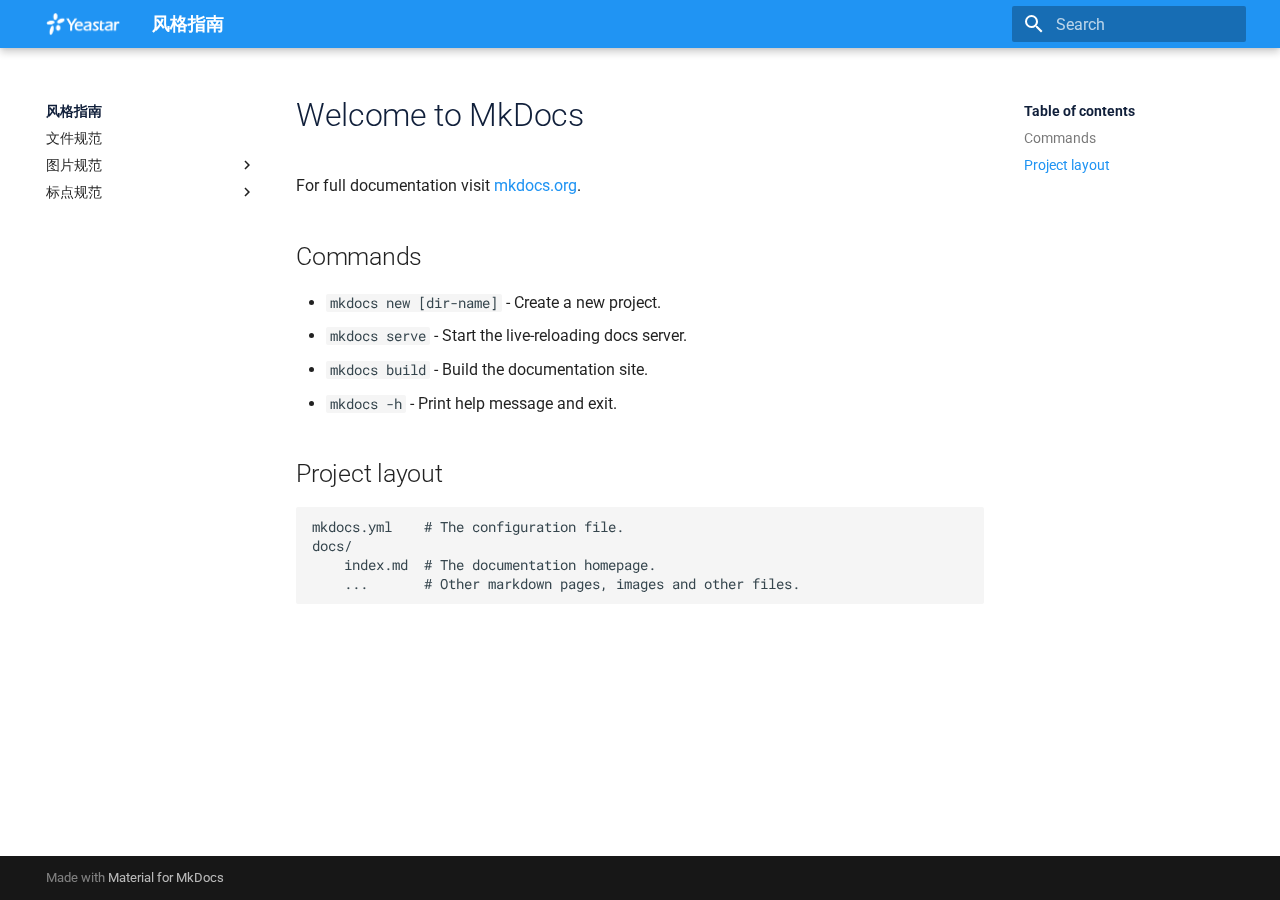
<file: index.html>
<!doctype html>
<html lang="en" class="no-js">
  <head>
    
      <meta charset="utf-8">
      <meta name="viewport" content="width=device-width,initial-scale=1">
      
      
      
      
      
      
      <link rel="icon" href="img/favicon.ico">
      <meta name="generator" content="mkdocs-1.5.3, mkdocs-material-9.5.17">
    
    
      
        <title>风格指南</title>
      
    
    
      <link rel="stylesheet" href="assets/stylesheets/main.bcfcd587.min.css">
      
        
        <link rel="stylesheet" href="assets/stylesheets/palette.06af60db.min.css">
      
      
  
  
    
    
  
    
    
  
    
    
  
    
    
  
    
    
  
    
    
  
    
    
  
    
    
  
    
    
  
    
    
  
    
    
  
    
    
  
  
  <style>:root{--md-admonition-icon--note:url('data:image/svg+xml;charset=utf-8,<svg xmlns="http://www.w3.org/2000/svg" viewBox="0 0 16 16"><path d="M1 7.775V2.75C1 1.784 1.784 1 2.75 1h5.025c.464 0 .91.184 1.238.513l6.25 6.25a1.75 1.75 0 0 1 0 2.474l-5.026 5.026a1.75 1.75 0 0 1-2.474 0l-6.25-6.25A1.752 1.752 0 0 1 1 7.775Zm1.5 0c0 .066.026.13.073.177l6.25 6.25a.25.25 0 0 0 .354 0l5.025-5.025a.25.25 0 0 0 0-.354l-6.25-6.25a.25.25 0 0 0-.177-.073H2.75a.25.25 0 0 0-.25.25ZM6 5a1 1 0 1 1 0 2 1 1 0 0 1 0-2Z"/></svg>');--md-admonition-icon--abstract:url('data:image/svg+xml;charset=utf-8,<svg xmlns="http://www.w3.org/2000/svg" viewBox="0 0 16 16"><path d="M2.5 1.75v11.5c0 .138.112.25.25.25h3.17a.75.75 0 0 1 0 1.5H2.75A1.75 1.75 0 0 1 1 13.25V1.75C1 .784 1.784 0 2.75 0h8.5C12.216 0 13 .784 13 1.75v7.736a.75.75 0 0 1-1.5 0V1.75a.25.25 0 0 0-.25-.25h-8.5a.25.25 0 0 0-.25.25Zm13.274 9.537v-.001l-4.557 4.45a.75.75 0 0 1-1.055-.008l-1.943-1.95a.75.75 0 0 1 1.062-1.058l1.419 1.425 4.026-3.932a.75.75 0 1 1 1.048 1.074ZM4.75 4h4.5a.75.75 0 0 1 0 1.5h-4.5a.75.75 0 0 1 0-1.5ZM4 7.75A.75.75 0 0 1 4.75 7h2a.75.75 0 0 1 0 1.5h-2A.75.75 0 0 1 4 7.75Z"/></svg>');--md-admonition-icon--info:url('data:image/svg+xml;charset=utf-8,<svg xmlns="http://www.w3.org/2000/svg" viewBox="0 0 16 16"><path d="M0 8a8 8 0 1 1 16 0A8 8 0 0 1 0 8Zm8-6.5a6.5 6.5 0 1 0 0 13 6.5 6.5 0 0 0 0-13ZM6.5 7.75A.75.75 0 0 1 7.25 7h1a.75.75 0 0 1 .75.75v2.75h.25a.75.75 0 0 1 0 1.5h-2a.75.75 0 0 1 0-1.5h.25v-2h-.25a.75.75 0 0 1-.75-.75ZM8 6a1 1 0 1 1 0-2 1 1 0 0 1 0 2Z"/></svg>');--md-admonition-icon--tip:url('data:image/svg+xml;charset=utf-8,<svg xmlns="http://www.w3.org/2000/svg" viewBox="0 0 16 16"><path d="M3.499.75a.75.75 0 0 1 1.5 0v.996C5.9 2.903 6.793 3.65 7.662 4.376l.24.202c-.036-.694.055-1.422.426-2.163C9.1.873 10.794-.045 12.622.26 14.408.558 16 1.94 16 4.25c0 1.278-.954 2.575-2.44 2.734l.146.508.065.22c.203.701.412 1.455.476 2.226.142 1.707-.4 3.03-1.487 3.898C11.714 14.671 10.27 15 8.75 15h-6a.75.75 0 0 1 0-1.5h1.376a4.484 4.484 0 0 1-.563-1.191 3.835 3.835 0 0 1-.05-2.063 4.647 4.647 0 0 1-2.025-.293.75.75 0 0 1 .525-1.406c1.357.507 2.376-.006 2.698-.318l.009-.01a.747.747 0 0 1 1.06 0 .748.748 0 0 1-.012 1.074c-.912.92-.992 1.835-.768 2.586.221.74.745 1.337 1.196 1.621H8.75c1.343 0 2.398-.296 3.074-.836.635-.507 1.036-1.31.928-2.602-.05-.603-.216-1.224-.422-1.93l-.064-.221c-.12-.407-.246-.84-.353-1.29a2.425 2.425 0 0 1-.507-.441 3.075 3.075 0 0 1-.633-1.248.75.75 0 0 1 1.455-.364c.046.185.144.436.31.627.146.168.353.305.712.305.738 0 1.25-.615 1.25-1.25 0-1.47-.95-2.315-2.123-2.51-1.172-.196-2.227.387-2.706 1.345-.46.92-.27 1.774.019 3.062l.042.19a.884.884 0 0 1 .01.05c.348.443.666.949.94 1.553a.75.75 0 1 1-1.365.62c-.553-1.217-1.32-1.94-2.3-2.768L6.7 5.527c-.814-.68-1.75-1.462-2.692-2.619a3.737 3.737 0 0 0-1.023.88c-.406.495-.663 1.036-.722 1.508.116.122.306.21.591.239.388.038.797-.06 1.032-.19a.75.75 0 0 1 .728 1.31c-.515.287-1.23.439-1.906.373-.682-.067-1.473-.38-1.879-1.193L.75 5.677V5.5c0-.984.48-1.94 1.077-2.664.46-.559 1.05-1.055 1.673-1.353V.75Z"/></svg>');--md-admonition-icon--success:url('data:image/svg+xml;charset=utf-8,<svg xmlns="http://www.w3.org/2000/svg" viewBox="0 0 16 16"><path d="M13.78 4.22a.75.75 0 0 1 0 1.06l-7.25 7.25a.75.75 0 0 1-1.06 0L2.22 9.28a.751.751 0 0 1 .018-1.042.751.751 0 0 1 1.042-.018L6 10.94l6.72-6.72a.75.75 0 0 1 1.06 0Z"/></svg>');--md-admonition-icon--question:url('data:image/svg+xml;charset=utf-8,<svg xmlns="http://www.w3.org/2000/svg" viewBox="0 0 16 16"><path d="M0 8a8 8 0 1 1 16 0A8 8 0 0 1 0 8Zm8-6.5a6.5 6.5 0 1 0 0 13 6.5 6.5 0 0 0 0-13ZM6.92 6.085h.001a.749.749 0 1 1-1.342-.67c.169-.339.436-.701.849-.977C6.845 4.16 7.369 4 8 4a2.756 2.756 0 0 1 1.637.525c.503.377.863.965.863 1.725 0 .448-.115.83-.329 1.15-.205.307-.47.513-.692.662-.109.072-.22.138-.313.195l-.006.004a6.24 6.24 0 0 0-.26.16.952.952 0 0 0-.276.245.75.75 0 0 1-1.248-.832c.184-.264.42-.489.692-.661.103-.067.207-.132.313-.195l.007-.004c.1-.061.182-.11.258-.161a.969.969 0 0 0 .277-.245C8.96 6.514 9 6.427 9 6.25a.612.612 0 0 0-.262-.525A1.27 1.27 0 0 0 8 5.5c-.369 0-.595.09-.74.187a1.01 1.01 0 0 0-.34.398ZM9 11a1 1 0 1 1-2 0 1 1 0 0 1 2 0Z"/></svg>');--md-admonition-icon--warning:url('data:image/svg+xml;charset=utf-8,<svg xmlns="http://www.w3.org/2000/svg" viewBox="0 0 16 16"><path d="M6.457 1.047c.659-1.234 2.427-1.234 3.086 0l6.082 11.378A1.75 1.75 0 0 1 14.082 15H1.918a1.75 1.75 0 0 1-1.543-2.575Zm1.763.707a.25.25 0 0 0-.44 0L1.698 13.132a.25.25 0 0 0 .22.368h12.164a.25.25 0 0 0 .22-.368Zm.53 3.996v2.5a.75.75 0 0 1-1.5 0v-2.5a.75.75 0 0 1 1.5 0ZM9 11a1 1 0 1 1-2 0 1 1 0 0 1 2 0Z"/></svg>');--md-admonition-icon--failure:url('data:image/svg+xml;charset=utf-8,<svg xmlns="http://www.w3.org/2000/svg" viewBox="0 0 16 16"><path d="M2.344 2.343h-.001a8 8 0 0 1 11.314 11.314A8.002 8.002 0 0 1 .234 10.089a8 8 0 0 1 2.11-7.746Zm1.06 10.253a6.5 6.5 0 1 0 9.108-9.275 6.5 6.5 0 0 0-9.108 9.275ZM6.03 4.97 8 6.94l1.97-1.97a.749.749 0 0 1 1.275.326.749.749 0 0 1-.215.734L9.06 8l1.97 1.97a.749.749 0 0 1-.326 1.275.749.749 0 0 1-.734-.215L8 9.06l-1.97 1.97a.749.749 0 0 1-1.275-.326.749.749 0 0 1 .215-.734L6.94 8 4.97 6.03a.751.751 0 0 1 .018-1.042.751.751 0 0 1 1.042-.018Z"/></svg>');--md-admonition-icon--danger:url('data:image/svg+xml;charset=utf-8,<svg xmlns="http://www.w3.org/2000/svg" viewBox="0 0 16 16"><path d="M9.504.43a1.516 1.516 0 0 1 2.437 1.713L10.415 5.5h2.123c1.57 0 2.346 1.909 1.22 3.004l-7.34 7.142a1.249 1.249 0 0 1-.871.354h-.302a1.25 1.25 0 0 1-1.157-1.723L5.633 10.5H3.462c-1.57 0-2.346-1.909-1.22-3.004L9.503.429Zm1.047 1.074L3.286 8.571A.25.25 0 0 0 3.462 9H6.75a.75.75 0 0 1 .694 1.034l-1.713 4.188 6.982-6.793A.25.25 0 0 0 12.538 7H9.25a.75.75 0 0 1-.683-1.06l2.008-4.418.003-.006a.036.036 0 0 0-.004-.009l-.006-.006-.008-.001c-.003 0-.006.002-.009.004Z"/></svg>');--md-admonition-icon--bug:url('data:image/svg+xml;charset=utf-8,<svg xmlns="http://www.w3.org/2000/svg" viewBox="0 0 16 16"><path d="M4.72.22a.75.75 0 0 1 1.06 0l1 .999a3.488 3.488 0 0 1 2.441 0l.999-1a.748.748 0 0 1 1.265.332.75.75 0 0 1-.205.729l-.775.776c.616.63.995 1.493.995 2.444v.327c0 .1-.009.197-.025.292.408.14.764.392 1.029.722l1.968-.787a.75.75 0 0 1 .556 1.392L13 7.258V9h2.25a.75.75 0 0 1 0 1.5H13v.5c0 .409-.049.806-.141 1.186l2.17.868a.75.75 0 0 1-.557 1.392l-2.184-.873A4.997 4.997 0 0 1 8 16a4.997 4.997 0 0 1-4.288-2.427l-2.183.873a.75.75 0 0 1-.558-1.392l2.17-.868A5.036 5.036 0 0 1 3 11v-.5H.75a.75.75 0 0 1 0-1.5H3V7.258L.971 6.446a.75.75 0 0 1 .558-1.392l1.967.787c.265-.33.62-.583 1.03-.722a1.677 1.677 0 0 1-.026-.292V4.5c0-.951.38-1.814.995-2.444L4.72 1.28a.75.75 0 0 1 0-1.06Zm.53 6.28a.75.75 0 0 0-.75.75V11a3.5 3.5 0 1 0 7 0V7.25a.75.75 0 0 0-.75-.75ZM6.173 5h3.654A.172.172 0 0 0 10 4.827V4.5a2 2 0 1 0-4 0v.327c0 .096.077.173.173.173Z"/></svg>');--md-admonition-icon--example:url('data:image/svg+xml;charset=utf-8,<svg xmlns="http://www.w3.org/2000/svg" viewBox="0 0 16 16"><path d="M5 5.782V2.5h-.25a.75.75 0 0 1 0-1.5h6.5a.75.75 0 0 1 0 1.5H11v3.282l3.666 5.76C15.619 13.04 14.543 15 12.767 15H3.233c-1.776 0-2.852-1.96-1.899-3.458Zm-2.4 6.565a.75.75 0 0 0 .633 1.153h9.534a.75.75 0 0 0 .633-1.153L12.225 10.5h-8.45ZM9.5 2.5h-3V6c0 .143-.04.283-.117.403L4.73 9h6.54L9.617 6.403A.746.746 0 0 1 9.5 6Z"/></svg>');--md-admonition-icon--quote:url('data:image/svg+xml;charset=utf-8,<svg xmlns="http://www.w3.org/2000/svg" viewBox="0 0 16 16"><path d="M1.75 2.5h10.5a.75.75 0 0 1 0 1.5H1.75a.75.75 0 0 1 0-1.5Zm4 5h8.5a.75.75 0 0 1 0 1.5h-8.5a.75.75 0 0 1 0-1.5Zm0 5h8.5a.75.75 0 0 1 0 1.5h-8.5a.75.75 0 0 1 0-1.5ZM2.5 7.75v6a.75.75 0 0 1-1.5 0v-6a.75.75 0 0 1 1.5 0Z"/></svg>');}</style>



    
    
      
    
    
      
        
        
        <link rel="preconnect" href="https://fonts.gstatic.com" crossorigin>
        <link rel="stylesheet" href="https://fonts.googleapis.com/css?family=Roboto:300,300i,400,400i,700,700i%7CRoboto+Mono:400,400i,700,700i&display=fallback">
        <style>:root{--md-text-font:"Roboto";--md-code-font:"Roboto Mono"}</style>
      
    
    
      <link rel="stylesheet" href="resources/extra.css">
    
    <script>__md_scope=new URL(".",location),__md_hash=e=>[...e].reduce((e,_)=>(e<<5)-e+_.charCodeAt(0),0),__md_get=(e,_=localStorage,t=__md_scope)=>JSON.parse(_.getItem(t.pathname+"."+e)),__md_set=(e,_,t=localStorage,a=__md_scope)=>{try{t.setItem(a.pathname+"."+e,JSON.stringify(_))}catch(e){}}</script>
    
      

    
    
    
  </head>
  
  
    
    
    
    
    
    <body dir="ltr" data-md-color-scheme="default" data-md-color-primary="blue" data-md-color-accent="indigo">
  
    
    <input class="md-toggle" data-md-toggle="drawer" type="checkbox" id="__drawer" autocomplete="off">
    <input class="md-toggle" data-md-toggle="search" type="checkbox" id="__search" autocomplete="off">
    <label class="md-overlay" for="__drawer"></label>
    <div data-md-component="skip">
      
        
        <a href="#welcome-to-mkdocs" class="md-skip">
          Skip to content
        </a>
      
    </div>
    <div data-md-component="announce">
      
    </div>
    
    
      

  

<header class="md-header md-header--shadow" data-md-component="header">
  <nav class="md-header__inner md-grid" aria-label="Header">
    <a href="." title="风格指南" class="md-header__button md-logo" aria-label="风格指南" data-md-component="logo">
      
  <img src="img/logo.png" alt="logo">

    </a>
    <label class="md-header__button md-icon" for="__drawer">
      
      <svg xmlns="http://www.w3.org/2000/svg" viewBox="0 0 24 24"><path d="M3 6h18v2H3V6m0 5h18v2H3v-2m0 5h18v2H3v-2Z"/></svg>
    </label>
    <div class="md-header__title" data-md-component="header-title">
      <div class="md-header__ellipsis">
        <div class="md-header__topic">
          <span class="md-ellipsis">
            风格指南
          </span>
        </div>
        <div class="md-header__topic" data-md-component="header-topic">
          <span class="md-ellipsis">
            
              Welcome to MkDocs
            
          </span>
        </div>
      </div>
    </div>
    
      
    
    
    
    
      <label class="md-header__button md-icon" for="__search">
        
        <svg xmlns="http://www.w3.org/2000/svg" viewBox="0 0 24 24"><path d="M9.5 3A6.5 6.5 0 0 1 16 9.5c0 1.61-.59 3.09-1.56 4.23l.27.27h.79l5 5-1.5 1.5-5-5v-.79l-.27-.27A6.516 6.516 0 0 1 9.5 16 6.5 6.5 0 0 1 3 9.5 6.5 6.5 0 0 1 9.5 3m0 2C7 5 5 7 5 9.5S7 14 9.5 14 14 12 14 9.5 12 5 9.5 5Z"/></svg>
      </label>
      <div class="md-search" data-md-component="search" role="dialog">
  <label class="md-search__overlay" for="__search"></label>
  <div class="md-search__inner" role="search">
    <form class="md-search__form" name="search">
      <input type="text" class="md-search__input" name="query" aria-label="Search" placeholder="Search" autocapitalize="off" autocorrect="off" autocomplete="off" spellcheck="false" data-md-component="search-query" required>
      <label class="md-search__icon md-icon" for="__search">
        
        <svg xmlns="http://www.w3.org/2000/svg" viewBox="0 0 24 24"><path d="M9.5 3A6.5 6.5 0 0 1 16 9.5c0 1.61-.59 3.09-1.56 4.23l.27.27h.79l5 5-1.5 1.5-5-5v-.79l-.27-.27A6.516 6.516 0 0 1 9.5 16 6.5 6.5 0 0 1 3 9.5 6.5 6.5 0 0 1 9.5 3m0 2C7 5 5 7 5 9.5S7 14 9.5 14 14 12 14 9.5 12 5 9.5 5Z"/></svg>
        
        <svg xmlns="http://www.w3.org/2000/svg" viewBox="0 0 24 24"><path d="M20 11v2H8l5.5 5.5-1.42 1.42L4.16 12l7.92-7.92L13.5 5.5 8 11h12Z"/></svg>
      </label>
      <nav class="md-search__options" aria-label="Search">
        
        <button type="reset" class="md-search__icon md-icon" title="Clear" aria-label="Clear" tabindex="-1">
          
          <svg xmlns="http://www.w3.org/2000/svg" viewBox="0 0 24 24"><path d="M19 6.41 17.59 5 12 10.59 6.41 5 5 6.41 10.59 12 5 17.59 6.41 19 12 13.41 17.59 19 19 17.59 13.41 12 19 6.41Z"/></svg>
        </button>
      </nav>
      
    </form>
    <div class="md-search__output">
      <div class="md-search__scrollwrap" data-md-scrollfix>
        <div class="md-search-result" data-md-component="search-result">
          <div class="md-search-result__meta">
            Initializing search
          </div>
          <ol class="md-search-result__list" role="presentation"></ol>
        </div>
      </div>
    </div>
  </div>
</div>
    
    
  </nav>
  
</header>
    
    <div class="md-container" data-md-component="container">
      
      
        
          
        
      
      <main class="md-main" data-md-component="main">
        <div class="md-main__inner md-grid">
          
            
              
              <div class="md-sidebar md-sidebar--primary" data-md-component="sidebar" data-md-type="navigation" >
                <div class="md-sidebar__scrollwrap">
                  <div class="md-sidebar__inner">
                    



<nav class="md-nav md-nav--primary" aria-label="Navigation" data-md-level="0">
  <label class="md-nav__title" for="__drawer">
    <a href="." title="风格指南" class="md-nav__button md-logo" aria-label="风格指南" data-md-component="logo">
      
  <img src="img/logo.png" alt="logo">

    </a>
    风格指南
  </label>
  
  <ul class="md-nav__list" data-md-scrollfix>
    
      
      
  
  
  
  
    <li class="md-nav__item">
      <a href="file/" class="md-nav__link">
        
  
  <span class="md-ellipsis">
    文件规范
  </span>
  

      </a>
    </li>
  

    
      
      
  
  
  
  
    
    
    
    
    <li class="md-nav__item md-nav__item--nested">
      
        
        
        <input class="md-nav__toggle md-toggle " type="checkbox" id="__nav_2" >
        
          
          <label class="md-nav__link" for="__nav_2" id="__nav_2_label" tabindex="0">
            
  
  <span class="md-ellipsis">
    图片规范
  </span>
  

            <span class="md-nav__icon md-icon"></span>
          </label>
        
        <nav class="md-nav" data-md-level="1" aria-labelledby="__nav_2_label" aria-expanded="false">
          <label class="md-nav__title" for="__nav_2">
            <span class="md-nav__icon md-icon"></span>
            图片规范
          </label>
          <ul class="md-nav__list" data-md-scrollfix>
            
              
                
  
  
  
  
    <li class="md-nav__item">
      <a href="icon/" class="md-nav__link">
        
  
  <span class="md-ellipsis">
    图标
  </span>
  

      </a>
    </li>
  

              
            
              
                
  
  
  
  
    <li class="md-nav__item">
      <a href="typology/" class="md-nav__link">
        
  
  <span class="md-ellipsis">
    拓扑图
  </span>
  

      </a>
    </li>
  

              
            
              
                
  
  
  
  
    <li class="md-nav__item">
      <a href="screenshot/" class="md-nav__link">
        
  
  <span class="md-ellipsis">
    截图
  </span>
  

      </a>
    </li>
  

              
            
          </ul>
        </nav>
      
    </li>
  

    
      
      
  
  
  
  
    
    
    
    
    <li class="md-nav__item md-nav__item--nested">
      
        
        
        <input class="md-nav__toggle md-toggle " type="checkbox" id="__nav_3" >
        
          
          <label class="md-nav__link" for="__nav_3" id="__nav_3_label" tabindex="0">
            
  
  <span class="md-ellipsis">
    标点规范
  </span>
  

            <span class="md-nav__icon md-icon"></span>
          </label>
        
        <nav class="md-nav" data-md-level="1" aria-labelledby="__nav_3_label" aria-expanded="false">
          <label class="md-nav__title" for="__nav_3">
            <span class="md-nav__icon md-icon"></span>
            标点规范
          </label>
          <ul class="md-nav__list" data-md-scrollfix>
            
              
                
  
  
  
  
    <li class="md-nav__item">
      <a href="space/" class="md-nav__link">
        
  
  <span class="md-ellipsis">
    空格
  </span>
  

      </a>
    </li>
  

              
            
          </ul>
        </nav>
      
    </li>
  

    
  </ul>
</nav>
                  </div>
                </div>
              </div>
            
            
              
              <div class="md-sidebar md-sidebar--secondary" data-md-component="sidebar" data-md-type="toc" >
                <div class="md-sidebar__scrollwrap">
                  <div class="md-sidebar__inner">
                    

<nav class="md-nav md-nav--secondary" aria-label="Table of contents">
  
  
  
    
  
  
    <label class="md-nav__title" for="__toc">
      <span class="md-nav__icon md-icon"></span>
      Table of contents
    </label>
    <ul class="md-nav__list" data-md-component="toc" data-md-scrollfix>
      
        <li class="md-nav__item">
  <a href="#commands" class="md-nav__link">
    <span class="md-ellipsis">
      Commands
    </span>
  </a>
  
</li>
      
        <li class="md-nav__item">
  <a href="#project-layout" class="md-nav__link">
    <span class="md-ellipsis">
      Project layout
    </span>
  </a>
  
</li>
      
    </ul>
  
</nav>
                  </div>
                </div>
              </div>
            
          
          
            <div class="md-content" data-md-component="content">
              <article class="md-content__inner md-typeset">
                
                  


<h1 id="welcome-to-mkdocs">Welcome to MkDocs</h1>
<p>For full documentation visit <a href="https://www.mkdocs.org">mkdocs.org</a>.</p>
<h2 id="commands">Commands</h2>
<ul>
<li><code>mkdocs new [dir-name]</code> - Create a new project.</li>
<li><code>mkdocs serve</code> - Start the live-reloading docs server.</li>
<li><code>mkdocs build</code> - Build the documentation site.</li>
<li><code>mkdocs -h</code> - Print help message and exit.</li>
</ul>
<h2 id="project-layout">Project layout</h2>
<pre><code>mkdocs.yml    # The configuration file.
docs/
    index.md  # The documentation homepage.
    ...       # Other markdown pages, images and other files.
</code></pre>












                
              </article>
            </div>
          
          
<script>var target=document.getElementById(location.hash.slice(1));target&&target.name&&(target.checked=target.name.startsWith("__tabbed_"))</script>
        </div>
        
      </main>
      
        <footer class="md-footer">
  
  <div class="md-footer-meta md-typeset">
    <div class="md-footer-meta__inner md-grid">
      <div class="md-copyright">
  
  
    Made with
    <a href="https://squidfunk.github.io/mkdocs-material/" target="_blank" rel="noopener">
      Material for MkDocs
    </a>
  
</div>
      
    </div>
  </div>
</footer>
      
    </div>
    <div class="md-dialog" data-md-component="dialog">
      <div class="md-dialog__inner md-typeset"></div>
    </div>
    
    
    <script id="__config" type="application/json">{"base": ".", "features": [], "search": "assets/javascripts/workers/search.b8dbb3d2.min.js", "translations": {"clipboard.copied": "Copied to clipboard", "clipboard.copy": "Copy to clipboard", "search.result.more.one": "1 more on this page", "search.result.more.other": "# more on this page", "search.result.none": "No matching documents", "search.result.one": "1 matching document", "search.result.other": "# matching documents", "search.result.placeholder": "Type to start searching", "search.result.term.missing": "Missing", "select.version": "Select version"}}</script>
    
    
      <script src="assets/javascripts/bundle.1e8ae164.min.js"></script>
      
    
  </body>
</html>
</file>
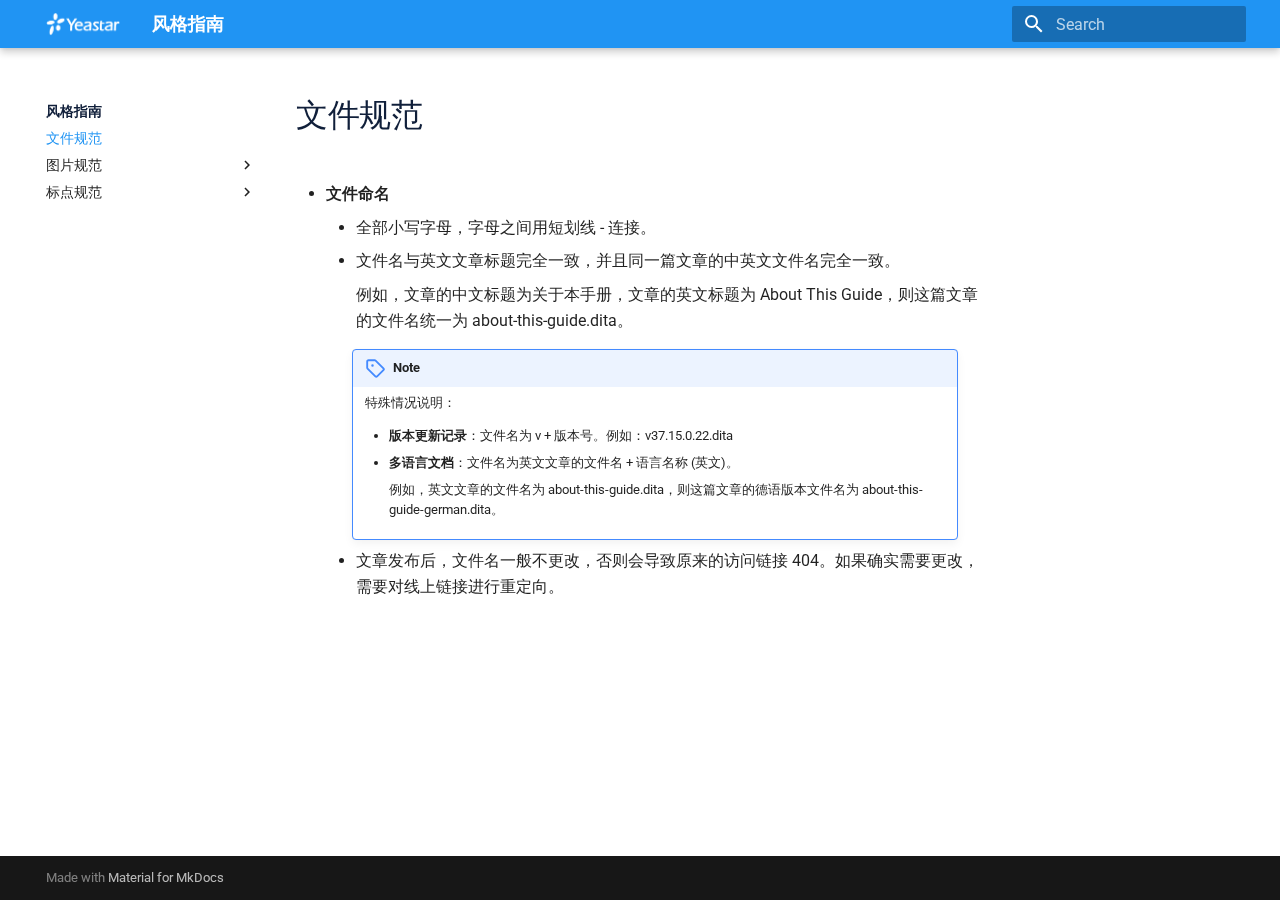
<file: file/index.html>
<!doctype html>
<html lang="en" class="no-js">
  <head>
    
      <meta charset="utf-8">
      <meta name="viewport" content="width=device-width,initial-scale=1">
      
      
      
      
      
        <link rel="next" href="../icon/">
      
      
      <link rel="icon" href="../img/favicon.ico">
      <meta name="generator" content="mkdocs-1.5.3, mkdocs-material-9.5.17">
    
    
      
        <title>文件规范 - 风格指南</title>
      
    
    
      <link rel="stylesheet" href="../assets/stylesheets/main.bcfcd587.min.css">
      
        
        <link rel="stylesheet" href="../assets/stylesheets/palette.06af60db.min.css">
      
      
  
  
    
    
  
    
    
  
    
    
  
    
    
  
    
    
  
    
    
  
    
    
  
    
    
  
    
    
  
    
    
  
    
    
  
    
    
  
  
  <style>:root{--md-admonition-icon--note:url('data:image/svg+xml;charset=utf-8,<svg xmlns="http://www.w3.org/2000/svg" viewBox="0 0 16 16"><path d="M1 7.775V2.75C1 1.784 1.784 1 2.75 1h5.025c.464 0 .91.184 1.238.513l6.25 6.25a1.75 1.75 0 0 1 0 2.474l-5.026 5.026a1.75 1.75 0 0 1-2.474 0l-6.25-6.25A1.752 1.752 0 0 1 1 7.775Zm1.5 0c0 .066.026.13.073.177l6.25 6.25a.25.25 0 0 0 .354 0l5.025-5.025a.25.25 0 0 0 0-.354l-6.25-6.25a.25.25 0 0 0-.177-.073H2.75a.25.25 0 0 0-.25.25ZM6 5a1 1 0 1 1 0 2 1 1 0 0 1 0-2Z"/></svg>');--md-admonition-icon--abstract:url('data:image/svg+xml;charset=utf-8,<svg xmlns="http://www.w3.org/2000/svg" viewBox="0 0 16 16"><path d="M2.5 1.75v11.5c0 .138.112.25.25.25h3.17a.75.75 0 0 1 0 1.5H2.75A1.75 1.75 0 0 1 1 13.25V1.75C1 .784 1.784 0 2.75 0h8.5C12.216 0 13 .784 13 1.75v7.736a.75.75 0 0 1-1.5 0V1.75a.25.25 0 0 0-.25-.25h-8.5a.25.25 0 0 0-.25.25Zm13.274 9.537v-.001l-4.557 4.45a.75.75 0 0 1-1.055-.008l-1.943-1.95a.75.75 0 0 1 1.062-1.058l1.419 1.425 4.026-3.932a.75.75 0 1 1 1.048 1.074ZM4.75 4h4.5a.75.75 0 0 1 0 1.5h-4.5a.75.75 0 0 1 0-1.5ZM4 7.75A.75.75 0 0 1 4.75 7h2a.75.75 0 0 1 0 1.5h-2A.75.75 0 0 1 4 7.75Z"/></svg>');--md-admonition-icon--info:url('data:image/svg+xml;charset=utf-8,<svg xmlns="http://www.w3.org/2000/svg" viewBox="0 0 16 16"><path d="M0 8a8 8 0 1 1 16 0A8 8 0 0 1 0 8Zm8-6.5a6.5 6.5 0 1 0 0 13 6.5 6.5 0 0 0 0-13ZM6.5 7.75A.75.75 0 0 1 7.25 7h1a.75.75 0 0 1 .75.75v2.75h.25a.75.75 0 0 1 0 1.5h-2a.75.75 0 0 1 0-1.5h.25v-2h-.25a.75.75 0 0 1-.75-.75ZM8 6a1 1 0 1 1 0-2 1 1 0 0 1 0 2Z"/></svg>');--md-admonition-icon--tip:url('data:image/svg+xml;charset=utf-8,<svg xmlns="http://www.w3.org/2000/svg" viewBox="0 0 16 16"><path d="M3.499.75a.75.75 0 0 1 1.5 0v.996C5.9 2.903 6.793 3.65 7.662 4.376l.24.202c-.036-.694.055-1.422.426-2.163C9.1.873 10.794-.045 12.622.26 14.408.558 16 1.94 16 4.25c0 1.278-.954 2.575-2.44 2.734l.146.508.065.22c.203.701.412 1.455.476 2.226.142 1.707-.4 3.03-1.487 3.898C11.714 14.671 10.27 15 8.75 15h-6a.75.75 0 0 1 0-1.5h1.376a4.484 4.484 0 0 1-.563-1.191 3.835 3.835 0 0 1-.05-2.063 4.647 4.647 0 0 1-2.025-.293.75.75 0 0 1 .525-1.406c1.357.507 2.376-.006 2.698-.318l.009-.01a.747.747 0 0 1 1.06 0 .748.748 0 0 1-.012 1.074c-.912.92-.992 1.835-.768 2.586.221.74.745 1.337 1.196 1.621H8.75c1.343 0 2.398-.296 3.074-.836.635-.507 1.036-1.31.928-2.602-.05-.603-.216-1.224-.422-1.93l-.064-.221c-.12-.407-.246-.84-.353-1.29a2.425 2.425 0 0 1-.507-.441 3.075 3.075 0 0 1-.633-1.248.75.75 0 0 1 1.455-.364c.046.185.144.436.31.627.146.168.353.305.712.305.738 0 1.25-.615 1.25-1.25 0-1.47-.95-2.315-2.123-2.51-1.172-.196-2.227.387-2.706 1.345-.46.92-.27 1.774.019 3.062l.042.19a.884.884 0 0 1 .01.05c.348.443.666.949.94 1.553a.75.75 0 1 1-1.365.62c-.553-1.217-1.32-1.94-2.3-2.768L6.7 5.527c-.814-.68-1.75-1.462-2.692-2.619a3.737 3.737 0 0 0-1.023.88c-.406.495-.663 1.036-.722 1.508.116.122.306.21.591.239.388.038.797-.06 1.032-.19a.75.75 0 0 1 .728 1.31c-.515.287-1.23.439-1.906.373-.682-.067-1.473-.38-1.879-1.193L.75 5.677V5.5c0-.984.48-1.94 1.077-2.664.46-.559 1.05-1.055 1.673-1.353V.75Z"/></svg>');--md-admonition-icon--success:url('data:image/svg+xml;charset=utf-8,<svg xmlns="http://www.w3.org/2000/svg" viewBox="0 0 16 16"><path d="M13.78 4.22a.75.75 0 0 1 0 1.06l-7.25 7.25a.75.75 0 0 1-1.06 0L2.22 9.28a.751.751 0 0 1 .018-1.042.751.751 0 0 1 1.042-.018L6 10.94l6.72-6.72a.75.75 0 0 1 1.06 0Z"/></svg>');--md-admonition-icon--question:url('data:image/svg+xml;charset=utf-8,<svg xmlns="http://www.w3.org/2000/svg" viewBox="0 0 16 16"><path d="M0 8a8 8 0 1 1 16 0A8 8 0 0 1 0 8Zm8-6.5a6.5 6.5 0 1 0 0 13 6.5 6.5 0 0 0 0-13ZM6.92 6.085h.001a.749.749 0 1 1-1.342-.67c.169-.339.436-.701.849-.977C6.845 4.16 7.369 4 8 4a2.756 2.756 0 0 1 1.637.525c.503.377.863.965.863 1.725 0 .448-.115.83-.329 1.15-.205.307-.47.513-.692.662-.109.072-.22.138-.313.195l-.006.004a6.24 6.24 0 0 0-.26.16.952.952 0 0 0-.276.245.75.75 0 0 1-1.248-.832c.184-.264.42-.489.692-.661.103-.067.207-.132.313-.195l.007-.004c.1-.061.182-.11.258-.161a.969.969 0 0 0 .277-.245C8.96 6.514 9 6.427 9 6.25a.612.612 0 0 0-.262-.525A1.27 1.27 0 0 0 8 5.5c-.369 0-.595.09-.74.187a1.01 1.01 0 0 0-.34.398ZM9 11a1 1 0 1 1-2 0 1 1 0 0 1 2 0Z"/></svg>');--md-admonition-icon--warning:url('data:image/svg+xml;charset=utf-8,<svg xmlns="http://www.w3.org/2000/svg" viewBox="0 0 16 16"><path d="M6.457 1.047c.659-1.234 2.427-1.234 3.086 0l6.082 11.378A1.75 1.75 0 0 1 14.082 15H1.918a1.75 1.75 0 0 1-1.543-2.575Zm1.763.707a.25.25 0 0 0-.44 0L1.698 13.132a.25.25 0 0 0 .22.368h12.164a.25.25 0 0 0 .22-.368Zm.53 3.996v2.5a.75.75 0 0 1-1.5 0v-2.5a.75.75 0 0 1 1.5 0ZM9 11a1 1 0 1 1-2 0 1 1 0 0 1 2 0Z"/></svg>');--md-admonition-icon--failure:url('data:image/svg+xml;charset=utf-8,<svg xmlns="http://www.w3.org/2000/svg" viewBox="0 0 16 16"><path d="M2.344 2.343h-.001a8 8 0 0 1 11.314 11.314A8.002 8.002 0 0 1 .234 10.089a8 8 0 0 1 2.11-7.746Zm1.06 10.253a6.5 6.5 0 1 0 9.108-9.275 6.5 6.5 0 0 0-9.108 9.275ZM6.03 4.97 8 6.94l1.97-1.97a.749.749 0 0 1 1.275.326.749.749 0 0 1-.215.734L9.06 8l1.97 1.97a.749.749 0 0 1-.326 1.275.749.749 0 0 1-.734-.215L8 9.06l-1.97 1.97a.749.749 0 0 1-1.275-.326.749.749 0 0 1 .215-.734L6.94 8 4.97 6.03a.751.751 0 0 1 .018-1.042.751.751 0 0 1 1.042-.018Z"/></svg>');--md-admonition-icon--danger:url('data:image/svg+xml;charset=utf-8,<svg xmlns="http://www.w3.org/2000/svg" viewBox="0 0 16 16"><path d="M9.504.43a1.516 1.516 0 0 1 2.437 1.713L10.415 5.5h2.123c1.57 0 2.346 1.909 1.22 3.004l-7.34 7.142a1.249 1.249 0 0 1-.871.354h-.302a1.25 1.25 0 0 1-1.157-1.723L5.633 10.5H3.462c-1.57 0-2.346-1.909-1.22-3.004L9.503.429Zm1.047 1.074L3.286 8.571A.25.25 0 0 0 3.462 9H6.75a.75.75 0 0 1 .694 1.034l-1.713 4.188 6.982-6.793A.25.25 0 0 0 12.538 7H9.25a.75.75 0 0 1-.683-1.06l2.008-4.418.003-.006a.036.036 0 0 0-.004-.009l-.006-.006-.008-.001c-.003 0-.006.002-.009.004Z"/></svg>');--md-admonition-icon--bug:url('data:image/svg+xml;charset=utf-8,<svg xmlns="http://www.w3.org/2000/svg" viewBox="0 0 16 16"><path d="M4.72.22a.75.75 0 0 1 1.06 0l1 .999a3.488 3.488 0 0 1 2.441 0l.999-1a.748.748 0 0 1 1.265.332.75.75 0 0 1-.205.729l-.775.776c.616.63.995 1.493.995 2.444v.327c0 .1-.009.197-.025.292.408.14.764.392 1.029.722l1.968-.787a.75.75 0 0 1 .556 1.392L13 7.258V9h2.25a.75.75 0 0 1 0 1.5H13v.5c0 .409-.049.806-.141 1.186l2.17.868a.75.75 0 0 1-.557 1.392l-2.184-.873A4.997 4.997 0 0 1 8 16a4.997 4.997 0 0 1-4.288-2.427l-2.183.873a.75.75 0 0 1-.558-1.392l2.17-.868A5.036 5.036 0 0 1 3 11v-.5H.75a.75.75 0 0 1 0-1.5H3V7.258L.971 6.446a.75.75 0 0 1 .558-1.392l1.967.787c.265-.33.62-.583 1.03-.722a1.677 1.677 0 0 1-.026-.292V4.5c0-.951.38-1.814.995-2.444L4.72 1.28a.75.75 0 0 1 0-1.06Zm.53 6.28a.75.75 0 0 0-.75.75V11a3.5 3.5 0 1 0 7 0V7.25a.75.75 0 0 0-.75-.75ZM6.173 5h3.654A.172.172 0 0 0 10 4.827V4.5a2 2 0 1 0-4 0v.327c0 .096.077.173.173.173Z"/></svg>');--md-admonition-icon--example:url('data:image/svg+xml;charset=utf-8,<svg xmlns="http://www.w3.org/2000/svg" viewBox="0 0 16 16"><path d="M5 5.782V2.5h-.25a.75.75 0 0 1 0-1.5h6.5a.75.75 0 0 1 0 1.5H11v3.282l3.666 5.76C15.619 13.04 14.543 15 12.767 15H3.233c-1.776 0-2.852-1.96-1.899-3.458Zm-2.4 6.565a.75.75 0 0 0 .633 1.153h9.534a.75.75 0 0 0 .633-1.153L12.225 10.5h-8.45ZM9.5 2.5h-3V6c0 .143-.04.283-.117.403L4.73 9h6.54L9.617 6.403A.746.746 0 0 1 9.5 6Z"/></svg>');--md-admonition-icon--quote:url('data:image/svg+xml;charset=utf-8,<svg xmlns="http://www.w3.org/2000/svg" viewBox="0 0 16 16"><path d="M1.75 2.5h10.5a.75.75 0 0 1 0 1.5H1.75a.75.75 0 0 1 0-1.5Zm4 5h8.5a.75.75 0 0 1 0 1.5h-8.5a.75.75 0 0 1 0-1.5Zm0 5h8.5a.75.75 0 0 1 0 1.5h-8.5a.75.75 0 0 1 0-1.5ZM2.5 7.75v6a.75.75 0 0 1-1.5 0v-6a.75.75 0 0 1 1.5 0Z"/></svg>');}</style>



    
    
      
    
    
      
        
        
        <link rel="preconnect" href="https://fonts.gstatic.com" crossorigin>
        <link rel="stylesheet" href="https://fonts.googleapis.com/css?family=Roboto:300,300i,400,400i,700,700i%7CRoboto+Mono:400,400i,700,700i&display=fallback">
        <style>:root{--md-text-font:"Roboto";--md-code-font:"Roboto Mono"}</style>
      
    
    
      <link rel="stylesheet" href="../resources/extra.css">
    
    <script>__md_scope=new URL("..",location),__md_hash=e=>[...e].reduce((e,_)=>(e<<5)-e+_.charCodeAt(0),0),__md_get=(e,_=localStorage,t=__md_scope)=>JSON.parse(_.getItem(t.pathname+"."+e)),__md_set=(e,_,t=localStorage,a=__md_scope)=>{try{t.setItem(a.pathname+"."+e,JSON.stringify(_))}catch(e){}}</script>
    
      

    
    
    
  </head>
  
  
    
    
    
    
    
    <body dir="ltr" data-md-color-scheme="default" data-md-color-primary="blue" data-md-color-accent="indigo">
  
    
    <input class="md-toggle" data-md-toggle="drawer" type="checkbox" id="__drawer" autocomplete="off">
    <input class="md-toggle" data-md-toggle="search" type="checkbox" id="__search" autocomplete="off">
    <label class="md-overlay" for="__drawer"></label>
    <div data-md-component="skip">
      
        
        <a href="#_1" class="md-skip">
          Skip to content
        </a>
      
    </div>
    <div data-md-component="announce">
      
    </div>
    
    
      

  

<header class="md-header md-header--shadow" data-md-component="header">
  <nav class="md-header__inner md-grid" aria-label="Header">
    <a href=".." title="风格指南" class="md-header__button md-logo" aria-label="风格指南" data-md-component="logo">
      
  <img src="../img/logo.png" alt="logo">

    </a>
    <label class="md-header__button md-icon" for="__drawer">
      
      <svg xmlns="http://www.w3.org/2000/svg" viewBox="0 0 24 24"><path d="M3 6h18v2H3V6m0 5h18v2H3v-2m0 5h18v2H3v-2Z"/></svg>
    </label>
    <div class="md-header__title" data-md-component="header-title">
      <div class="md-header__ellipsis">
        <div class="md-header__topic">
          <span class="md-ellipsis">
            风格指南
          </span>
        </div>
        <div class="md-header__topic" data-md-component="header-topic">
          <span class="md-ellipsis">
            
              文件规范
            
          </span>
        </div>
      </div>
    </div>
    
      
    
    
    
    
      <label class="md-header__button md-icon" for="__search">
        
        <svg xmlns="http://www.w3.org/2000/svg" viewBox="0 0 24 24"><path d="M9.5 3A6.5 6.5 0 0 1 16 9.5c0 1.61-.59 3.09-1.56 4.23l.27.27h.79l5 5-1.5 1.5-5-5v-.79l-.27-.27A6.516 6.516 0 0 1 9.5 16 6.5 6.5 0 0 1 3 9.5 6.5 6.5 0 0 1 9.5 3m0 2C7 5 5 7 5 9.5S7 14 9.5 14 14 12 14 9.5 12 5 9.5 5Z"/></svg>
      </label>
      <div class="md-search" data-md-component="search" role="dialog">
  <label class="md-search__overlay" for="__search"></label>
  <div class="md-search__inner" role="search">
    <form class="md-search__form" name="search">
      <input type="text" class="md-search__input" name="query" aria-label="Search" placeholder="Search" autocapitalize="off" autocorrect="off" autocomplete="off" spellcheck="false" data-md-component="search-query" required>
      <label class="md-search__icon md-icon" for="__search">
        
        <svg xmlns="http://www.w3.org/2000/svg" viewBox="0 0 24 24"><path d="M9.5 3A6.5 6.5 0 0 1 16 9.5c0 1.61-.59 3.09-1.56 4.23l.27.27h.79l5 5-1.5 1.5-5-5v-.79l-.27-.27A6.516 6.516 0 0 1 9.5 16 6.5 6.5 0 0 1 3 9.5 6.5 6.5 0 0 1 9.5 3m0 2C7 5 5 7 5 9.5S7 14 9.5 14 14 12 14 9.5 12 5 9.5 5Z"/></svg>
        
        <svg xmlns="http://www.w3.org/2000/svg" viewBox="0 0 24 24"><path d="M20 11v2H8l5.5 5.5-1.42 1.42L4.16 12l7.92-7.92L13.5 5.5 8 11h12Z"/></svg>
      </label>
      <nav class="md-search__options" aria-label="Search">
        
        <button type="reset" class="md-search__icon md-icon" title="Clear" aria-label="Clear" tabindex="-1">
          
          <svg xmlns="http://www.w3.org/2000/svg" viewBox="0 0 24 24"><path d="M19 6.41 17.59 5 12 10.59 6.41 5 5 6.41 10.59 12 5 17.59 6.41 19 12 13.41 17.59 19 19 17.59 13.41 12 19 6.41Z"/></svg>
        </button>
      </nav>
      
    </form>
    <div class="md-search__output">
      <div class="md-search__scrollwrap" data-md-scrollfix>
        <div class="md-search-result" data-md-component="search-result">
          <div class="md-search-result__meta">
            Initializing search
          </div>
          <ol class="md-search-result__list" role="presentation"></ol>
        </div>
      </div>
    </div>
  </div>
</div>
    
    
  </nav>
  
</header>
    
    <div class="md-container" data-md-component="container">
      
      
        
          
        
      
      <main class="md-main" data-md-component="main">
        <div class="md-main__inner md-grid">
          
            
              
              <div class="md-sidebar md-sidebar--primary" data-md-component="sidebar" data-md-type="navigation" >
                <div class="md-sidebar__scrollwrap">
                  <div class="md-sidebar__inner">
                    



<nav class="md-nav md-nav--primary" aria-label="Navigation" data-md-level="0">
  <label class="md-nav__title" for="__drawer">
    <a href=".." title="风格指南" class="md-nav__button md-logo" aria-label="风格指南" data-md-component="logo">
      
  <img src="../img/logo.png" alt="logo">

    </a>
    风格指南
  </label>
  
  <ul class="md-nav__list" data-md-scrollfix>
    
      
      
  
  
    
  
  
  
    <li class="md-nav__item md-nav__item--active">
      
      <input class="md-nav__toggle md-toggle" type="checkbox" id="__toc">
      
      
        
      
      
      <a href="./" class="md-nav__link md-nav__link--active">
        
  
  <span class="md-ellipsis">
    文件规范
  </span>
  

      </a>
      
    </li>
  

    
      
      
  
  
  
  
    
    
    
    
    <li class="md-nav__item md-nav__item--nested">
      
        
        
        <input class="md-nav__toggle md-toggle " type="checkbox" id="__nav_2" >
        
          
          <label class="md-nav__link" for="__nav_2" id="__nav_2_label" tabindex="0">
            
  
  <span class="md-ellipsis">
    图片规范
  </span>
  

            <span class="md-nav__icon md-icon"></span>
          </label>
        
        <nav class="md-nav" data-md-level="1" aria-labelledby="__nav_2_label" aria-expanded="false">
          <label class="md-nav__title" for="__nav_2">
            <span class="md-nav__icon md-icon"></span>
            图片规范
          </label>
          <ul class="md-nav__list" data-md-scrollfix>
            
              
                
  
  
  
  
    <li class="md-nav__item">
      <a href="../icon/" class="md-nav__link">
        
  
  <span class="md-ellipsis">
    图标
  </span>
  

      </a>
    </li>
  

              
            
              
                
  
  
  
  
    <li class="md-nav__item">
      <a href="../typology/" class="md-nav__link">
        
  
  <span class="md-ellipsis">
    拓扑图
  </span>
  

      </a>
    </li>
  

              
            
              
                
  
  
  
  
    <li class="md-nav__item">
      <a href="../screenshot/" class="md-nav__link">
        
  
  <span class="md-ellipsis">
    截图
  </span>
  

      </a>
    </li>
  

              
            
          </ul>
        </nav>
      
    </li>
  

    
      
      
  
  
  
  
    
    
    
    
    <li class="md-nav__item md-nav__item--nested">
      
        
        
        <input class="md-nav__toggle md-toggle " type="checkbox" id="__nav_3" >
        
          
          <label class="md-nav__link" for="__nav_3" id="__nav_3_label" tabindex="0">
            
  
  <span class="md-ellipsis">
    标点规范
  </span>
  

            <span class="md-nav__icon md-icon"></span>
          </label>
        
        <nav class="md-nav" data-md-level="1" aria-labelledby="__nav_3_label" aria-expanded="false">
          <label class="md-nav__title" for="__nav_3">
            <span class="md-nav__icon md-icon"></span>
            标点规范
          </label>
          <ul class="md-nav__list" data-md-scrollfix>
            
              
                
  
  
  
  
    <li class="md-nav__item">
      <a href="../space/" class="md-nav__link">
        
  
  <span class="md-ellipsis">
    空格
  </span>
  

      </a>
    </li>
  

              
            
          </ul>
        </nav>
      
    </li>
  

    
  </ul>
</nav>
                  </div>
                </div>
              </div>
            
            
              
              <div class="md-sidebar md-sidebar--secondary" data-md-component="sidebar" data-md-type="toc" >
                <div class="md-sidebar__scrollwrap">
                  <div class="md-sidebar__inner">
                    

<nav class="md-nav md-nav--secondary" aria-label="Table of contents">
  
  
  
    
  
  
</nav>
                  </div>
                </div>
              </div>
            
          
          
            <div class="md-content" data-md-component="content">
              <article class="md-content__inner md-typeset">
                
                  


<h1 id="_1">文件规范</h1>
<ul>
<li>
<p><strong>文件命名</strong></p>
<ul>
<li>全部小写字母，字母之间用短划线 - 连接。</li>
<li>
<p>文件名与英文文章标题完全一致，并且同一篇文章的中英文文件名完全一致。</p>
<p>例如，文章的中文标题为关于本手册，文章的英文标题为 About This Guide，则这篇文章的文件名统一为 about-this-guide.dita。</p>
</li>
</ul>
<div class="admonition note">
<p class="admonition-title">Note</p>
<p>特殊情况说明：</p>
<ul>
<li>
<p><strong>版本更新记录</strong>：文件名为 v + 版本号。例如：v37.15.0.22.dita</p>
</li>
<li>
<p><strong>多语言文档</strong>：文件名为英文文章的文件名 + 语言名称 (英文)。</p>
<p>例如，英文文章的文件名为 about-this-guide.dita，则这篇文章的德语版本文件名为 about-this-guide-german.dita。</p>
</li>
</ul>
</div>
<ul>
<li>文章发布后，文件名一般不更改，否则会导致原来的访问链接 404。如果确实需要更改，需要对线上链接进行重定向。</li>
</ul>
</li>
</ul>












                
              </article>
            </div>
          
          
<script>var target=document.getElementById(location.hash.slice(1));target&&target.name&&(target.checked=target.name.startsWith("__tabbed_"))</script>
        </div>
        
      </main>
      
        <footer class="md-footer">
  
  <div class="md-footer-meta md-typeset">
    <div class="md-footer-meta__inner md-grid">
      <div class="md-copyright">
  
  
    Made with
    <a href="https://squidfunk.github.io/mkdocs-material/" target="_blank" rel="noopener">
      Material for MkDocs
    </a>
  
</div>
      
    </div>
  </div>
</footer>
      
    </div>
    <div class="md-dialog" data-md-component="dialog">
      <div class="md-dialog__inner md-typeset"></div>
    </div>
    
    
    <script id="__config" type="application/json">{"base": "..", "features": [], "search": "../assets/javascripts/workers/search.b8dbb3d2.min.js", "translations": {"clipboard.copied": "Copied to clipboard", "clipboard.copy": "Copy to clipboard", "search.result.more.one": "1 more on this page", "search.result.more.other": "# more on this page", "search.result.none": "No matching documents", "search.result.one": "1 matching document", "search.result.other": "# matching documents", "search.result.placeholder": "Type to start searching", "search.result.term.missing": "Missing", "select.version": "Select version"}}</script>
    
    
      <script src="../assets/javascripts/bundle.1e8ae164.min.js"></script>
      
    
  </body>
</html>
</file>
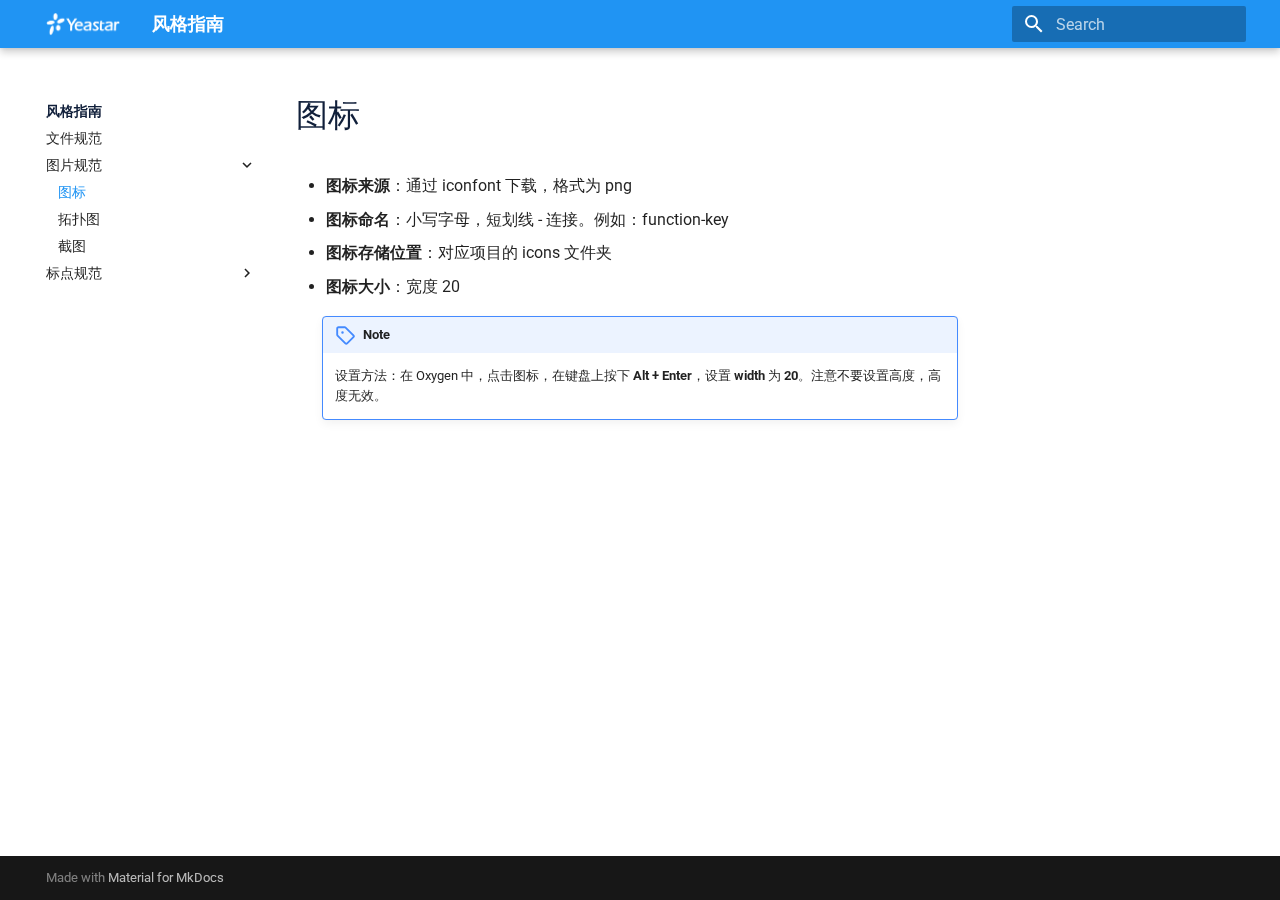
<file: icon/index.html>
<!doctype html>
<html lang="en" class="no-js">
  <head>
    
      <meta charset="utf-8">
      <meta name="viewport" content="width=device-width,initial-scale=1">
      
      
      
      
        <link rel="prev" href="../file/">
      
      
        <link rel="next" href="../typology/">
      
      
      <link rel="icon" href="../img/favicon.ico">
      <meta name="generator" content="mkdocs-1.5.3, mkdocs-material-9.5.17">
    
    
      
        <title>图标 - 风格指南</title>
      
    
    
      <link rel="stylesheet" href="../assets/stylesheets/main.bcfcd587.min.css">
      
        
        <link rel="stylesheet" href="../assets/stylesheets/palette.06af60db.min.css">
      
      
  
  
    
    
  
    
    
  
    
    
  
    
    
  
    
    
  
    
    
  
    
    
  
    
    
  
    
    
  
    
    
  
    
    
  
    
    
  
  
  <style>:root{--md-admonition-icon--note:url('data:image/svg+xml;charset=utf-8,<svg xmlns="http://www.w3.org/2000/svg" viewBox="0 0 16 16"><path d="M1 7.775V2.75C1 1.784 1.784 1 2.75 1h5.025c.464 0 .91.184 1.238.513l6.25 6.25a1.75 1.75 0 0 1 0 2.474l-5.026 5.026a1.75 1.75 0 0 1-2.474 0l-6.25-6.25A1.752 1.752 0 0 1 1 7.775Zm1.5 0c0 .066.026.13.073.177l6.25 6.25a.25.25 0 0 0 .354 0l5.025-5.025a.25.25 0 0 0 0-.354l-6.25-6.25a.25.25 0 0 0-.177-.073H2.75a.25.25 0 0 0-.25.25ZM6 5a1 1 0 1 1 0 2 1 1 0 0 1 0-2Z"/></svg>');--md-admonition-icon--abstract:url('data:image/svg+xml;charset=utf-8,<svg xmlns="http://www.w3.org/2000/svg" viewBox="0 0 16 16"><path d="M2.5 1.75v11.5c0 .138.112.25.25.25h3.17a.75.75 0 0 1 0 1.5H2.75A1.75 1.75 0 0 1 1 13.25V1.75C1 .784 1.784 0 2.75 0h8.5C12.216 0 13 .784 13 1.75v7.736a.75.75 0 0 1-1.5 0V1.75a.25.25 0 0 0-.25-.25h-8.5a.25.25 0 0 0-.25.25Zm13.274 9.537v-.001l-4.557 4.45a.75.75 0 0 1-1.055-.008l-1.943-1.95a.75.75 0 0 1 1.062-1.058l1.419 1.425 4.026-3.932a.75.75 0 1 1 1.048 1.074ZM4.75 4h4.5a.75.75 0 0 1 0 1.5h-4.5a.75.75 0 0 1 0-1.5ZM4 7.75A.75.75 0 0 1 4.75 7h2a.75.75 0 0 1 0 1.5h-2A.75.75 0 0 1 4 7.75Z"/></svg>');--md-admonition-icon--info:url('data:image/svg+xml;charset=utf-8,<svg xmlns="http://www.w3.org/2000/svg" viewBox="0 0 16 16"><path d="M0 8a8 8 0 1 1 16 0A8 8 0 0 1 0 8Zm8-6.5a6.5 6.5 0 1 0 0 13 6.5 6.5 0 0 0 0-13ZM6.5 7.75A.75.75 0 0 1 7.25 7h1a.75.75 0 0 1 .75.75v2.75h.25a.75.75 0 0 1 0 1.5h-2a.75.75 0 0 1 0-1.5h.25v-2h-.25a.75.75 0 0 1-.75-.75ZM8 6a1 1 0 1 1 0-2 1 1 0 0 1 0 2Z"/></svg>');--md-admonition-icon--tip:url('data:image/svg+xml;charset=utf-8,<svg xmlns="http://www.w3.org/2000/svg" viewBox="0 0 16 16"><path d="M3.499.75a.75.75 0 0 1 1.5 0v.996C5.9 2.903 6.793 3.65 7.662 4.376l.24.202c-.036-.694.055-1.422.426-2.163C9.1.873 10.794-.045 12.622.26 14.408.558 16 1.94 16 4.25c0 1.278-.954 2.575-2.44 2.734l.146.508.065.22c.203.701.412 1.455.476 2.226.142 1.707-.4 3.03-1.487 3.898C11.714 14.671 10.27 15 8.75 15h-6a.75.75 0 0 1 0-1.5h1.376a4.484 4.484 0 0 1-.563-1.191 3.835 3.835 0 0 1-.05-2.063 4.647 4.647 0 0 1-2.025-.293.75.75 0 0 1 .525-1.406c1.357.507 2.376-.006 2.698-.318l.009-.01a.747.747 0 0 1 1.06 0 .748.748 0 0 1-.012 1.074c-.912.92-.992 1.835-.768 2.586.221.74.745 1.337 1.196 1.621H8.75c1.343 0 2.398-.296 3.074-.836.635-.507 1.036-1.31.928-2.602-.05-.603-.216-1.224-.422-1.93l-.064-.221c-.12-.407-.246-.84-.353-1.29a2.425 2.425 0 0 1-.507-.441 3.075 3.075 0 0 1-.633-1.248.75.75 0 0 1 1.455-.364c.046.185.144.436.31.627.146.168.353.305.712.305.738 0 1.25-.615 1.25-1.25 0-1.47-.95-2.315-2.123-2.51-1.172-.196-2.227.387-2.706 1.345-.46.92-.27 1.774.019 3.062l.042.19a.884.884 0 0 1 .01.05c.348.443.666.949.94 1.553a.75.75 0 1 1-1.365.62c-.553-1.217-1.32-1.94-2.3-2.768L6.7 5.527c-.814-.68-1.75-1.462-2.692-2.619a3.737 3.737 0 0 0-1.023.88c-.406.495-.663 1.036-.722 1.508.116.122.306.21.591.239.388.038.797-.06 1.032-.19a.75.75 0 0 1 .728 1.31c-.515.287-1.23.439-1.906.373-.682-.067-1.473-.38-1.879-1.193L.75 5.677V5.5c0-.984.48-1.94 1.077-2.664.46-.559 1.05-1.055 1.673-1.353V.75Z"/></svg>');--md-admonition-icon--success:url('data:image/svg+xml;charset=utf-8,<svg xmlns="http://www.w3.org/2000/svg" viewBox="0 0 16 16"><path d="M13.78 4.22a.75.75 0 0 1 0 1.06l-7.25 7.25a.75.75 0 0 1-1.06 0L2.22 9.28a.751.751 0 0 1 .018-1.042.751.751 0 0 1 1.042-.018L6 10.94l6.72-6.72a.75.75 0 0 1 1.06 0Z"/></svg>');--md-admonition-icon--question:url('data:image/svg+xml;charset=utf-8,<svg xmlns="http://www.w3.org/2000/svg" viewBox="0 0 16 16"><path d="M0 8a8 8 0 1 1 16 0A8 8 0 0 1 0 8Zm8-6.5a6.5 6.5 0 1 0 0 13 6.5 6.5 0 0 0 0-13ZM6.92 6.085h.001a.749.749 0 1 1-1.342-.67c.169-.339.436-.701.849-.977C6.845 4.16 7.369 4 8 4a2.756 2.756 0 0 1 1.637.525c.503.377.863.965.863 1.725 0 .448-.115.83-.329 1.15-.205.307-.47.513-.692.662-.109.072-.22.138-.313.195l-.006.004a6.24 6.24 0 0 0-.26.16.952.952 0 0 0-.276.245.75.75 0 0 1-1.248-.832c.184-.264.42-.489.692-.661.103-.067.207-.132.313-.195l.007-.004c.1-.061.182-.11.258-.161a.969.969 0 0 0 .277-.245C8.96 6.514 9 6.427 9 6.25a.612.612 0 0 0-.262-.525A1.27 1.27 0 0 0 8 5.5c-.369 0-.595.09-.74.187a1.01 1.01 0 0 0-.34.398ZM9 11a1 1 0 1 1-2 0 1 1 0 0 1 2 0Z"/></svg>');--md-admonition-icon--warning:url('data:image/svg+xml;charset=utf-8,<svg xmlns="http://www.w3.org/2000/svg" viewBox="0 0 16 16"><path d="M6.457 1.047c.659-1.234 2.427-1.234 3.086 0l6.082 11.378A1.75 1.75 0 0 1 14.082 15H1.918a1.75 1.75 0 0 1-1.543-2.575Zm1.763.707a.25.25 0 0 0-.44 0L1.698 13.132a.25.25 0 0 0 .22.368h12.164a.25.25 0 0 0 .22-.368Zm.53 3.996v2.5a.75.75 0 0 1-1.5 0v-2.5a.75.75 0 0 1 1.5 0ZM9 11a1 1 0 1 1-2 0 1 1 0 0 1 2 0Z"/></svg>');--md-admonition-icon--failure:url('data:image/svg+xml;charset=utf-8,<svg xmlns="http://www.w3.org/2000/svg" viewBox="0 0 16 16"><path d="M2.344 2.343h-.001a8 8 0 0 1 11.314 11.314A8.002 8.002 0 0 1 .234 10.089a8 8 0 0 1 2.11-7.746Zm1.06 10.253a6.5 6.5 0 1 0 9.108-9.275 6.5 6.5 0 0 0-9.108 9.275ZM6.03 4.97 8 6.94l1.97-1.97a.749.749 0 0 1 1.275.326.749.749 0 0 1-.215.734L9.06 8l1.97 1.97a.749.749 0 0 1-.326 1.275.749.749 0 0 1-.734-.215L8 9.06l-1.97 1.97a.749.749 0 0 1-1.275-.326.749.749 0 0 1 .215-.734L6.94 8 4.97 6.03a.751.751 0 0 1 .018-1.042.751.751 0 0 1 1.042-.018Z"/></svg>');--md-admonition-icon--danger:url('data:image/svg+xml;charset=utf-8,<svg xmlns="http://www.w3.org/2000/svg" viewBox="0 0 16 16"><path d="M9.504.43a1.516 1.516 0 0 1 2.437 1.713L10.415 5.5h2.123c1.57 0 2.346 1.909 1.22 3.004l-7.34 7.142a1.249 1.249 0 0 1-.871.354h-.302a1.25 1.25 0 0 1-1.157-1.723L5.633 10.5H3.462c-1.57 0-2.346-1.909-1.22-3.004L9.503.429Zm1.047 1.074L3.286 8.571A.25.25 0 0 0 3.462 9H6.75a.75.75 0 0 1 .694 1.034l-1.713 4.188 6.982-6.793A.25.25 0 0 0 12.538 7H9.25a.75.75 0 0 1-.683-1.06l2.008-4.418.003-.006a.036.036 0 0 0-.004-.009l-.006-.006-.008-.001c-.003 0-.006.002-.009.004Z"/></svg>');--md-admonition-icon--bug:url('data:image/svg+xml;charset=utf-8,<svg xmlns="http://www.w3.org/2000/svg" viewBox="0 0 16 16"><path d="M4.72.22a.75.75 0 0 1 1.06 0l1 .999a3.488 3.488 0 0 1 2.441 0l.999-1a.748.748 0 0 1 1.265.332.75.75 0 0 1-.205.729l-.775.776c.616.63.995 1.493.995 2.444v.327c0 .1-.009.197-.025.292.408.14.764.392 1.029.722l1.968-.787a.75.75 0 0 1 .556 1.392L13 7.258V9h2.25a.75.75 0 0 1 0 1.5H13v.5c0 .409-.049.806-.141 1.186l2.17.868a.75.75 0 0 1-.557 1.392l-2.184-.873A4.997 4.997 0 0 1 8 16a4.997 4.997 0 0 1-4.288-2.427l-2.183.873a.75.75 0 0 1-.558-1.392l2.17-.868A5.036 5.036 0 0 1 3 11v-.5H.75a.75.75 0 0 1 0-1.5H3V7.258L.971 6.446a.75.75 0 0 1 .558-1.392l1.967.787c.265-.33.62-.583 1.03-.722a1.677 1.677 0 0 1-.026-.292V4.5c0-.951.38-1.814.995-2.444L4.72 1.28a.75.75 0 0 1 0-1.06Zm.53 6.28a.75.75 0 0 0-.75.75V11a3.5 3.5 0 1 0 7 0V7.25a.75.75 0 0 0-.75-.75ZM6.173 5h3.654A.172.172 0 0 0 10 4.827V4.5a2 2 0 1 0-4 0v.327c0 .096.077.173.173.173Z"/></svg>');--md-admonition-icon--example:url('data:image/svg+xml;charset=utf-8,<svg xmlns="http://www.w3.org/2000/svg" viewBox="0 0 16 16"><path d="M5 5.782V2.5h-.25a.75.75 0 0 1 0-1.5h6.5a.75.75 0 0 1 0 1.5H11v3.282l3.666 5.76C15.619 13.04 14.543 15 12.767 15H3.233c-1.776 0-2.852-1.96-1.899-3.458Zm-2.4 6.565a.75.75 0 0 0 .633 1.153h9.534a.75.75 0 0 0 .633-1.153L12.225 10.5h-8.45ZM9.5 2.5h-3V6c0 .143-.04.283-.117.403L4.73 9h6.54L9.617 6.403A.746.746 0 0 1 9.5 6Z"/></svg>');--md-admonition-icon--quote:url('data:image/svg+xml;charset=utf-8,<svg xmlns="http://www.w3.org/2000/svg" viewBox="0 0 16 16"><path d="M1.75 2.5h10.5a.75.75 0 0 1 0 1.5H1.75a.75.75 0 0 1 0-1.5Zm4 5h8.5a.75.75 0 0 1 0 1.5h-8.5a.75.75 0 0 1 0-1.5Zm0 5h8.5a.75.75 0 0 1 0 1.5h-8.5a.75.75 0 0 1 0-1.5ZM2.5 7.75v6a.75.75 0 0 1-1.5 0v-6a.75.75 0 0 1 1.5 0Z"/></svg>');}</style>



    
    
      
    
    
      
        
        
        <link rel="preconnect" href="https://fonts.gstatic.com" crossorigin>
        <link rel="stylesheet" href="https://fonts.googleapis.com/css?family=Roboto:300,300i,400,400i,700,700i%7CRoboto+Mono:400,400i,700,700i&display=fallback">
        <style>:root{--md-text-font:"Roboto";--md-code-font:"Roboto Mono"}</style>
      
    
    
      <link rel="stylesheet" href="../resources/extra.css">
    
    <script>__md_scope=new URL("..",location),__md_hash=e=>[...e].reduce((e,_)=>(e<<5)-e+_.charCodeAt(0),0),__md_get=(e,_=localStorage,t=__md_scope)=>JSON.parse(_.getItem(t.pathname+"."+e)),__md_set=(e,_,t=localStorage,a=__md_scope)=>{try{t.setItem(a.pathname+"."+e,JSON.stringify(_))}catch(e){}}</script>
    
      

    
    
    
  </head>
  
  
    
    
    
    
    
    <body dir="ltr" data-md-color-scheme="default" data-md-color-primary="blue" data-md-color-accent="indigo">
  
    
    <input class="md-toggle" data-md-toggle="drawer" type="checkbox" id="__drawer" autocomplete="off">
    <input class="md-toggle" data-md-toggle="search" type="checkbox" id="__search" autocomplete="off">
    <label class="md-overlay" for="__drawer"></label>
    <div data-md-component="skip">
      
        
        <a href="#_1" class="md-skip">
          Skip to content
        </a>
      
    </div>
    <div data-md-component="announce">
      
    </div>
    
    
      

  

<header class="md-header md-header--shadow" data-md-component="header">
  <nav class="md-header__inner md-grid" aria-label="Header">
    <a href=".." title="风格指南" class="md-header__button md-logo" aria-label="风格指南" data-md-component="logo">
      
  <img src="../img/logo.png" alt="logo">

    </a>
    <label class="md-header__button md-icon" for="__drawer">
      
      <svg xmlns="http://www.w3.org/2000/svg" viewBox="0 0 24 24"><path d="M3 6h18v2H3V6m0 5h18v2H3v-2m0 5h18v2H3v-2Z"/></svg>
    </label>
    <div class="md-header__title" data-md-component="header-title">
      <div class="md-header__ellipsis">
        <div class="md-header__topic">
          <span class="md-ellipsis">
            风格指南
          </span>
        </div>
        <div class="md-header__topic" data-md-component="header-topic">
          <span class="md-ellipsis">
            
              图标
            
          </span>
        </div>
      </div>
    </div>
    
      
    
    
    
    
      <label class="md-header__button md-icon" for="__search">
        
        <svg xmlns="http://www.w3.org/2000/svg" viewBox="0 0 24 24"><path d="M9.5 3A6.5 6.5 0 0 1 16 9.5c0 1.61-.59 3.09-1.56 4.23l.27.27h.79l5 5-1.5 1.5-5-5v-.79l-.27-.27A6.516 6.516 0 0 1 9.5 16 6.5 6.5 0 0 1 3 9.5 6.5 6.5 0 0 1 9.5 3m0 2C7 5 5 7 5 9.5S7 14 9.5 14 14 12 14 9.5 12 5 9.5 5Z"/></svg>
      </label>
      <div class="md-search" data-md-component="search" role="dialog">
  <label class="md-search__overlay" for="__search"></label>
  <div class="md-search__inner" role="search">
    <form class="md-search__form" name="search">
      <input type="text" class="md-search__input" name="query" aria-label="Search" placeholder="Search" autocapitalize="off" autocorrect="off" autocomplete="off" spellcheck="false" data-md-component="search-query" required>
      <label class="md-search__icon md-icon" for="__search">
        
        <svg xmlns="http://www.w3.org/2000/svg" viewBox="0 0 24 24"><path d="M9.5 3A6.5 6.5 0 0 1 16 9.5c0 1.61-.59 3.09-1.56 4.23l.27.27h.79l5 5-1.5 1.5-5-5v-.79l-.27-.27A6.516 6.516 0 0 1 9.5 16 6.5 6.5 0 0 1 3 9.5 6.5 6.5 0 0 1 9.5 3m0 2C7 5 5 7 5 9.5S7 14 9.5 14 14 12 14 9.5 12 5 9.5 5Z"/></svg>
        
        <svg xmlns="http://www.w3.org/2000/svg" viewBox="0 0 24 24"><path d="M20 11v2H8l5.5 5.5-1.42 1.42L4.16 12l7.92-7.92L13.5 5.5 8 11h12Z"/></svg>
      </label>
      <nav class="md-search__options" aria-label="Search">
        
        <button type="reset" class="md-search__icon md-icon" title="Clear" aria-label="Clear" tabindex="-1">
          
          <svg xmlns="http://www.w3.org/2000/svg" viewBox="0 0 24 24"><path d="M19 6.41 17.59 5 12 10.59 6.41 5 5 6.41 10.59 12 5 17.59 6.41 19 12 13.41 17.59 19 19 17.59 13.41 12 19 6.41Z"/></svg>
        </button>
      </nav>
      
    </form>
    <div class="md-search__output">
      <div class="md-search__scrollwrap" data-md-scrollfix>
        <div class="md-search-result" data-md-component="search-result">
          <div class="md-search-result__meta">
            Initializing search
          </div>
          <ol class="md-search-result__list" role="presentation"></ol>
        </div>
      </div>
    </div>
  </div>
</div>
    
    
  </nav>
  
</header>
    
    <div class="md-container" data-md-component="container">
      
      
        
          
        
      
      <main class="md-main" data-md-component="main">
        <div class="md-main__inner md-grid">
          
            
              
              <div class="md-sidebar md-sidebar--primary" data-md-component="sidebar" data-md-type="navigation" >
                <div class="md-sidebar__scrollwrap">
                  <div class="md-sidebar__inner">
                    



<nav class="md-nav md-nav--primary" aria-label="Navigation" data-md-level="0">
  <label class="md-nav__title" for="__drawer">
    <a href=".." title="风格指南" class="md-nav__button md-logo" aria-label="风格指南" data-md-component="logo">
      
  <img src="../img/logo.png" alt="logo">

    </a>
    风格指南
  </label>
  
  <ul class="md-nav__list" data-md-scrollfix>
    
      
      
  
  
  
  
    <li class="md-nav__item">
      <a href="../file/" class="md-nav__link">
        
  
  <span class="md-ellipsis">
    文件规范
  </span>
  

      </a>
    </li>
  

    
      
      
  
  
    
  
  
  
    
    
    
    
    <li class="md-nav__item md-nav__item--active md-nav__item--nested">
      
        
        
        <input class="md-nav__toggle md-toggle " type="checkbox" id="__nav_2" checked>
        
          
          <label class="md-nav__link" for="__nav_2" id="__nav_2_label" tabindex="0">
            
  
  <span class="md-ellipsis">
    图片规范
  </span>
  

            <span class="md-nav__icon md-icon"></span>
          </label>
        
        <nav class="md-nav" data-md-level="1" aria-labelledby="__nav_2_label" aria-expanded="true">
          <label class="md-nav__title" for="__nav_2">
            <span class="md-nav__icon md-icon"></span>
            图片规范
          </label>
          <ul class="md-nav__list" data-md-scrollfix>
            
              
                
  
  
    
  
  
  
    <li class="md-nav__item md-nav__item--active">
      
      <input class="md-nav__toggle md-toggle" type="checkbox" id="__toc">
      
      
        
      
      
      <a href="./" class="md-nav__link md-nav__link--active">
        
  
  <span class="md-ellipsis">
    图标
  </span>
  

      </a>
      
    </li>
  

              
            
              
                
  
  
  
  
    <li class="md-nav__item">
      <a href="../typology/" class="md-nav__link">
        
  
  <span class="md-ellipsis">
    拓扑图
  </span>
  

      </a>
    </li>
  

              
            
              
                
  
  
  
  
    <li class="md-nav__item">
      <a href="../screenshot/" class="md-nav__link">
        
  
  <span class="md-ellipsis">
    截图
  </span>
  

      </a>
    </li>
  

              
            
          </ul>
        </nav>
      
    </li>
  

    
      
      
  
  
  
  
    
    
    
    
    <li class="md-nav__item md-nav__item--nested">
      
        
        
        <input class="md-nav__toggle md-toggle " type="checkbox" id="__nav_3" >
        
          
          <label class="md-nav__link" for="__nav_3" id="__nav_3_label" tabindex="0">
            
  
  <span class="md-ellipsis">
    标点规范
  </span>
  

            <span class="md-nav__icon md-icon"></span>
          </label>
        
        <nav class="md-nav" data-md-level="1" aria-labelledby="__nav_3_label" aria-expanded="false">
          <label class="md-nav__title" for="__nav_3">
            <span class="md-nav__icon md-icon"></span>
            标点规范
          </label>
          <ul class="md-nav__list" data-md-scrollfix>
            
              
                
  
  
  
  
    <li class="md-nav__item">
      <a href="../space/" class="md-nav__link">
        
  
  <span class="md-ellipsis">
    空格
  </span>
  

      </a>
    </li>
  

              
            
          </ul>
        </nav>
      
    </li>
  

    
  </ul>
</nav>
                  </div>
                </div>
              </div>
            
            
              
              <div class="md-sidebar md-sidebar--secondary" data-md-component="sidebar" data-md-type="toc" >
                <div class="md-sidebar__scrollwrap">
                  <div class="md-sidebar__inner">
                    

<nav class="md-nav md-nav--secondary" aria-label="Table of contents">
  
  
  
    
  
  
</nav>
                  </div>
                </div>
              </div>
            
          
          
            <div class="md-content" data-md-component="content">
              <article class="md-content__inner md-typeset">
                
                  


<h1 id="_1">图标</h1>
<ul>
<li><strong>图标来源</strong>：通过 iconfont 下载，格式为 png</li>
<li><strong>图标命名</strong>：小写字母，短划线 - 连接。例如：function-key</li>
<li><strong>图标存储位置</strong>：对应项目的 icons 文件夹</li>
<li><strong>图标大小</strong>：宽度 20</li>
</ul>
<div class="admonition note">
<p class="admonition-title">Note</p>
<p>设置方法：在 Oxygen 中，点击图标，在键盘上按下 <strong>Alt + Enter</strong>，设置 <strong>width</strong> 为 <strong>20</strong>。注意不要设置高度，高度无效。</p>
</div>












                
              </article>
            </div>
          
          
<script>var target=document.getElementById(location.hash.slice(1));target&&target.name&&(target.checked=target.name.startsWith("__tabbed_"))</script>
        </div>
        
      </main>
      
        <footer class="md-footer">
  
  <div class="md-footer-meta md-typeset">
    <div class="md-footer-meta__inner md-grid">
      <div class="md-copyright">
  
  
    Made with
    <a href="https://squidfunk.github.io/mkdocs-material/" target="_blank" rel="noopener">
      Material for MkDocs
    </a>
  
</div>
      
    </div>
  </div>
</footer>
      
    </div>
    <div class="md-dialog" data-md-component="dialog">
      <div class="md-dialog__inner md-typeset"></div>
    </div>
    
    
    <script id="__config" type="application/json">{"base": "..", "features": [], "search": "../assets/javascripts/workers/search.b8dbb3d2.min.js", "translations": {"clipboard.copied": "Copied to clipboard", "clipboard.copy": "Copy to clipboard", "search.result.more.one": "1 more on this page", "search.result.more.other": "# more on this page", "search.result.none": "No matching documents", "search.result.one": "1 matching document", "search.result.other": "# matching documents", "search.result.placeholder": "Type to start searching", "search.result.term.missing": "Missing", "select.version": "Select version"}}</script>
    
    
      <script src="../assets/javascripts/bundle.1e8ae164.min.js"></script>
      
    
  </body>
</html>
</file>
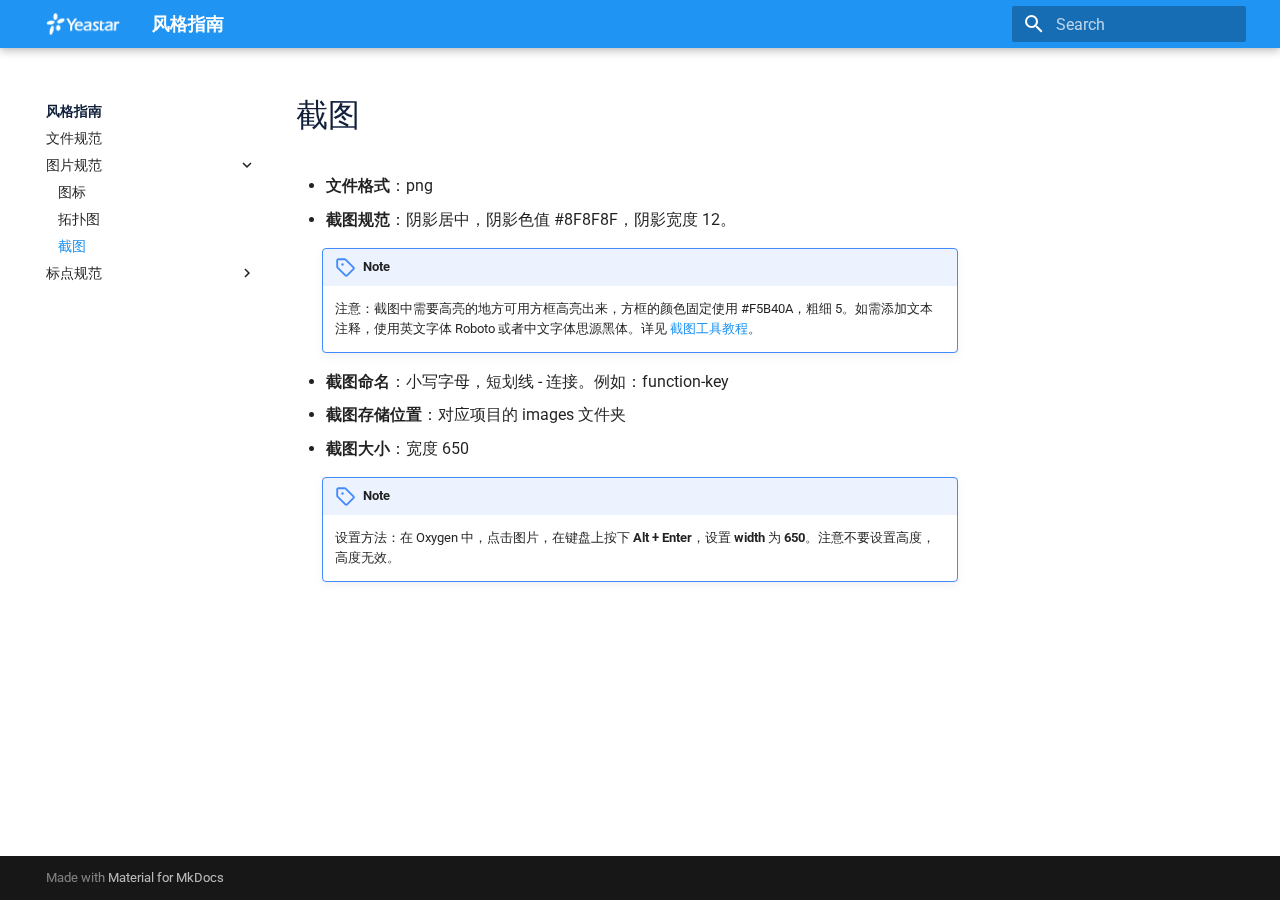
<file: screenshot/index.html>
<!doctype html>
<html lang="en" class="no-js">
  <head>
    
      <meta charset="utf-8">
      <meta name="viewport" content="width=device-width,initial-scale=1">
      
      
      
      
        <link rel="prev" href="../typology/">
      
      
        <link rel="next" href="../space/">
      
      
      <link rel="icon" href="../img/favicon.ico">
      <meta name="generator" content="mkdocs-1.5.3, mkdocs-material-9.5.17">
    
    
      
        <title>截图 - 风格指南</title>
      
    
    
      <link rel="stylesheet" href="../assets/stylesheets/main.bcfcd587.min.css">
      
        
        <link rel="stylesheet" href="../assets/stylesheets/palette.06af60db.min.css">
      
      
  
  
    
    
  
    
    
  
    
    
  
    
    
  
    
    
  
    
    
  
    
    
  
    
    
  
    
    
  
    
    
  
    
    
  
    
    
  
  
  <style>:root{--md-admonition-icon--note:url('data:image/svg+xml;charset=utf-8,<svg xmlns="http://www.w3.org/2000/svg" viewBox="0 0 16 16"><path d="M1 7.775V2.75C1 1.784 1.784 1 2.75 1h5.025c.464 0 .91.184 1.238.513l6.25 6.25a1.75 1.75 0 0 1 0 2.474l-5.026 5.026a1.75 1.75 0 0 1-2.474 0l-6.25-6.25A1.752 1.752 0 0 1 1 7.775Zm1.5 0c0 .066.026.13.073.177l6.25 6.25a.25.25 0 0 0 .354 0l5.025-5.025a.25.25 0 0 0 0-.354l-6.25-6.25a.25.25 0 0 0-.177-.073H2.75a.25.25 0 0 0-.25.25ZM6 5a1 1 0 1 1 0 2 1 1 0 0 1 0-2Z"/></svg>');--md-admonition-icon--abstract:url('data:image/svg+xml;charset=utf-8,<svg xmlns="http://www.w3.org/2000/svg" viewBox="0 0 16 16"><path d="M2.5 1.75v11.5c0 .138.112.25.25.25h3.17a.75.75 0 0 1 0 1.5H2.75A1.75 1.75 0 0 1 1 13.25V1.75C1 .784 1.784 0 2.75 0h8.5C12.216 0 13 .784 13 1.75v7.736a.75.75 0 0 1-1.5 0V1.75a.25.25 0 0 0-.25-.25h-8.5a.25.25 0 0 0-.25.25Zm13.274 9.537v-.001l-4.557 4.45a.75.75 0 0 1-1.055-.008l-1.943-1.95a.75.75 0 0 1 1.062-1.058l1.419 1.425 4.026-3.932a.75.75 0 1 1 1.048 1.074ZM4.75 4h4.5a.75.75 0 0 1 0 1.5h-4.5a.75.75 0 0 1 0-1.5ZM4 7.75A.75.75 0 0 1 4.75 7h2a.75.75 0 0 1 0 1.5h-2A.75.75 0 0 1 4 7.75Z"/></svg>');--md-admonition-icon--info:url('data:image/svg+xml;charset=utf-8,<svg xmlns="http://www.w3.org/2000/svg" viewBox="0 0 16 16"><path d="M0 8a8 8 0 1 1 16 0A8 8 0 0 1 0 8Zm8-6.5a6.5 6.5 0 1 0 0 13 6.5 6.5 0 0 0 0-13ZM6.5 7.75A.75.75 0 0 1 7.25 7h1a.75.75 0 0 1 .75.75v2.75h.25a.75.75 0 0 1 0 1.5h-2a.75.75 0 0 1 0-1.5h.25v-2h-.25a.75.75 0 0 1-.75-.75ZM8 6a1 1 0 1 1 0-2 1 1 0 0 1 0 2Z"/></svg>');--md-admonition-icon--tip:url('data:image/svg+xml;charset=utf-8,<svg xmlns="http://www.w3.org/2000/svg" viewBox="0 0 16 16"><path d="M3.499.75a.75.75 0 0 1 1.5 0v.996C5.9 2.903 6.793 3.65 7.662 4.376l.24.202c-.036-.694.055-1.422.426-2.163C9.1.873 10.794-.045 12.622.26 14.408.558 16 1.94 16 4.25c0 1.278-.954 2.575-2.44 2.734l.146.508.065.22c.203.701.412 1.455.476 2.226.142 1.707-.4 3.03-1.487 3.898C11.714 14.671 10.27 15 8.75 15h-6a.75.75 0 0 1 0-1.5h1.376a4.484 4.484 0 0 1-.563-1.191 3.835 3.835 0 0 1-.05-2.063 4.647 4.647 0 0 1-2.025-.293.75.75 0 0 1 .525-1.406c1.357.507 2.376-.006 2.698-.318l.009-.01a.747.747 0 0 1 1.06 0 .748.748 0 0 1-.012 1.074c-.912.92-.992 1.835-.768 2.586.221.74.745 1.337 1.196 1.621H8.75c1.343 0 2.398-.296 3.074-.836.635-.507 1.036-1.31.928-2.602-.05-.603-.216-1.224-.422-1.93l-.064-.221c-.12-.407-.246-.84-.353-1.29a2.425 2.425 0 0 1-.507-.441 3.075 3.075 0 0 1-.633-1.248.75.75 0 0 1 1.455-.364c.046.185.144.436.31.627.146.168.353.305.712.305.738 0 1.25-.615 1.25-1.25 0-1.47-.95-2.315-2.123-2.51-1.172-.196-2.227.387-2.706 1.345-.46.92-.27 1.774.019 3.062l.042.19a.884.884 0 0 1 .01.05c.348.443.666.949.94 1.553a.75.75 0 1 1-1.365.62c-.553-1.217-1.32-1.94-2.3-2.768L6.7 5.527c-.814-.68-1.75-1.462-2.692-2.619a3.737 3.737 0 0 0-1.023.88c-.406.495-.663 1.036-.722 1.508.116.122.306.21.591.239.388.038.797-.06 1.032-.19a.75.75 0 0 1 .728 1.31c-.515.287-1.23.439-1.906.373-.682-.067-1.473-.38-1.879-1.193L.75 5.677V5.5c0-.984.48-1.94 1.077-2.664.46-.559 1.05-1.055 1.673-1.353V.75Z"/></svg>');--md-admonition-icon--success:url('data:image/svg+xml;charset=utf-8,<svg xmlns="http://www.w3.org/2000/svg" viewBox="0 0 16 16"><path d="M13.78 4.22a.75.75 0 0 1 0 1.06l-7.25 7.25a.75.75 0 0 1-1.06 0L2.22 9.28a.751.751 0 0 1 .018-1.042.751.751 0 0 1 1.042-.018L6 10.94l6.72-6.72a.75.75 0 0 1 1.06 0Z"/></svg>');--md-admonition-icon--question:url('data:image/svg+xml;charset=utf-8,<svg xmlns="http://www.w3.org/2000/svg" viewBox="0 0 16 16"><path d="M0 8a8 8 0 1 1 16 0A8 8 0 0 1 0 8Zm8-6.5a6.5 6.5 0 1 0 0 13 6.5 6.5 0 0 0 0-13ZM6.92 6.085h.001a.749.749 0 1 1-1.342-.67c.169-.339.436-.701.849-.977C6.845 4.16 7.369 4 8 4a2.756 2.756 0 0 1 1.637.525c.503.377.863.965.863 1.725 0 .448-.115.83-.329 1.15-.205.307-.47.513-.692.662-.109.072-.22.138-.313.195l-.006.004a6.24 6.24 0 0 0-.26.16.952.952 0 0 0-.276.245.75.75 0 0 1-1.248-.832c.184-.264.42-.489.692-.661.103-.067.207-.132.313-.195l.007-.004c.1-.061.182-.11.258-.161a.969.969 0 0 0 .277-.245C8.96 6.514 9 6.427 9 6.25a.612.612 0 0 0-.262-.525A1.27 1.27 0 0 0 8 5.5c-.369 0-.595.09-.74.187a1.01 1.01 0 0 0-.34.398ZM9 11a1 1 0 1 1-2 0 1 1 0 0 1 2 0Z"/></svg>');--md-admonition-icon--warning:url('data:image/svg+xml;charset=utf-8,<svg xmlns="http://www.w3.org/2000/svg" viewBox="0 0 16 16"><path d="M6.457 1.047c.659-1.234 2.427-1.234 3.086 0l6.082 11.378A1.75 1.75 0 0 1 14.082 15H1.918a1.75 1.75 0 0 1-1.543-2.575Zm1.763.707a.25.25 0 0 0-.44 0L1.698 13.132a.25.25 0 0 0 .22.368h12.164a.25.25 0 0 0 .22-.368Zm.53 3.996v2.5a.75.75 0 0 1-1.5 0v-2.5a.75.75 0 0 1 1.5 0ZM9 11a1 1 0 1 1-2 0 1 1 0 0 1 2 0Z"/></svg>');--md-admonition-icon--failure:url('data:image/svg+xml;charset=utf-8,<svg xmlns="http://www.w3.org/2000/svg" viewBox="0 0 16 16"><path d="M2.344 2.343h-.001a8 8 0 0 1 11.314 11.314A8.002 8.002 0 0 1 .234 10.089a8 8 0 0 1 2.11-7.746Zm1.06 10.253a6.5 6.5 0 1 0 9.108-9.275 6.5 6.5 0 0 0-9.108 9.275ZM6.03 4.97 8 6.94l1.97-1.97a.749.749 0 0 1 1.275.326.749.749 0 0 1-.215.734L9.06 8l1.97 1.97a.749.749 0 0 1-.326 1.275.749.749 0 0 1-.734-.215L8 9.06l-1.97 1.97a.749.749 0 0 1-1.275-.326.749.749 0 0 1 .215-.734L6.94 8 4.97 6.03a.751.751 0 0 1 .018-1.042.751.751 0 0 1 1.042-.018Z"/></svg>');--md-admonition-icon--danger:url('data:image/svg+xml;charset=utf-8,<svg xmlns="http://www.w3.org/2000/svg" viewBox="0 0 16 16"><path d="M9.504.43a1.516 1.516 0 0 1 2.437 1.713L10.415 5.5h2.123c1.57 0 2.346 1.909 1.22 3.004l-7.34 7.142a1.249 1.249 0 0 1-.871.354h-.302a1.25 1.25 0 0 1-1.157-1.723L5.633 10.5H3.462c-1.57 0-2.346-1.909-1.22-3.004L9.503.429Zm1.047 1.074L3.286 8.571A.25.25 0 0 0 3.462 9H6.75a.75.75 0 0 1 .694 1.034l-1.713 4.188 6.982-6.793A.25.25 0 0 0 12.538 7H9.25a.75.75 0 0 1-.683-1.06l2.008-4.418.003-.006a.036.036 0 0 0-.004-.009l-.006-.006-.008-.001c-.003 0-.006.002-.009.004Z"/></svg>');--md-admonition-icon--bug:url('data:image/svg+xml;charset=utf-8,<svg xmlns="http://www.w3.org/2000/svg" viewBox="0 0 16 16"><path d="M4.72.22a.75.75 0 0 1 1.06 0l1 .999a3.488 3.488 0 0 1 2.441 0l.999-1a.748.748 0 0 1 1.265.332.75.75 0 0 1-.205.729l-.775.776c.616.63.995 1.493.995 2.444v.327c0 .1-.009.197-.025.292.408.14.764.392 1.029.722l1.968-.787a.75.75 0 0 1 .556 1.392L13 7.258V9h2.25a.75.75 0 0 1 0 1.5H13v.5c0 .409-.049.806-.141 1.186l2.17.868a.75.75 0 0 1-.557 1.392l-2.184-.873A4.997 4.997 0 0 1 8 16a4.997 4.997 0 0 1-4.288-2.427l-2.183.873a.75.75 0 0 1-.558-1.392l2.17-.868A5.036 5.036 0 0 1 3 11v-.5H.75a.75.75 0 0 1 0-1.5H3V7.258L.971 6.446a.75.75 0 0 1 .558-1.392l1.967.787c.265-.33.62-.583 1.03-.722a1.677 1.677 0 0 1-.026-.292V4.5c0-.951.38-1.814.995-2.444L4.72 1.28a.75.75 0 0 1 0-1.06Zm.53 6.28a.75.75 0 0 0-.75.75V11a3.5 3.5 0 1 0 7 0V7.25a.75.75 0 0 0-.75-.75ZM6.173 5h3.654A.172.172 0 0 0 10 4.827V4.5a2 2 0 1 0-4 0v.327c0 .096.077.173.173.173Z"/></svg>');--md-admonition-icon--example:url('data:image/svg+xml;charset=utf-8,<svg xmlns="http://www.w3.org/2000/svg" viewBox="0 0 16 16"><path d="M5 5.782V2.5h-.25a.75.75 0 0 1 0-1.5h6.5a.75.75 0 0 1 0 1.5H11v3.282l3.666 5.76C15.619 13.04 14.543 15 12.767 15H3.233c-1.776 0-2.852-1.96-1.899-3.458Zm-2.4 6.565a.75.75 0 0 0 .633 1.153h9.534a.75.75 0 0 0 .633-1.153L12.225 10.5h-8.45ZM9.5 2.5h-3V6c0 .143-.04.283-.117.403L4.73 9h6.54L9.617 6.403A.746.746 0 0 1 9.5 6Z"/></svg>');--md-admonition-icon--quote:url('data:image/svg+xml;charset=utf-8,<svg xmlns="http://www.w3.org/2000/svg" viewBox="0 0 16 16"><path d="M1.75 2.5h10.5a.75.75 0 0 1 0 1.5H1.75a.75.75 0 0 1 0-1.5Zm4 5h8.5a.75.75 0 0 1 0 1.5h-8.5a.75.75 0 0 1 0-1.5Zm0 5h8.5a.75.75 0 0 1 0 1.5h-8.5a.75.75 0 0 1 0-1.5ZM2.5 7.75v6a.75.75 0 0 1-1.5 0v-6a.75.75 0 0 1 1.5 0Z"/></svg>');}</style>



    
    
      
    
    
      
        
        
        <link rel="preconnect" href="https://fonts.gstatic.com" crossorigin>
        <link rel="stylesheet" href="https://fonts.googleapis.com/css?family=Roboto:300,300i,400,400i,700,700i%7CRoboto+Mono:400,400i,700,700i&display=fallback">
        <style>:root{--md-text-font:"Roboto";--md-code-font:"Roboto Mono"}</style>
      
    
    
      <link rel="stylesheet" href="../resources/extra.css">
    
    <script>__md_scope=new URL("..",location),__md_hash=e=>[...e].reduce((e,_)=>(e<<5)-e+_.charCodeAt(0),0),__md_get=(e,_=localStorage,t=__md_scope)=>JSON.parse(_.getItem(t.pathname+"."+e)),__md_set=(e,_,t=localStorage,a=__md_scope)=>{try{t.setItem(a.pathname+"."+e,JSON.stringify(_))}catch(e){}}</script>
    
      

    
    
    
  </head>
  
  
    
    
    
    
    
    <body dir="ltr" data-md-color-scheme="default" data-md-color-primary="blue" data-md-color-accent="indigo">
  
    
    <input class="md-toggle" data-md-toggle="drawer" type="checkbox" id="__drawer" autocomplete="off">
    <input class="md-toggle" data-md-toggle="search" type="checkbox" id="__search" autocomplete="off">
    <label class="md-overlay" for="__drawer"></label>
    <div data-md-component="skip">
      
        
        <a href="#_1" class="md-skip">
          Skip to content
        </a>
      
    </div>
    <div data-md-component="announce">
      
    </div>
    
    
      

  

<header class="md-header md-header--shadow" data-md-component="header">
  <nav class="md-header__inner md-grid" aria-label="Header">
    <a href=".." title="风格指南" class="md-header__button md-logo" aria-label="风格指南" data-md-component="logo">
      
  <img src="../img/logo.png" alt="logo">

    </a>
    <label class="md-header__button md-icon" for="__drawer">
      
      <svg xmlns="http://www.w3.org/2000/svg" viewBox="0 0 24 24"><path d="M3 6h18v2H3V6m0 5h18v2H3v-2m0 5h18v2H3v-2Z"/></svg>
    </label>
    <div class="md-header__title" data-md-component="header-title">
      <div class="md-header__ellipsis">
        <div class="md-header__topic">
          <span class="md-ellipsis">
            风格指南
          </span>
        </div>
        <div class="md-header__topic" data-md-component="header-topic">
          <span class="md-ellipsis">
            
              截图
            
          </span>
        </div>
      </div>
    </div>
    
      
    
    
    
    
      <label class="md-header__button md-icon" for="__search">
        
        <svg xmlns="http://www.w3.org/2000/svg" viewBox="0 0 24 24"><path d="M9.5 3A6.5 6.5 0 0 1 16 9.5c0 1.61-.59 3.09-1.56 4.23l.27.27h.79l5 5-1.5 1.5-5-5v-.79l-.27-.27A6.516 6.516 0 0 1 9.5 16 6.5 6.5 0 0 1 3 9.5 6.5 6.5 0 0 1 9.5 3m0 2C7 5 5 7 5 9.5S7 14 9.5 14 14 12 14 9.5 12 5 9.5 5Z"/></svg>
      </label>
      <div class="md-search" data-md-component="search" role="dialog">
  <label class="md-search__overlay" for="__search"></label>
  <div class="md-search__inner" role="search">
    <form class="md-search__form" name="search">
      <input type="text" class="md-search__input" name="query" aria-label="Search" placeholder="Search" autocapitalize="off" autocorrect="off" autocomplete="off" spellcheck="false" data-md-component="search-query" required>
      <label class="md-search__icon md-icon" for="__search">
        
        <svg xmlns="http://www.w3.org/2000/svg" viewBox="0 0 24 24"><path d="M9.5 3A6.5 6.5 0 0 1 16 9.5c0 1.61-.59 3.09-1.56 4.23l.27.27h.79l5 5-1.5 1.5-5-5v-.79l-.27-.27A6.516 6.516 0 0 1 9.5 16 6.5 6.5 0 0 1 3 9.5 6.5 6.5 0 0 1 9.5 3m0 2C7 5 5 7 5 9.5S7 14 9.5 14 14 12 14 9.5 12 5 9.5 5Z"/></svg>
        
        <svg xmlns="http://www.w3.org/2000/svg" viewBox="0 0 24 24"><path d="M20 11v2H8l5.5 5.5-1.42 1.42L4.16 12l7.92-7.92L13.5 5.5 8 11h12Z"/></svg>
      </label>
      <nav class="md-search__options" aria-label="Search">
        
        <button type="reset" class="md-search__icon md-icon" title="Clear" aria-label="Clear" tabindex="-1">
          
          <svg xmlns="http://www.w3.org/2000/svg" viewBox="0 0 24 24"><path d="M19 6.41 17.59 5 12 10.59 6.41 5 5 6.41 10.59 12 5 17.59 6.41 19 12 13.41 17.59 19 19 17.59 13.41 12 19 6.41Z"/></svg>
        </button>
      </nav>
      
    </form>
    <div class="md-search__output">
      <div class="md-search__scrollwrap" data-md-scrollfix>
        <div class="md-search-result" data-md-component="search-result">
          <div class="md-search-result__meta">
            Initializing search
          </div>
          <ol class="md-search-result__list" role="presentation"></ol>
        </div>
      </div>
    </div>
  </div>
</div>
    
    
  </nav>
  
</header>
    
    <div class="md-container" data-md-component="container">
      
      
        
          
        
      
      <main class="md-main" data-md-component="main">
        <div class="md-main__inner md-grid">
          
            
              
              <div class="md-sidebar md-sidebar--primary" data-md-component="sidebar" data-md-type="navigation" >
                <div class="md-sidebar__scrollwrap">
                  <div class="md-sidebar__inner">
                    



<nav class="md-nav md-nav--primary" aria-label="Navigation" data-md-level="0">
  <label class="md-nav__title" for="__drawer">
    <a href=".." title="风格指南" class="md-nav__button md-logo" aria-label="风格指南" data-md-component="logo">
      
  <img src="../img/logo.png" alt="logo">

    </a>
    风格指南
  </label>
  
  <ul class="md-nav__list" data-md-scrollfix>
    
      
      
  
  
  
  
    <li class="md-nav__item">
      <a href="../file/" class="md-nav__link">
        
  
  <span class="md-ellipsis">
    文件规范
  </span>
  

      </a>
    </li>
  

    
      
      
  
  
    
  
  
  
    
    
    
    
    <li class="md-nav__item md-nav__item--active md-nav__item--nested">
      
        
        
        <input class="md-nav__toggle md-toggle " type="checkbox" id="__nav_2" checked>
        
          
          <label class="md-nav__link" for="__nav_2" id="__nav_2_label" tabindex="0">
            
  
  <span class="md-ellipsis">
    图片规范
  </span>
  

            <span class="md-nav__icon md-icon"></span>
          </label>
        
        <nav class="md-nav" data-md-level="1" aria-labelledby="__nav_2_label" aria-expanded="true">
          <label class="md-nav__title" for="__nav_2">
            <span class="md-nav__icon md-icon"></span>
            图片规范
          </label>
          <ul class="md-nav__list" data-md-scrollfix>
            
              
                
  
  
  
  
    <li class="md-nav__item">
      <a href="../icon/" class="md-nav__link">
        
  
  <span class="md-ellipsis">
    图标
  </span>
  

      </a>
    </li>
  

              
            
              
                
  
  
  
  
    <li class="md-nav__item">
      <a href="../typology/" class="md-nav__link">
        
  
  <span class="md-ellipsis">
    拓扑图
  </span>
  

      </a>
    </li>
  

              
            
              
                
  
  
    
  
  
  
    <li class="md-nav__item md-nav__item--active">
      
      <input class="md-nav__toggle md-toggle" type="checkbox" id="__toc">
      
      
        
      
      
      <a href="./" class="md-nav__link md-nav__link--active">
        
  
  <span class="md-ellipsis">
    截图
  </span>
  

      </a>
      
    </li>
  

              
            
          </ul>
        </nav>
      
    </li>
  

    
      
      
  
  
  
  
    
    
    
    
    <li class="md-nav__item md-nav__item--nested">
      
        
        
        <input class="md-nav__toggle md-toggle " type="checkbox" id="__nav_3" >
        
          
          <label class="md-nav__link" for="__nav_3" id="__nav_3_label" tabindex="0">
            
  
  <span class="md-ellipsis">
    标点规范
  </span>
  

            <span class="md-nav__icon md-icon"></span>
          </label>
        
        <nav class="md-nav" data-md-level="1" aria-labelledby="__nav_3_label" aria-expanded="false">
          <label class="md-nav__title" for="__nav_3">
            <span class="md-nav__icon md-icon"></span>
            标点规范
          </label>
          <ul class="md-nav__list" data-md-scrollfix>
            
              
                
  
  
  
  
    <li class="md-nav__item">
      <a href="../space/" class="md-nav__link">
        
  
  <span class="md-ellipsis">
    空格
  </span>
  

      </a>
    </li>
  

              
            
          </ul>
        </nav>
      
    </li>
  

    
  </ul>
</nav>
                  </div>
                </div>
              </div>
            
            
              
              <div class="md-sidebar md-sidebar--secondary" data-md-component="sidebar" data-md-type="toc" >
                <div class="md-sidebar__scrollwrap">
                  <div class="md-sidebar__inner">
                    

<nav class="md-nav md-nav--secondary" aria-label="Table of contents">
  
  
  
    
  
  
</nav>
                  </div>
                </div>
              </div>
            
          
          
            <div class="md-content" data-md-component="content">
              <article class="md-content__inner md-typeset">
                
                  


<h1 id="_1">截图</h1>
<ul>
<li><strong>文件格式</strong>：png</li>
<li><strong>截图规范</strong>：阴影居中，阴影色值 #8F8F8F，阴影宽度 12。</li>
</ul>
<div class="admonition note">
<p class="admonition-title">Note</p>
<p>注意：截图中需要高亮的地方可用方框高亮出来，方框的颜色固定使用 #F5B40A，粗细 5。如需添加文本注释，使用英文字体 Roboto 或者中文字体思源黑体。详见 <a href="https://doc.weixin.qq.com/doc/w3_AUEA0wb3AIcLtO3HdNpQguYXBvG0E?scode=AL8APwePADMVnz29d8AUEA0wb3AIc">截图工具教程</a>。</p>
</div>
<ul>
<li><strong>截图命名</strong>：小写字母，短划线 - 连接。例如：function-key</li>
<li><strong>截图存储位置</strong>：对应项目的 images 文件夹</li>
<li><strong>截图大小</strong>：宽度 650</li>
</ul>
<div class="admonition note">
<p class="admonition-title">Note</p>
<p>设置方法：在 Oxygen 中，点击图片，在键盘上按下 <strong>Alt + Enter</strong>，设置 <strong>width</strong> 为 <strong>650</strong>。注意不要设置高度，高度无效。</p>
</div>












                
              </article>
            </div>
          
          
<script>var target=document.getElementById(location.hash.slice(1));target&&target.name&&(target.checked=target.name.startsWith("__tabbed_"))</script>
        </div>
        
      </main>
      
        <footer class="md-footer">
  
  <div class="md-footer-meta md-typeset">
    <div class="md-footer-meta__inner md-grid">
      <div class="md-copyright">
  
  
    Made with
    <a href="https://squidfunk.github.io/mkdocs-material/" target="_blank" rel="noopener">
      Material for MkDocs
    </a>
  
</div>
      
    </div>
  </div>
</footer>
      
    </div>
    <div class="md-dialog" data-md-component="dialog">
      <div class="md-dialog__inner md-typeset"></div>
    </div>
    
    
    <script id="__config" type="application/json">{"base": "..", "features": [], "search": "../assets/javascripts/workers/search.b8dbb3d2.min.js", "translations": {"clipboard.copied": "Copied to clipboard", "clipboard.copy": "Copy to clipboard", "search.result.more.one": "1 more on this page", "search.result.more.other": "# more on this page", "search.result.none": "No matching documents", "search.result.one": "1 matching document", "search.result.other": "# matching documents", "search.result.placeholder": "Type to start searching", "search.result.term.missing": "Missing", "select.version": "Select version"}}</script>
    
    
      <script src="../assets/javascripts/bundle.1e8ae164.min.js"></script>
      
    
  </body>
</html>
</file>
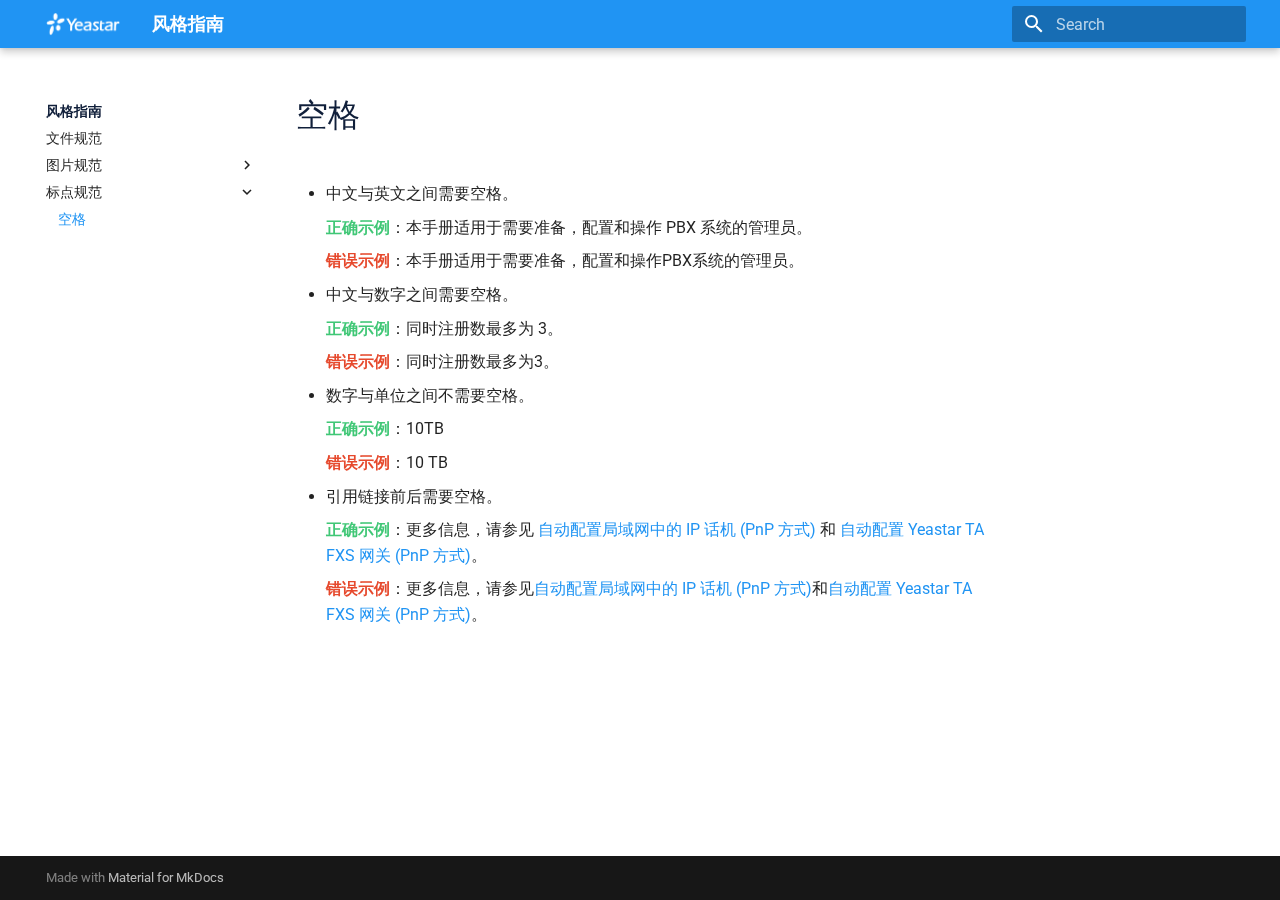
<file: space/index.html>
<!doctype html>
<html lang="en" class="no-js">
  <head>
    
      <meta charset="utf-8">
      <meta name="viewport" content="width=device-width,initial-scale=1">
      
      
      
      
        <link rel="prev" href="../screenshot/">
      
      
      
      <link rel="icon" href="../img/favicon.ico">
      <meta name="generator" content="mkdocs-1.5.3, mkdocs-material-9.5.17">
    
    
      
        <title>空格 - 风格指南</title>
      
    
    
      <link rel="stylesheet" href="../assets/stylesheets/main.bcfcd587.min.css">
      
        
        <link rel="stylesheet" href="../assets/stylesheets/palette.06af60db.min.css">
      
      
  
  
    
    
  
    
    
  
    
    
  
    
    
  
    
    
  
    
    
  
    
    
  
    
    
  
    
    
  
    
    
  
    
    
  
    
    
  
  
  <style>:root{--md-admonition-icon--note:url('data:image/svg+xml;charset=utf-8,<svg xmlns="http://www.w3.org/2000/svg" viewBox="0 0 16 16"><path d="M1 7.775V2.75C1 1.784 1.784 1 2.75 1h5.025c.464 0 .91.184 1.238.513l6.25 6.25a1.75 1.75 0 0 1 0 2.474l-5.026 5.026a1.75 1.75 0 0 1-2.474 0l-6.25-6.25A1.752 1.752 0 0 1 1 7.775Zm1.5 0c0 .066.026.13.073.177l6.25 6.25a.25.25 0 0 0 .354 0l5.025-5.025a.25.25 0 0 0 0-.354l-6.25-6.25a.25.25 0 0 0-.177-.073H2.75a.25.25 0 0 0-.25.25ZM6 5a1 1 0 1 1 0 2 1 1 0 0 1 0-2Z"/></svg>');--md-admonition-icon--abstract:url('data:image/svg+xml;charset=utf-8,<svg xmlns="http://www.w3.org/2000/svg" viewBox="0 0 16 16"><path d="M2.5 1.75v11.5c0 .138.112.25.25.25h3.17a.75.75 0 0 1 0 1.5H2.75A1.75 1.75 0 0 1 1 13.25V1.75C1 .784 1.784 0 2.75 0h8.5C12.216 0 13 .784 13 1.75v7.736a.75.75 0 0 1-1.5 0V1.75a.25.25 0 0 0-.25-.25h-8.5a.25.25 0 0 0-.25.25Zm13.274 9.537v-.001l-4.557 4.45a.75.75 0 0 1-1.055-.008l-1.943-1.95a.75.75 0 0 1 1.062-1.058l1.419 1.425 4.026-3.932a.75.75 0 1 1 1.048 1.074ZM4.75 4h4.5a.75.75 0 0 1 0 1.5h-4.5a.75.75 0 0 1 0-1.5ZM4 7.75A.75.75 0 0 1 4.75 7h2a.75.75 0 0 1 0 1.5h-2A.75.75 0 0 1 4 7.75Z"/></svg>');--md-admonition-icon--info:url('data:image/svg+xml;charset=utf-8,<svg xmlns="http://www.w3.org/2000/svg" viewBox="0 0 16 16"><path d="M0 8a8 8 0 1 1 16 0A8 8 0 0 1 0 8Zm8-6.5a6.5 6.5 0 1 0 0 13 6.5 6.5 0 0 0 0-13ZM6.5 7.75A.75.75 0 0 1 7.25 7h1a.75.75 0 0 1 .75.75v2.75h.25a.75.75 0 0 1 0 1.5h-2a.75.75 0 0 1 0-1.5h.25v-2h-.25a.75.75 0 0 1-.75-.75ZM8 6a1 1 0 1 1 0-2 1 1 0 0 1 0 2Z"/></svg>');--md-admonition-icon--tip:url('data:image/svg+xml;charset=utf-8,<svg xmlns="http://www.w3.org/2000/svg" viewBox="0 0 16 16"><path d="M3.499.75a.75.75 0 0 1 1.5 0v.996C5.9 2.903 6.793 3.65 7.662 4.376l.24.202c-.036-.694.055-1.422.426-2.163C9.1.873 10.794-.045 12.622.26 14.408.558 16 1.94 16 4.25c0 1.278-.954 2.575-2.44 2.734l.146.508.065.22c.203.701.412 1.455.476 2.226.142 1.707-.4 3.03-1.487 3.898C11.714 14.671 10.27 15 8.75 15h-6a.75.75 0 0 1 0-1.5h1.376a4.484 4.484 0 0 1-.563-1.191 3.835 3.835 0 0 1-.05-2.063 4.647 4.647 0 0 1-2.025-.293.75.75 0 0 1 .525-1.406c1.357.507 2.376-.006 2.698-.318l.009-.01a.747.747 0 0 1 1.06 0 .748.748 0 0 1-.012 1.074c-.912.92-.992 1.835-.768 2.586.221.74.745 1.337 1.196 1.621H8.75c1.343 0 2.398-.296 3.074-.836.635-.507 1.036-1.31.928-2.602-.05-.603-.216-1.224-.422-1.93l-.064-.221c-.12-.407-.246-.84-.353-1.29a2.425 2.425 0 0 1-.507-.441 3.075 3.075 0 0 1-.633-1.248.75.75 0 0 1 1.455-.364c.046.185.144.436.31.627.146.168.353.305.712.305.738 0 1.25-.615 1.25-1.25 0-1.47-.95-2.315-2.123-2.51-1.172-.196-2.227.387-2.706 1.345-.46.92-.27 1.774.019 3.062l.042.19a.884.884 0 0 1 .01.05c.348.443.666.949.94 1.553a.75.75 0 1 1-1.365.62c-.553-1.217-1.32-1.94-2.3-2.768L6.7 5.527c-.814-.68-1.75-1.462-2.692-2.619a3.737 3.737 0 0 0-1.023.88c-.406.495-.663 1.036-.722 1.508.116.122.306.21.591.239.388.038.797-.06 1.032-.19a.75.75 0 0 1 .728 1.31c-.515.287-1.23.439-1.906.373-.682-.067-1.473-.38-1.879-1.193L.75 5.677V5.5c0-.984.48-1.94 1.077-2.664.46-.559 1.05-1.055 1.673-1.353V.75Z"/></svg>');--md-admonition-icon--success:url('data:image/svg+xml;charset=utf-8,<svg xmlns="http://www.w3.org/2000/svg" viewBox="0 0 16 16"><path d="M13.78 4.22a.75.75 0 0 1 0 1.06l-7.25 7.25a.75.75 0 0 1-1.06 0L2.22 9.28a.751.751 0 0 1 .018-1.042.751.751 0 0 1 1.042-.018L6 10.94l6.72-6.72a.75.75 0 0 1 1.06 0Z"/></svg>');--md-admonition-icon--question:url('data:image/svg+xml;charset=utf-8,<svg xmlns="http://www.w3.org/2000/svg" viewBox="0 0 16 16"><path d="M0 8a8 8 0 1 1 16 0A8 8 0 0 1 0 8Zm8-6.5a6.5 6.5 0 1 0 0 13 6.5 6.5 0 0 0 0-13ZM6.92 6.085h.001a.749.749 0 1 1-1.342-.67c.169-.339.436-.701.849-.977C6.845 4.16 7.369 4 8 4a2.756 2.756 0 0 1 1.637.525c.503.377.863.965.863 1.725 0 .448-.115.83-.329 1.15-.205.307-.47.513-.692.662-.109.072-.22.138-.313.195l-.006.004a6.24 6.24 0 0 0-.26.16.952.952 0 0 0-.276.245.75.75 0 0 1-1.248-.832c.184-.264.42-.489.692-.661.103-.067.207-.132.313-.195l.007-.004c.1-.061.182-.11.258-.161a.969.969 0 0 0 .277-.245C8.96 6.514 9 6.427 9 6.25a.612.612 0 0 0-.262-.525A1.27 1.27 0 0 0 8 5.5c-.369 0-.595.09-.74.187a1.01 1.01 0 0 0-.34.398ZM9 11a1 1 0 1 1-2 0 1 1 0 0 1 2 0Z"/></svg>');--md-admonition-icon--warning:url('data:image/svg+xml;charset=utf-8,<svg xmlns="http://www.w3.org/2000/svg" viewBox="0 0 16 16"><path d="M6.457 1.047c.659-1.234 2.427-1.234 3.086 0l6.082 11.378A1.75 1.75 0 0 1 14.082 15H1.918a1.75 1.75 0 0 1-1.543-2.575Zm1.763.707a.25.25 0 0 0-.44 0L1.698 13.132a.25.25 0 0 0 .22.368h12.164a.25.25 0 0 0 .22-.368Zm.53 3.996v2.5a.75.75 0 0 1-1.5 0v-2.5a.75.75 0 0 1 1.5 0ZM9 11a1 1 0 1 1-2 0 1 1 0 0 1 2 0Z"/></svg>');--md-admonition-icon--failure:url('data:image/svg+xml;charset=utf-8,<svg xmlns="http://www.w3.org/2000/svg" viewBox="0 0 16 16"><path d="M2.344 2.343h-.001a8 8 0 0 1 11.314 11.314A8.002 8.002 0 0 1 .234 10.089a8 8 0 0 1 2.11-7.746Zm1.06 10.253a6.5 6.5 0 1 0 9.108-9.275 6.5 6.5 0 0 0-9.108 9.275ZM6.03 4.97 8 6.94l1.97-1.97a.749.749 0 0 1 1.275.326.749.749 0 0 1-.215.734L9.06 8l1.97 1.97a.749.749 0 0 1-.326 1.275.749.749 0 0 1-.734-.215L8 9.06l-1.97 1.97a.749.749 0 0 1-1.275-.326.749.749 0 0 1 .215-.734L6.94 8 4.97 6.03a.751.751 0 0 1 .018-1.042.751.751 0 0 1 1.042-.018Z"/></svg>');--md-admonition-icon--danger:url('data:image/svg+xml;charset=utf-8,<svg xmlns="http://www.w3.org/2000/svg" viewBox="0 0 16 16"><path d="M9.504.43a1.516 1.516 0 0 1 2.437 1.713L10.415 5.5h2.123c1.57 0 2.346 1.909 1.22 3.004l-7.34 7.142a1.249 1.249 0 0 1-.871.354h-.302a1.25 1.25 0 0 1-1.157-1.723L5.633 10.5H3.462c-1.57 0-2.346-1.909-1.22-3.004L9.503.429Zm1.047 1.074L3.286 8.571A.25.25 0 0 0 3.462 9H6.75a.75.75 0 0 1 .694 1.034l-1.713 4.188 6.982-6.793A.25.25 0 0 0 12.538 7H9.25a.75.75 0 0 1-.683-1.06l2.008-4.418.003-.006a.036.036 0 0 0-.004-.009l-.006-.006-.008-.001c-.003 0-.006.002-.009.004Z"/></svg>');--md-admonition-icon--bug:url('data:image/svg+xml;charset=utf-8,<svg xmlns="http://www.w3.org/2000/svg" viewBox="0 0 16 16"><path d="M4.72.22a.75.75 0 0 1 1.06 0l1 .999a3.488 3.488 0 0 1 2.441 0l.999-1a.748.748 0 0 1 1.265.332.75.75 0 0 1-.205.729l-.775.776c.616.63.995 1.493.995 2.444v.327c0 .1-.009.197-.025.292.408.14.764.392 1.029.722l1.968-.787a.75.75 0 0 1 .556 1.392L13 7.258V9h2.25a.75.75 0 0 1 0 1.5H13v.5c0 .409-.049.806-.141 1.186l2.17.868a.75.75 0 0 1-.557 1.392l-2.184-.873A4.997 4.997 0 0 1 8 16a4.997 4.997 0 0 1-4.288-2.427l-2.183.873a.75.75 0 0 1-.558-1.392l2.17-.868A5.036 5.036 0 0 1 3 11v-.5H.75a.75.75 0 0 1 0-1.5H3V7.258L.971 6.446a.75.75 0 0 1 .558-1.392l1.967.787c.265-.33.62-.583 1.03-.722a1.677 1.677 0 0 1-.026-.292V4.5c0-.951.38-1.814.995-2.444L4.72 1.28a.75.75 0 0 1 0-1.06Zm.53 6.28a.75.75 0 0 0-.75.75V11a3.5 3.5 0 1 0 7 0V7.25a.75.75 0 0 0-.75-.75ZM6.173 5h3.654A.172.172 0 0 0 10 4.827V4.5a2 2 0 1 0-4 0v.327c0 .096.077.173.173.173Z"/></svg>');--md-admonition-icon--example:url('data:image/svg+xml;charset=utf-8,<svg xmlns="http://www.w3.org/2000/svg" viewBox="0 0 16 16"><path d="M5 5.782V2.5h-.25a.75.75 0 0 1 0-1.5h6.5a.75.75 0 0 1 0 1.5H11v3.282l3.666 5.76C15.619 13.04 14.543 15 12.767 15H3.233c-1.776 0-2.852-1.96-1.899-3.458Zm-2.4 6.565a.75.75 0 0 0 .633 1.153h9.534a.75.75 0 0 0 .633-1.153L12.225 10.5h-8.45ZM9.5 2.5h-3V6c0 .143-.04.283-.117.403L4.73 9h6.54L9.617 6.403A.746.746 0 0 1 9.5 6Z"/></svg>');--md-admonition-icon--quote:url('data:image/svg+xml;charset=utf-8,<svg xmlns="http://www.w3.org/2000/svg" viewBox="0 0 16 16"><path d="M1.75 2.5h10.5a.75.75 0 0 1 0 1.5H1.75a.75.75 0 0 1 0-1.5Zm4 5h8.5a.75.75 0 0 1 0 1.5h-8.5a.75.75 0 0 1 0-1.5Zm0 5h8.5a.75.75 0 0 1 0 1.5h-8.5a.75.75 0 0 1 0-1.5ZM2.5 7.75v6a.75.75 0 0 1-1.5 0v-6a.75.75 0 0 1 1.5 0Z"/></svg>');}</style>



    
    
      
    
    
      
        
        
        <link rel="preconnect" href="https://fonts.gstatic.com" crossorigin>
        <link rel="stylesheet" href="https://fonts.googleapis.com/css?family=Roboto:300,300i,400,400i,700,700i%7CRoboto+Mono:400,400i,700,700i&display=fallback">
        <style>:root{--md-text-font:"Roboto";--md-code-font:"Roboto Mono"}</style>
      
    
    
      <link rel="stylesheet" href="../resources/extra.css">
    
    <script>__md_scope=new URL("..",location),__md_hash=e=>[...e].reduce((e,_)=>(e<<5)-e+_.charCodeAt(0),0),__md_get=(e,_=localStorage,t=__md_scope)=>JSON.parse(_.getItem(t.pathname+"."+e)),__md_set=(e,_,t=localStorage,a=__md_scope)=>{try{t.setItem(a.pathname+"."+e,JSON.stringify(_))}catch(e){}}</script>
    
      

    
    
    
  </head>
  
  
    
    
    
    
    
    <body dir="ltr" data-md-color-scheme="default" data-md-color-primary="blue" data-md-color-accent="indigo">
  
    
    <input class="md-toggle" data-md-toggle="drawer" type="checkbox" id="__drawer" autocomplete="off">
    <input class="md-toggle" data-md-toggle="search" type="checkbox" id="__search" autocomplete="off">
    <label class="md-overlay" for="__drawer"></label>
    <div data-md-component="skip">
      
        
        <a href="#_1" class="md-skip">
          Skip to content
        </a>
      
    </div>
    <div data-md-component="announce">
      
    </div>
    
    
      

  

<header class="md-header md-header--shadow" data-md-component="header">
  <nav class="md-header__inner md-grid" aria-label="Header">
    <a href=".." title="风格指南" class="md-header__button md-logo" aria-label="风格指南" data-md-component="logo">
      
  <img src="../img/logo.png" alt="logo">

    </a>
    <label class="md-header__button md-icon" for="__drawer">
      
      <svg xmlns="http://www.w3.org/2000/svg" viewBox="0 0 24 24"><path d="M3 6h18v2H3V6m0 5h18v2H3v-2m0 5h18v2H3v-2Z"/></svg>
    </label>
    <div class="md-header__title" data-md-component="header-title">
      <div class="md-header__ellipsis">
        <div class="md-header__topic">
          <span class="md-ellipsis">
            风格指南
          </span>
        </div>
        <div class="md-header__topic" data-md-component="header-topic">
          <span class="md-ellipsis">
            
              空格
            
          </span>
        </div>
      </div>
    </div>
    
      
    
    
    
    
      <label class="md-header__button md-icon" for="__search">
        
        <svg xmlns="http://www.w3.org/2000/svg" viewBox="0 0 24 24"><path d="M9.5 3A6.5 6.5 0 0 1 16 9.5c0 1.61-.59 3.09-1.56 4.23l.27.27h.79l5 5-1.5 1.5-5-5v-.79l-.27-.27A6.516 6.516 0 0 1 9.5 16 6.5 6.5 0 0 1 3 9.5 6.5 6.5 0 0 1 9.5 3m0 2C7 5 5 7 5 9.5S7 14 9.5 14 14 12 14 9.5 12 5 9.5 5Z"/></svg>
      </label>
      <div class="md-search" data-md-component="search" role="dialog">
  <label class="md-search__overlay" for="__search"></label>
  <div class="md-search__inner" role="search">
    <form class="md-search__form" name="search">
      <input type="text" class="md-search__input" name="query" aria-label="Search" placeholder="Search" autocapitalize="off" autocorrect="off" autocomplete="off" spellcheck="false" data-md-component="search-query" required>
      <label class="md-search__icon md-icon" for="__search">
        
        <svg xmlns="http://www.w3.org/2000/svg" viewBox="0 0 24 24"><path d="M9.5 3A6.5 6.5 0 0 1 16 9.5c0 1.61-.59 3.09-1.56 4.23l.27.27h.79l5 5-1.5 1.5-5-5v-.79l-.27-.27A6.516 6.516 0 0 1 9.5 16 6.5 6.5 0 0 1 3 9.5 6.5 6.5 0 0 1 9.5 3m0 2C7 5 5 7 5 9.5S7 14 9.5 14 14 12 14 9.5 12 5 9.5 5Z"/></svg>
        
        <svg xmlns="http://www.w3.org/2000/svg" viewBox="0 0 24 24"><path d="M20 11v2H8l5.5 5.5-1.42 1.42L4.16 12l7.92-7.92L13.5 5.5 8 11h12Z"/></svg>
      </label>
      <nav class="md-search__options" aria-label="Search">
        
        <button type="reset" class="md-search__icon md-icon" title="Clear" aria-label="Clear" tabindex="-1">
          
          <svg xmlns="http://www.w3.org/2000/svg" viewBox="0 0 24 24"><path d="M19 6.41 17.59 5 12 10.59 6.41 5 5 6.41 10.59 12 5 17.59 6.41 19 12 13.41 17.59 19 19 17.59 13.41 12 19 6.41Z"/></svg>
        </button>
      </nav>
      
    </form>
    <div class="md-search__output">
      <div class="md-search__scrollwrap" data-md-scrollfix>
        <div class="md-search-result" data-md-component="search-result">
          <div class="md-search-result__meta">
            Initializing search
          </div>
          <ol class="md-search-result__list" role="presentation"></ol>
        </div>
      </div>
    </div>
  </div>
</div>
    
    
  </nav>
  
</header>
    
    <div class="md-container" data-md-component="container">
      
      
        
          
        
      
      <main class="md-main" data-md-component="main">
        <div class="md-main__inner md-grid">
          
            
              
              <div class="md-sidebar md-sidebar--primary" data-md-component="sidebar" data-md-type="navigation" >
                <div class="md-sidebar__scrollwrap">
                  <div class="md-sidebar__inner">
                    



<nav class="md-nav md-nav--primary" aria-label="Navigation" data-md-level="0">
  <label class="md-nav__title" for="__drawer">
    <a href=".." title="风格指南" class="md-nav__button md-logo" aria-label="风格指南" data-md-component="logo">
      
  <img src="../img/logo.png" alt="logo">

    </a>
    风格指南
  </label>
  
  <ul class="md-nav__list" data-md-scrollfix>
    
      
      
  
  
  
  
    <li class="md-nav__item">
      <a href="../file/" class="md-nav__link">
        
  
  <span class="md-ellipsis">
    文件规范
  </span>
  

      </a>
    </li>
  

    
      
      
  
  
  
  
    
    
    
    
    <li class="md-nav__item md-nav__item--nested">
      
        
        
        <input class="md-nav__toggle md-toggle " type="checkbox" id="__nav_2" >
        
          
          <label class="md-nav__link" for="__nav_2" id="__nav_2_label" tabindex="0">
            
  
  <span class="md-ellipsis">
    图片规范
  </span>
  

            <span class="md-nav__icon md-icon"></span>
          </label>
        
        <nav class="md-nav" data-md-level="1" aria-labelledby="__nav_2_label" aria-expanded="false">
          <label class="md-nav__title" for="__nav_2">
            <span class="md-nav__icon md-icon"></span>
            图片规范
          </label>
          <ul class="md-nav__list" data-md-scrollfix>
            
              
                
  
  
  
  
    <li class="md-nav__item">
      <a href="../icon/" class="md-nav__link">
        
  
  <span class="md-ellipsis">
    图标
  </span>
  

      </a>
    </li>
  

              
            
              
                
  
  
  
  
    <li class="md-nav__item">
      <a href="../typology/" class="md-nav__link">
        
  
  <span class="md-ellipsis">
    拓扑图
  </span>
  

      </a>
    </li>
  

              
            
              
                
  
  
  
  
    <li class="md-nav__item">
      <a href="../screenshot/" class="md-nav__link">
        
  
  <span class="md-ellipsis">
    截图
  </span>
  

      </a>
    </li>
  

              
            
          </ul>
        </nav>
      
    </li>
  

    
      
      
  
  
    
  
  
  
    
    
    
    
    <li class="md-nav__item md-nav__item--active md-nav__item--nested">
      
        
        
        <input class="md-nav__toggle md-toggle " type="checkbox" id="__nav_3" checked>
        
          
          <label class="md-nav__link" for="__nav_3" id="__nav_3_label" tabindex="0">
            
  
  <span class="md-ellipsis">
    标点规范
  </span>
  

            <span class="md-nav__icon md-icon"></span>
          </label>
        
        <nav class="md-nav" data-md-level="1" aria-labelledby="__nav_3_label" aria-expanded="true">
          <label class="md-nav__title" for="__nav_3">
            <span class="md-nav__icon md-icon"></span>
            标点规范
          </label>
          <ul class="md-nav__list" data-md-scrollfix>
            
              
                
  
  
    
  
  
  
    <li class="md-nav__item md-nav__item--active">
      
      <input class="md-nav__toggle md-toggle" type="checkbox" id="__toc">
      
      
        
      
      
      <a href="./" class="md-nav__link md-nav__link--active">
        
  
  <span class="md-ellipsis">
    空格
  </span>
  

      </a>
      
    </li>
  

              
            
          </ul>
        </nav>
      
    </li>
  

    
  </ul>
</nav>
                  </div>
                </div>
              </div>
            
            
              
              <div class="md-sidebar md-sidebar--secondary" data-md-component="sidebar" data-md-type="toc" >
                <div class="md-sidebar__scrollwrap">
                  <div class="md-sidebar__inner">
                    

<nav class="md-nav md-nav--secondary" aria-label="Table of contents">
  
  
  
    
  
  
</nav>
                  </div>
                </div>
              </div>
            
          
          
            <div class="md-content" data-md-component="content">
              <article class="md-content__inner md-typeset">
                
                  


<h1 id="_1">空格</h1>
<ul>
<li>
<p>中文与英文之间需要空格。  </p>
<p><font color="40c776"><strong>正确示例</strong></font>：本手册适用于需要准备，配置和操作 PBX 系统的管理员。</p>
<p><font color="e6492d"><strong>错误示例</strong></font>：本手册适用于需要准备，配置和操作PBX系统的管理员。</p>
</li>
<li>
<p>中文与数字之间需要空格。</p>
<p><font color="40c776"><strong>正确示例</strong></font>：同时注册数最多为 3。</p>
<p><font color="e6492d"><strong>错误示例</strong></font>：同时注册数最多为3。</p>
</li>
<li>
<p>数字与单位之间不需要空格。</p>
<p><font color="40c776"><strong>正确示例</strong></font>：10TB</p>
<p><font color="e6492d"><strong>错误示例</strong></font>：10 TB</p>
</li>
<li>
<p>引用链接前后需要空格。</p>
<p><font color="40c776"><strong>正确示例</strong></font>：更多信息，请参见 <a href="https://help.yeastar.com/zh-cn/p-series-appliance-edition/administrator-guide/auto-provision-ip-phones-in-local-network-pnp-method.html">自动配置局域网中的 IP 话机 (PnP 方式)</a> 和 <a href="https://help.yeastar.com/zh-cn/p-series-appliance-edition/administrator-guide/auto-provision-yeastar-ta-fxs-gateways-pnp-method.html">自动配置 Yeastar TA FXS 网关 (PnP 方式)</a>。</p>
<p><font color="e6492d"><strong>错误示例</strong></font>：更多信息，请参见<a href="https://help.yeastar.com/zh-cn/p-series-appliance-edition/administrator-guide/auto-provision-ip-phones-in-local-network-pnp-method.html">自动配置局域网中的 IP 话机 (PnP 方式)</a>和<a href="https://help.yeastar.com/zh-cn/p-series-appliance-edition/administrator-guide/auto-provision-yeastar-ta-fxs-gateways-pnp-method.html">自动配置 Yeastar TA FXS 网关 (PnP 方式)</a>。</p>
</li>
</ul>












                
              </article>
            </div>
          
          
<script>var target=document.getElementById(location.hash.slice(1));target&&target.name&&(target.checked=target.name.startsWith("__tabbed_"))</script>
        </div>
        
      </main>
      
        <footer class="md-footer">
  
  <div class="md-footer-meta md-typeset">
    <div class="md-footer-meta__inner md-grid">
      <div class="md-copyright">
  
  
    Made with
    <a href="https://squidfunk.github.io/mkdocs-material/" target="_blank" rel="noopener">
      Material for MkDocs
    </a>
  
</div>
      
    </div>
  </div>
</footer>
      
    </div>
    <div class="md-dialog" data-md-component="dialog">
      <div class="md-dialog__inner md-typeset"></div>
    </div>
    
    
    <script id="__config" type="application/json">{"base": "..", "features": [], "search": "../assets/javascripts/workers/search.b8dbb3d2.min.js", "translations": {"clipboard.copied": "Copied to clipboard", "clipboard.copy": "Copy to clipboard", "search.result.more.one": "1 more on this page", "search.result.more.other": "# more on this page", "search.result.none": "No matching documents", "search.result.one": "1 matching document", "search.result.other": "# matching documents", "search.result.placeholder": "Type to start searching", "search.result.term.missing": "Missing", "select.version": "Select version"}}</script>
    
    
      <script src="../assets/javascripts/bundle.1e8ae164.min.js"></script>
      
    
  </body>
</html>
</file>
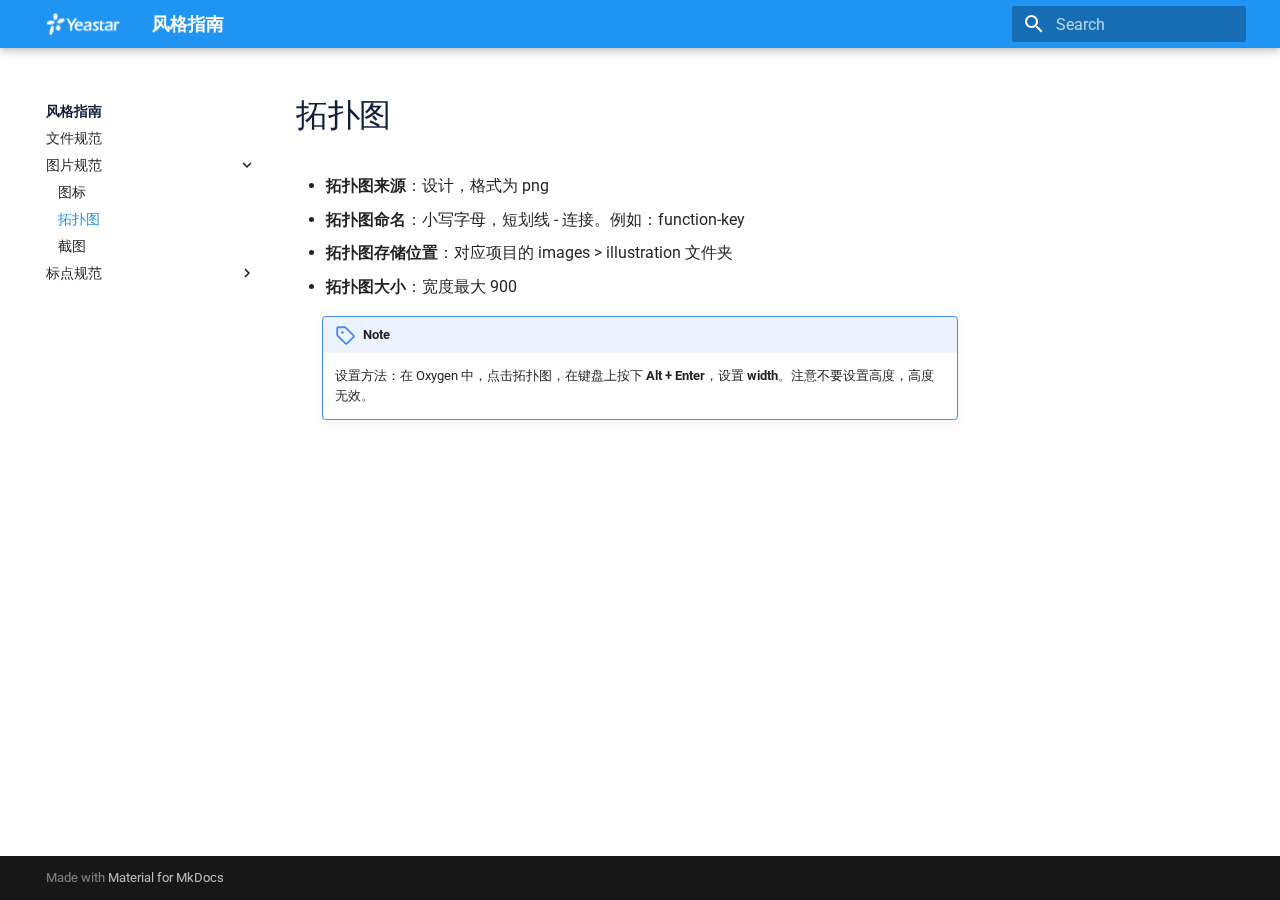
<file: typology/index.html>
<!doctype html>
<html lang="en" class="no-js">
  <head>
    
      <meta charset="utf-8">
      <meta name="viewport" content="width=device-width,initial-scale=1">
      
      
      
      
        <link rel="prev" href="../icon/">
      
      
        <link rel="next" href="../screenshot/">
      
      
      <link rel="icon" href="../img/favicon.ico">
      <meta name="generator" content="mkdocs-1.5.3, mkdocs-material-9.5.17">
    
    
      
        <title>拓扑图 - 风格指南</title>
      
    
    
      <link rel="stylesheet" href="../assets/stylesheets/main.bcfcd587.min.css">
      
        
        <link rel="stylesheet" href="../assets/stylesheets/palette.06af60db.min.css">
      
      
  
  
    
    
  
    
    
  
    
    
  
    
    
  
    
    
  
    
    
  
    
    
  
    
    
  
    
    
  
    
    
  
    
    
  
    
    
  
  
  <style>:root{--md-admonition-icon--note:url('data:image/svg+xml;charset=utf-8,<svg xmlns="http://www.w3.org/2000/svg" viewBox="0 0 16 16"><path d="M1 7.775V2.75C1 1.784 1.784 1 2.75 1h5.025c.464 0 .91.184 1.238.513l6.25 6.25a1.75 1.75 0 0 1 0 2.474l-5.026 5.026a1.75 1.75 0 0 1-2.474 0l-6.25-6.25A1.752 1.752 0 0 1 1 7.775Zm1.5 0c0 .066.026.13.073.177l6.25 6.25a.25.25 0 0 0 .354 0l5.025-5.025a.25.25 0 0 0 0-.354l-6.25-6.25a.25.25 0 0 0-.177-.073H2.75a.25.25 0 0 0-.25.25ZM6 5a1 1 0 1 1 0 2 1 1 0 0 1 0-2Z"/></svg>');--md-admonition-icon--abstract:url('data:image/svg+xml;charset=utf-8,<svg xmlns="http://www.w3.org/2000/svg" viewBox="0 0 16 16"><path d="M2.5 1.75v11.5c0 .138.112.25.25.25h3.17a.75.75 0 0 1 0 1.5H2.75A1.75 1.75 0 0 1 1 13.25V1.75C1 .784 1.784 0 2.75 0h8.5C12.216 0 13 .784 13 1.75v7.736a.75.75 0 0 1-1.5 0V1.75a.25.25 0 0 0-.25-.25h-8.5a.25.25 0 0 0-.25.25Zm13.274 9.537v-.001l-4.557 4.45a.75.75 0 0 1-1.055-.008l-1.943-1.95a.75.75 0 0 1 1.062-1.058l1.419 1.425 4.026-3.932a.75.75 0 1 1 1.048 1.074ZM4.75 4h4.5a.75.75 0 0 1 0 1.5h-4.5a.75.75 0 0 1 0-1.5ZM4 7.75A.75.75 0 0 1 4.75 7h2a.75.75 0 0 1 0 1.5h-2A.75.75 0 0 1 4 7.75Z"/></svg>');--md-admonition-icon--info:url('data:image/svg+xml;charset=utf-8,<svg xmlns="http://www.w3.org/2000/svg" viewBox="0 0 16 16"><path d="M0 8a8 8 0 1 1 16 0A8 8 0 0 1 0 8Zm8-6.5a6.5 6.5 0 1 0 0 13 6.5 6.5 0 0 0 0-13ZM6.5 7.75A.75.75 0 0 1 7.25 7h1a.75.75 0 0 1 .75.75v2.75h.25a.75.75 0 0 1 0 1.5h-2a.75.75 0 0 1 0-1.5h.25v-2h-.25a.75.75 0 0 1-.75-.75ZM8 6a1 1 0 1 1 0-2 1 1 0 0 1 0 2Z"/></svg>');--md-admonition-icon--tip:url('data:image/svg+xml;charset=utf-8,<svg xmlns="http://www.w3.org/2000/svg" viewBox="0 0 16 16"><path d="M3.499.75a.75.75 0 0 1 1.5 0v.996C5.9 2.903 6.793 3.65 7.662 4.376l.24.202c-.036-.694.055-1.422.426-2.163C9.1.873 10.794-.045 12.622.26 14.408.558 16 1.94 16 4.25c0 1.278-.954 2.575-2.44 2.734l.146.508.065.22c.203.701.412 1.455.476 2.226.142 1.707-.4 3.03-1.487 3.898C11.714 14.671 10.27 15 8.75 15h-6a.75.75 0 0 1 0-1.5h1.376a4.484 4.484 0 0 1-.563-1.191 3.835 3.835 0 0 1-.05-2.063 4.647 4.647 0 0 1-2.025-.293.75.75 0 0 1 .525-1.406c1.357.507 2.376-.006 2.698-.318l.009-.01a.747.747 0 0 1 1.06 0 .748.748 0 0 1-.012 1.074c-.912.92-.992 1.835-.768 2.586.221.74.745 1.337 1.196 1.621H8.75c1.343 0 2.398-.296 3.074-.836.635-.507 1.036-1.31.928-2.602-.05-.603-.216-1.224-.422-1.93l-.064-.221c-.12-.407-.246-.84-.353-1.29a2.425 2.425 0 0 1-.507-.441 3.075 3.075 0 0 1-.633-1.248.75.75 0 0 1 1.455-.364c.046.185.144.436.31.627.146.168.353.305.712.305.738 0 1.25-.615 1.25-1.25 0-1.47-.95-2.315-2.123-2.51-1.172-.196-2.227.387-2.706 1.345-.46.92-.27 1.774.019 3.062l.042.19a.884.884 0 0 1 .01.05c.348.443.666.949.94 1.553a.75.75 0 1 1-1.365.62c-.553-1.217-1.32-1.94-2.3-2.768L6.7 5.527c-.814-.68-1.75-1.462-2.692-2.619a3.737 3.737 0 0 0-1.023.88c-.406.495-.663 1.036-.722 1.508.116.122.306.21.591.239.388.038.797-.06 1.032-.19a.75.75 0 0 1 .728 1.31c-.515.287-1.23.439-1.906.373-.682-.067-1.473-.38-1.879-1.193L.75 5.677V5.5c0-.984.48-1.94 1.077-2.664.46-.559 1.05-1.055 1.673-1.353V.75Z"/></svg>');--md-admonition-icon--success:url('data:image/svg+xml;charset=utf-8,<svg xmlns="http://www.w3.org/2000/svg" viewBox="0 0 16 16"><path d="M13.78 4.22a.75.75 0 0 1 0 1.06l-7.25 7.25a.75.75 0 0 1-1.06 0L2.22 9.28a.751.751 0 0 1 .018-1.042.751.751 0 0 1 1.042-.018L6 10.94l6.72-6.72a.75.75 0 0 1 1.06 0Z"/></svg>');--md-admonition-icon--question:url('data:image/svg+xml;charset=utf-8,<svg xmlns="http://www.w3.org/2000/svg" viewBox="0 0 16 16"><path d="M0 8a8 8 0 1 1 16 0A8 8 0 0 1 0 8Zm8-6.5a6.5 6.5 0 1 0 0 13 6.5 6.5 0 0 0 0-13ZM6.92 6.085h.001a.749.749 0 1 1-1.342-.67c.169-.339.436-.701.849-.977C6.845 4.16 7.369 4 8 4a2.756 2.756 0 0 1 1.637.525c.503.377.863.965.863 1.725 0 .448-.115.83-.329 1.15-.205.307-.47.513-.692.662-.109.072-.22.138-.313.195l-.006.004a6.24 6.24 0 0 0-.26.16.952.952 0 0 0-.276.245.75.75 0 0 1-1.248-.832c.184-.264.42-.489.692-.661.103-.067.207-.132.313-.195l.007-.004c.1-.061.182-.11.258-.161a.969.969 0 0 0 .277-.245C8.96 6.514 9 6.427 9 6.25a.612.612 0 0 0-.262-.525A1.27 1.27 0 0 0 8 5.5c-.369 0-.595.09-.74.187a1.01 1.01 0 0 0-.34.398ZM9 11a1 1 0 1 1-2 0 1 1 0 0 1 2 0Z"/></svg>');--md-admonition-icon--warning:url('data:image/svg+xml;charset=utf-8,<svg xmlns="http://www.w3.org/2000/svg" viewBox="0 0 16 16"><path d="M6.457 1.047c.659-1.234 2.427-1.234 3.086 0l6.082 11.378A1.75 1.75 0 0 1 14.082 15H1.918a1.75 1.75 0 0 1-1.543-2.575Zm1.763.707a.25.25 0 0 0-.44 0L1.698 13.132a.25.25 0 0 0 .22.368h12.164a.25.25 0 0 0 .22-.368Zm.53 3.996v2.5a.75.75 0 0 1-1.5 0v-2.5a.75.75 0 0 1 1.5 0ZM9 11a1 1 0 1 1-2 0 1 1 0 0 1 2 0Z"/></svg>');--md-admonition-icon--failure:url('data:image/svg+xml;charset=utf-8,<svg xmlns="http://www.w3.org/2000/svg" viewBox="0 0 16 16"><path d="M2.344 2.343h-.001a8 8 0 0 1 11.314 11.314A8.002 8.002 0 0 1 .234 10.089a8 8 0 0 1 2.11-7.746Zm1.06 10.253a6.5 6.5 0 1 0 9.108-9.275 6.5 6.5 0 0 0-9.108 9.275ZM6.03 4.97 8 6.94l1.97-1.97a.749.749 0 0 1 1.275.326.749.749 0 0 1-.215.734L9.06 8l1.97 1.97a.749.749 0 0 1-.326 1.275.749.749 0 0 1-.734-.215L8 9.06l-1.97 1.97a.749.749 0 0 1-1.275-.326.749.749 0 0 1 .215-.734L6.94 8 4.97 6.03a.751.751 0 0 1 .018-1.042.751.751 0 0 1 1.042-.018Z"/></svg>');--md-admonition-icon--danger:url('data:image/svg+xml;charset=utf-8,<svg xmlns="http://www.w3.org/2000/svg" viewBox="0 0 16 16"><path d="M9.504.43a1.516 1.516 0 0 1 2.437 1.713L10.415 5.5h2.123c1.57 0 2.346 1.909 1.22 3.004l-7.34 7.142a1.249 1.249 0 0 1-.871.354h-.302a1.25 1.25 0 0 1-1.157-1.723L5.633 10.5H3.462c-1.57 0-2.346-1.909-1.22-3.004L9.503.429Zm1.047 1.074L3.286 8.571A.25.25 0 0 0 3.462 9H6.75a.75.75 0 0 1 .694 1.034l-1.713 4.188 6.982-6.793A.25.25 0 0 0 12.538 7H9.25a.75.75 0 0 1-.683-1.06l2.008-4.418.003-.006a.036.036 0 0 0-.004-.009l-.006-.006-.008-.001c-.003 0-.006.002-.009.004Z"/></svg>');--md-admonition-icon--bug:url('data:image/svg+xml;charset=utf-8,<svg xmlns="http://www.w3.org/2000/svg" viewBox="0 0 16 16"><path d="M4.72.22a.75.75 0 0 1 1.06 0l1 .999a3.488 3.488 0 0 1 2.441 0l.999-1a.748.748 0 0 1 1.265.332.75.75 0 0 1-.205.729l-.775.776c.616.63.995 1.493.995 2.444v.327c0 .1-.009.197-.025.292.408.14.764.392 1.029.722l1.968-.787a.75.75 0 0 1 .556 1.392L13 7.258V9h2.25a.75.75 0 0 1 0 1.5H13v.5c0 .409-.049.806-.141 1.186l2.17.868a.75.75 0 0 1-.557 1.392l-2.184-.873A4.997 4.997 0 0 1 8 16a4.997 4.997 0 0 1-4.288-2.427l-2.183.873a.75.75 0 0 1-.558-1.392l2.17-.868A5.036 5.036 0 0 1 3 11v-.5H.75a.75.75 0 0 1 0-1.5H3V7.258L.971 6.446a.75.75 0 0 1 .558-1.392l1.967.787c.265-.33.62-.583 1.03-.722a1.677 1.677 0 0 1-.026-.292V4.5c0-.951.38-1.814.995-2.444L4.72 1.28a.75.75 0 0 1 0-1.06Zm.53 6.28a.75.75 0 0 0-.75.75V11a3.5 3.5 0 1 0 7 0V7.25a.75.75 0 0 0-.75-.75ZM6.173 5h3.654A.172.172 0 0 0 10 4.827V4.5a2 2 0 1 0-4 0v.327c0 .096.077.173.173.173Z"/></svg>');--md-admonition-icon--example:url('data:image/svg+xml;charset=utf-8,<svg xmlns="http://www.w3.org/2000/svg" viewBox="0 0 16 16"><path d="M5 5.782V2.5h-.25a.75.75 0 0 1 0-1.5h6.5a.75.75 0 0 1 0 1.5H11v3.282l3.666 5.76C15.619 13.04 14.543 15 12.767 15H3.233c-1.776 0-2.852-1.96-1.899-3.458Zm-2.4 6.565a.75.75 0 0 0 .633 1.153h9.534a.75.75 0 0 0 .633-1.153L12.225 10.5h-8.45ZM9.5 2.5h-3V6c0 .143-.04.283-.117.403L4.73 9h6.54L9.617 6.403A.746.746 0 0 1 9.5 6Z"/></svg>');--md-admonition-icon--quote:url('data:image/svg+xml;charset=utf-8,<svg xmlns="http://www.w3.org/2000/svg" viewBox="0 0 16 16"><path d="M1.75 2.5h10.5a.75.75 0 0 1 0 1.5H1.75a.75.75 0 0 1 0-1.5Zm4 5h8.5a.75.75 0 0 1 0 1.5h-8.5a.75.75 0 0 1 0-1.5Zm0 5h8.5a.75.75 0 0 1 0 1.5h-8.5a.75.75 0 0 1 0-1.5ZM2.5 7.75v6a.75.75 0 0 1-1.5 0v-6a.75.75 0 0 1 1.5 0Z"/></svg>');}</style>



    
    
      
    
    
      
        
        
        <link rel="preconnect" href="https://fonts.gstatic.com" crossorigin>
        <link rel="stylesheet" href="https://fonts.googleapis.com/css?family=Roboto:300,300i,400,400i,700,700i%7CRoboto+Mono:400,400i,700,700i&display=fallback">
        <style>:root{--md-text-font:"Roboto";--md-code-font:"Roboto Mono"}</style>
      
    
    
      <link rel="stylesheet" href="../resources/extra.css">
    
    <script>__md_scope=new URL("..",location),__md_hash=e=>[...e].reduce((e,_)=>(e<<5)-e+_.charCodeAt(0),0),__md_get=(e,_=localStorage,t=__md_scope)=>JSON.parse(_.getItem(t.pathname+"."+e)),__md_set=(e,_,t=localStorage,a=__md_scope)=>{try{t.setItem(a.pathname+"."+e,JSON.stringify(_))}catch(e){}}</script>
    
      

    
    
    
  </head>
  
  
    
    
    
    
    
    <body dir="ltr" data-md-color-scheme="default" data-md-color-primary="blue" data-md-color-accent="indigo">
  
    
    <input class="md-toggle" data-md-toggle="drawer" type="checkbox" id="__drawer" autocomplete="off">
    <input class="md-toggle" data-md-toggle="search" type="checkbox" id="__search" autocomplete="off">
    <label class="md-overlay" for="__drawer"></label>
    <div data-md-component="skip">
      
        
        <a href="#_1" class="md-skip">
          Skip to content
        </a>
      
    </div>
    <div data-md-component="announce">
      
    </div>
    
    
      

  

<header class="md-header md-header--shadow" data-md-component="header">
  <nav class="md-header__inner md-grid" aria-label="Header">
    <a href=".." title="风格指南" class="md-header__button md-logo" aria-label="风格指南" data-md-component="logo">
      
  <img src="../img/logo.png" alt="logo">

    </a>
    <label class="md-header__button md-icon" for="__drawer">
      
      <svg xmlns="http://www.w3.org/2000/svg" viewBox="0 0 24 24"><path d="M3 6h18v2H3V6m0 5h18v2H3v-2m0 5h18v2H3v-2Z"/></svg>
    </label>
    <div class="md-header__title" data-md-component="header-title">
      <div class="md-header__ellipsis">
        <div class="md-header__topic">
          <span class="md-ellipsis">
            风格指南
          </span>
        </div>
        <div class="md-header__topic" data-md-component="header-topic">
          <span class="md-ellipsis">
            
              拓扑图
            
          </span>
        </div>
      </div>
    </div>
    
      
    
    
    
    
      <label class="md-header__button md-icon" for="__search">
        
        <svg xmlns="http://www.w3.org/2000/svg" viewBox="0 0 24 24"><path d="M9.5 3A6.5 6.5 0 0 1 16 9.5c0 1.61-.59 3.09-1.56 4.23l.27.27h.79l5 5-1.5 1.5-5-5v-.79l-.27-.27A6.516 6.516 0 0 1 9.5 16 6.5 6.5 0 0 1 3 9.5 6.5 6.5 0 0 1 9.5 3m0 2C7 5 5 7 5 9.5S7 14 9.5 14 14 12 14 9.5 12 5 9.5 5Z"/></svg>
      </label>
      <div class="md-search" data-md-component="search" role="dialog">
  <label class="md-search__overlay" for="__search"></label>
  <div class="md-search__inner" role="search">
    <form class="md-search__form" name="search">
      <input type="text" class="md-search__input" name="query" aria-label="Search" placeholder="Search" autocapitalize="off" autocorrect="off" autocomplete="off" spellcheck="false" data-md-component="search-query" required>
      <label class="md-search__icon md-icon" for="__search">
        
        <svg xmlns="http://www.w3.org/2000/svg" viewBox="0 0 24 24"><path d="M9.5 3A6.5 6.5 0 0 1 16 9.5c0 1.61-.59 3.09-1.56 4.23l.27.27h.79l5 5-1.5 1.5-5-5v-.79l-.27-.27A6.516 6.516 0 0 1 9.5 16 6.5 6.5 0 0 1 3 9.5 6.5 6.5 0 0 1 9.5 3m0 2C7 5 5 7 5 9.5S7 14 9.5 14 14 12 14 9.5 12 5 9.5 5Z"/></svg>
        
        <svg xmlns="http://www.w3.org/2000/svg" viewBox="0 0 24 24"><path d="M20 11v2H8l5.5 5.5-1.42 1.42L4.16 12l7.92-7.92L13.5 5.5 8 11h12Z"/></svg>
      </label>
      <nav class="md-search__options" aria-label="Search">
        
        <button type="reset" class="md-search__icon md-icon" title="Clear" aria-label="Clear" tabindex="-1">
          
          <svg xmlns="http://www.w3.org/2000/svg" viewBox="0 0 24 24"><path d="M19 6.41 17.59 5 12 10.59 6.41 5 5 6.41 10.59 12 5 17.59 6.41 19 12 13.41 17.59 19 19 17.59 13.41 12 19 6.41Z"/></svg>
        </button>
      </nav>
      
    </form>
    <div class="md-search__output">
      <div class="md-search__scrollwrap" data-md-scrollfix>
        <div class="md-search-result" data-md-component="search-result">
          <div class="md-search-result__meta">
            Initializing search
          </div>
          <ol class="md-search-result__list" role="presentation"></ol>
        </div>
      </div>
    </div>
  </div>
</div>
    
    
  </nav>
  
</header>
    
    <div class="md-container" data-md-component="container">
      
      
        
          
        
      
      <main class="md-main" data-md-component="main">
        <div class="md-main__inner md-grid">
          
            
              
              <div class="md-sidebar md-sidebar--primary" data-md-component="sidebar" data-md-type="navigation" >
                <div class="md-sidebar__scrollwrap">
                  <div class="md-sidebar__inner">
                    



<nav class="md-nav md-nav--primary" aria-label="Navigation" data-md-level="0">
  <label class="md-nav__title" for="__drawer">
    <a href=".." title="风格指南" class="md-nav__button md-logo" aria-label="风格指南" data-md-component="logo">
      
  <img src="../img/logo.png" alt="logo">

    </a>
    风格指南
  </label>
  
  <ul class="md-nav__list" data-md-scrollfix>
    
      
      
  
  
  
  
    <li class="md-nav__item">
      <a href="../file/" class="md-nav__link">
        
  
  <span class="md-ellipsis">
    文件规范
  </span>
  

      </a>
    </li>
  

    
      
      
  
  
    
  
  
  
    
    
    
    
    <li class="md-nav__item md-nav__item--active md-nav__item--nested">
      
        
        
        <input class="md-nav__toggle md-toggle " type="checkbox" id="__nav_2" checked>
        
          
          <label class="md-nav__link" for="__nav_2" id="__nav_2_label" tabindex="0">
            
  
  <span class="md-ellipsis">
    图片规范
  </span>
  

            <span class="md-nav__icon md-icon"></span>
          </label>
        
        <nav class="md-nav" data-md-level="1" aria-labelledby="__nav_2_label" aria-expanded="true">
          <label class="md-nav__title" for="__nav_2">
            <span class="md-nav__icon md-icon"></span>
            图片规范
          </label>
          <ul class="md-nav__list" data-md-scrollfix>
            
              
                
  
  
  
  
    <li class="md-nav__item">
      <a href="../icon/" class="md-nav__link">
        
  
  <span class="md-ellipsis">
    图标
  </span>
  

      </a>
    </li>
  

              
            
              
                
  
  
    
  
  
  
    <li class="md-nav__item md-nav__item--active">
      
      <input class="md-nav__toggle md-toggle" type="checkbox" id="__toc">
      
      
        
      
      
      <a href="./" class="md-nav__link md-nav__link--active">
        
  
  <span class="md-ellipsis">
    拓扑图
  </span>
  

      </a>
      
    </li>
  

              
            
              
                
  
  
  
  
    <li class="md-nav__item">
      <a href="../screenshot/" class="md-nav__link">
        
  
  <span class="md-ellipsis">
    截图
  </span>
  

      </a>
    </li>
  

              
            
          </ul>
        </nav>
      
    </li>
  

    
      
      
  
  
  
  
    
    
    
    
    <li class="md-nav__item md-nav__item--nested">
      
        
        
        <input class="md-nav__toggle md-toggle " type="checkbox" id="__nav_3" >
        
          
          <label class="md-nav__link" for="__nav_3" id="__nav_3_label" tabindex="0">
            
  
  <span class="md-ellipsis">
    标点规范
  </span>
  

            <span class="md-nav__icon md-icon"></span>
          </label>
        
        <nav class="md-nav" data-md-level="1" aria-labelledby="__nav_3_label" aria-expanded="false">
          <label class="md-nav__title" for="__nav_3">
            <span class="md-nav__icon md-icon"></span>
            标点规范
          </label>
          <ul class="md-nav__list" data-md-scrollfix>
            
              
                
  
  
  
  
    <li class="md-nav__item">
      <a href="../space/" class="md-nav__link">
        
  
  <span class="md-ellipsis">
    空格
  </span>
  

      </a>
    </li>
  

              
            
          </ul>
        </nav>
      
    </li>
  

    
  </ul>
</nav>
                  </div>
                </div>
              </div>
            
            
              
              <div class="md-sidebar md-sidebar--secondary" data-md-component="sidebar" data-md-type="toc" >
                <div class="md-sidebar__scrollwrap">
                  <div class="md-sidebar__inner">
                    

<nav class="md-nav md-nav--secondary" aria-label="Table of contents">
  
  
  
    
  
  
</nav>
                  </div>
                </div>
              </div>
            
          
          
            <div class="md-content" data-md-component="content">
              <article class="md-content__inner md-typeset">
                
                  


<h1 id="_1">拓扑图</h1>
<ul>
<li><strong>拓扑图来源</strong>：设计，格式为 png</li>
<li><strong>拓扑图命名</strong>：小写字母，短划线 - 连接。例如：function-key</li>
<li><strong>拓扑图存储位置</strong>：对应项目的 images &gt; illustration 文件夹</li>
<li><strong>拓扑图大小</strong>：宽度最大 900</li>
</ul>
<div class="admonition note">
<p class="admonition-title">Note</p>
<p>设置方法：在 Oxygen 中，点击拓扑图，在键盘上按下 <strong>Alt + Enter</strong>，设置 <strong>width</strong>。注意不要设置高度，高度无效。</p>
</div>












                
              </article>
            </div>
          
          
<script>var target=document.getElementById(location.hash.slice(1));target&&target.name&&(target.checked=target.name.startsWith("__tabbed_"))</script>
        </div>
        
      </main>
      
        <footer class="md-footer">
  
  <div class="md-footer-meta md-typeset">
    <div class="md-footer-meta__inner md-grid">
      <div class="md-copyright">
  
  
    Made with
    <a href="https://squidfunk.github.io/mkdocs-material/" target="_blank" rel="noopener">
      Material for MkDocs
    </a>
  
</div>
      
    </div>
  </div>
</footer>
      
    </div>
    <div class="md-dialog" data-md-component="dialog">
      <div class="md-dialog__inner md-typeset"></div>
    </div>
    
    
    <script id="__config" type="application/json">{"base": "..", "features": [], "search": "../assets/javascripts/workers/search.b8dbb3d2.min.js", "translations": {"clipboard.copied": "Copied to clipboard", "clipboard.copy": "Copy to clipboard", "search.result.more.one": "1 more on this page", "search.result.more.other": "# more on this page", "search.result.none": "No matching documents", "search.result.one": "1 matching document", "search.result.other": "# matching documents", "search.result.placeholder": "Type to start searching", "search.result.term.missing": "Missing", "select.version": "Select version"}}</script>
    
    
      <script src="../assets/javascripts/bundle.1e8ae164.min.js"></script>
      
    
  </body>
</html>
</file>
<file: resources/extra.css>
.md-typeset h1 {
    color: #101f3a;
    font-size: 2em;
    line-height: 1.1em;
}
.md-nav__title {
    color: #101f3a;
}
.md-typeset .admonition,.md-typeset details {
    margin: 0.5em 2em; 
}
</file>
<file: assets/stylesheets/main.bcfcd587.min.css>
@charset "UTF-8";html{-webkit-text-size-adjust:none;-moz-text-size-adjust:none;text-size-adjust:none;box-sizing:border-box}*,:after,:before{box-sizing:inherit}@media (prefers-reduced-motion){*,:after,:before{transition:none!important}}body{margin:0}a,button,input,label{-webkit-tap-highlight-color:transparent}a{color:inherit;text-decoration:none}hr{border:0;box-sizing:initial;display:block;height:.05rem;overflow:visible;padding:0}small{font-size:80%}sub,sup{line-height:1em}img{border-style:none}table{border-collapse:initial;border-spacing:0}td,th{font-weight:400;vertical-align:top}button{background:#0000;border:0;font-family:inherit;font-size:inherit;margin:0;padding:0}input{border:0;outline:none}:root{--md-primary-fg-color:#4051b5;--md-primary-fg-color--light:#5d6cc0;--md-primary-fg-color--dark:#303fa1;--md-primary-bg-color:#fff;--md-primary-bg-color--light:#ffffffb3;--md-accent-fg-color:#526cfe;--md-accent-fg-color--transparent:#526cfe1a;--md-accent-bg-color:#fff;--md-accent-bg-color--light:#ffffffb3}[data-md-color-scheme=default]{color-scheme:light}[data-md-color-scheme=default] img[src$="#gh-dark-mode-only"],[data-md-color-scheme=default] img[src$="#only-dark"]{display:none}:root,[data-md-color-scheme=default]{--md-hue:225deg;--md-default-fg-color:#000000de;--md-default-fg-color--light:#0000008a;--md-default-fg-color--lighter:#00000052;--md-default-fg-color--lightest:#00000012;--md-default-bg-color:#fff;--md-default-bg-color--light:#ffffffb3;--md-default-bg-color--lighter:#ffffff4d;--md-default-bg-color--lightest:#ffffff1f;--md-code-fg-color:#36464e;--md-code-bg-color:#f5f5f5;--md-code-hl-color:#4287ff;--md-code-hl-color--light:#4287ff1a;--md-code-hl-number-color:#d52a2a;--md-code-hl-special-color:#db1457;--md-code-hl-function-color:#a846b9;--md-code-hl-constant-color:#6e59d9;--md-code-hl-keyword-color:#3f6ec6;--md-code-hl-string-color:#1c7d4d;--md-code-hl-name-color:var(--md-code-fg-color);--md-code-hl-operator-color:var(--md-default-fg-color--light);--md-code-hl-punctuation-color:var(--md-default-fg-color--light);--md-code-hl-comment-color:var(--md-default-fg-color--light);--md-code-hl-generic-color:var(--md-default-fg-color--light);--md-code-hl-variable-color:var(--md-default-fg-color--light);--md-typeset-color:var(--md-default-fg-color);--md-typeset-a-color:var(--md-primary-fg-color);--md-typeset-del-color:#f5503d26;--md-typeset-ins-color:#0bd57026;--md-typeset-kbd-color:#fafafa;--md-typeset-kbd-accent-color:#fff;--md-typeset-kbd-border-color:#b8b8b8;--md-typeset-mark-color:#ffff0080;--md-typeset-table-color:#0000001f;--md-typeset-table-color--light:rgba(0,0,0,.035);--md-admonition-fg-color:var(--md-default-fg-color);--md-admonition-bg-color:var(--md-default-bg-color);--md-warning-fg-color:#000000de;--md-warning-bg-color:#ff9;--md-footer-fg-color:#fff;--md-footer-fg-color--light:#ffffffb3;--md-footer-fg-color--lighter:#ffffff73;--md-footer-bg-color:#000000de;--md-footer-bg-color--dark:#00000052;--md-shadow-z1:0 0.2rem 0.5rem #0000000d,0 0 0.05rem #0000001a;--md-shadow-z2:0 0.2rem 0.5rem #0000001a,0 0 0.05rem #00000040;--md-shadow-z3:0 0.2rem 0.5rem #0003,0 0 0.05rem #00000059}.md-icon svg{fill:currentcolor;display:block;height:1.2rem;width:1.2rem}body{-webkit-font-smoothing:antialiased;-moz-osx-font-smoothing:grayscale;--md-text-font-family:var(--md-text-font,_),-apple-system,BlinkMacSystemFont,Helvetica,Arial,sans-serif;--md-code-font-family:var(--md-code-font,_),SFMono-Regular,Consolas,Menlo,monospace}aside,body,input{font-feature-settings:"kern","liga";color:var(--md-typeset-color);font-family:var(--md-text-font-family)}code,kbd,pre{font-feature-settings:"kern";font-family:var(--md-code-font-family)}:root{--md-typeset-table-sort-icon:url('data:image/svg+xml;charset=utf-8,<svg xmlns="http://www.w3.org/2000/svg" viewBox="0 0 24 24"><path d="m18 21-4-4h3V7h-3l4-4 4 4h-3v10h3M2 19v-2h10v2M2 13v-2h7v2M2 7V5h4v2H2Z"/></svg>');--md-typeset-table-sort-icon--asc:url('data:image/svg+xml;charset=utf-8,<svg xmlns="http://www.w3.org/2000/svg" viewBox="0 0 24 24"><path d="M19 17h3l-4 4-4-4h3V3h2M2 17h10v2H2M6 5v2H2V5m0 6h7v2H2v-2Z"/></svg>');--md-typeset-table-sort-icon--desc:url('data:image/svg+xml;charset=utf-8,<svg xmlns="http://www.w3.org/2000/svg" viewBox="0 0 24 24"><path d="M19 7h3l-4-4-4 4h3v14h2M2 17h10v2H2M6 5v2H2V5m0 6h7v2H2v-2Z"/></svg>')}.md-typeset{-webkit-print-color-adjust:exact;color-adjust:exact;font-size:.8rem;line-height:1.6}@media print{.md-typeset{font-size:.68rem}}.md-typeset blockquote,.md-typeset dl,.md-typeset figure,.md-typeset ol,.md-typeset pre,.md-typeset ul{margin-bottom:1em;margin-top:1em}.md-typeset h1{color:var(--md-default-fg-color--light);font-size:2em;line-height:1.3;margin:0 0 1.25em}.md-typeset h1,.md-typeset h2{font-weight:300;letter-spacing:-.01em}.md-typeset h2{font-size:1.5625em;line-height:1.4;margin:1.6em 0 .64em}.md-typeset h3{font-size:1.25em;font-weight:400;letter-spacing:-.01em;line-height:1.5;margin:1.6em 0 .8em}.md-typeset h2+h3{margin-top:.8em}.md-typeset h4{font-weight:700;letter-spacing:-.01em;margin:1em 0}.md-typeset h5,.md-typeset h6{color:var(--md-default-fg-color--light);font-size:.8em;font-weight:700;letter-spacing:-.01em;margin:1.25em 0}.md-typeset h5{text-transform:uppercase}.md-typeset hr{border-bottom:.05rem solid var(--md-default-fg-color--lightest);display:flow-root;margin:1.5em 0}.md-typeset a{color:var(--md-typeset-a-color);word-break:break-word}.md-typeset a,.md-typeset a:before{transition:color 125ms}.md-typeset a:focus,.md-typeset a:hover{color:var(--md-accent-fg-color)}.md-typeset a:focus code,.md-typeset a:hover code{background-color:var(--md-accent-fg-color--transparent)}.md-typeset a code{color:currentcolor;transition:background-color 125ms}.md-typeset a.focus-visible{outline-color:var(--md-accent-fg-color);outline-offset:.2rem}.md-typeset code,.md-typeset kbd,.md-typeset pre{color:var(--md-code-fg-color);direction:ltr;font-variant-ligatures:none}@media print{.md-typeset code,.md-typeset kbd,.md-typeset pre{white-space:pre-wrap}}.md-typeset code{background-color:var(--md-code-bg-color);border-radius:.1rem;-webkit-box-decoration-break:clone;box-decoration-break:clone;font-size:.85em;padding:0 .2941176471em;word-break:break-word}.md-typeset code:not(.focus-visible){-webkit-tap-highlight-color:transparent;outline:none}.md-typeset pre{display:flow-root;line-height:1.4;position:relative}.md-typeset pre>code{-webkit-box-decoration-break:slice;box-decoration-break:slice;box-shadow:none;display:block;margin:0;outline-color:var(--md-accent-fg-color);overflow:auto;padding:.7720588235em 1.1764705882em;scrollbar-color:var(--md-default-fg-color--lighter) #0000;scrollbar-width:thin;touch-action:auto;word-break:normal}.md-typeset pre>code:hover{scrollbar-color:var(--md-accent-fg-color) #0000}.md-typeset pre>code::-webkit-scrollbar{height:.2rem;width:.2rem}.md-typeset pre>code::-webkit-scrollbar-thumb{background-color:var(--md-default-fg-color--lighter)}.md-typeset pre>code::-webkit-scrollbar-thumb:hover{background-color:var(--md-accent-fg-color)}.md-typeset kbd{background-color:var(--md-typeset-kbd-color);border-radius:.1rem;box-shadow:0 .1rem 0 .05rem var(--md-typeset-kbd-border-color),0 .1rem 0 var(--md-typeset-kbd-border-color),0 -.1rem .2rem var(--md-typeset-kbd-accent-color) inset;color:var(--md-default-fg-color);display:inline-block;font-size:.75em;padding:0 .6666666667em;vertical-align:text-top;word-break:break-word}.md-typeset mark{background-color:var(--md-typeset-mark-color);-webkit-box-decoration-break:clone;box-decoration-break:clone;color:inherit;word-break:break-word}.md-typeset abbr{border-bottom:.05rem dotted var(--md-default-fg-color--light);cursor:help;text-decoration:none}.md-typeset small{opacity:.75}[dir=ltr] .md-typeset sub,[dir=ltr] .md-typeset sup{margin-left:.078125em}[dir=rtl] .md-typeset sub,[dir=rtl] .md-typeset sup{margin-right:.078125em}[dir=ltr] .md-typeset blockquote{padding-left:.6rem}[dir=rtl] .md-typeset blockquote{padding-right:.6rem}[dir=ltr] .md-typeset blockquote{border-left:.2rem solid var(--md-default-fg-color--lighter)}[dir=rtl] .md-typeset blockquote{border-right:.2rem solid var(--md-default-fg-color--lighter)}.md-typeset blockquote{color:var(--md-default-fg-color--light);margin-left:0;margin-right:0}.md-typeset ul{list-style-type:disc}[dir=ltr] .md-typeset ol,[dir=ltr] .md-typeset ul{margin-left:.625em}[dir=rtl] .md-typeset ol,[dir=rtl] .md-typeset ul{margin-right:.625em}.md-typeset ol,.md-typeset ul{padding:0}.md-typeset ol:not([hidden]),.md-typeset ul:not([hidden]){display:flow-root}.md-typeset ol ol,.md-typeset ul ol{list-style-type:lower-alpha}.md-typeset ol ol ol,.md-typeset ul ol ol{list-style-type:lower-roman}[dir=ltr] .md-typeset ol li,[dir=ltr] .md-typeset ul li{margin-left:1.25em}[dir=rtl] .md-typeset ol li,[dir=rtl] .md-typeset ul li{margin-right:1.25em}.md-typeset ol li,.md-typeset ul li{margin-bottom:.5em}.md-typeset ol li blockquote,.md-typeset ol li p,.md-typeset ul li blockquote,.md-typeset ul li p{margin:.5em 0}.md-typeset ol li:last-child,.md-typeset ul li:last-child{margin-bottom:0}[dir=ltr] .md-typeset ol li ol,[dir=ltr] .md-typeset ol li ul,[dir=ltr] .md-typeset ul li ol,[dir=ltr] .md-typeset ul li ul{margin-left:.625em}[dir=rtl] .md-typeset ol li ol,[dir=rtl] .md-typeset ol li ul,[dir=rtl] .md-typeset ul li ol,[dir=rtl] .md-typeset ul li ul{margin-right:.625em}.md-typeset ol li ol,.md-typeset ol li ul,.md-typeset ul li ol,.md-typeset ul li ul{margin-bottom:.5em;margin-top:.5em}[dir=ltr] .md-typeset dd{margin-left:1.875em}[dir=rtl] .md-typeset dd{margin-right:1.875em}.md-typeset dd{margin-bottom:1.5em;margin-top:1em}.md-typeset img,.md-typeset svg,.md-typeset video{height:auto;max-width:100%}.md-typeset img[align=left]{margin:1em 1em 1em 0}.md-typeset img[align=right]{margin:1em 0 1em 1em}.md-typeset img[align]:only-child{margin-top:0}.md-typeset figure{display:flow-root;margin:1em auto;max-width:100%;text-align:center;width:-moz-fit-content;width:fit-content}.md-typeset figure img{display:block;margin:0 auto}.md-typeset figcaption{font-style:italic;margin:1em auto;max-width:24rem}.md-typeset iframe{max-width:100%}.md-typeset table:not([class]){background-color:var(--md-default-bg-color);border:.05rem solid var(--md-typeset-table-color);border-radius:.1rem;display:inline-block;font-size:.64rem;max-width:100%;overflow:auto;touch-action:auto}@media print{.md-typeset table:not([class]){display:table}}.md-typeset table:not([class])+*{margin-top:1.5em}.md-typeset table:not([class]) td>:first-child,.md-typeset table:not([class]) th>:first-child{margin-top:0}.md-typeset table:not([class]) td>:last-child,.md-typeset table:not([class]) th>:last-child{margin-bottom:0}.md-typeset table:not([class]) td:not([align]),.md-typeset table:not([class]) th:not([align]){text-align:left}[dir=rtl] .md-typeset table:not([class]) td:not([align]),[dir=rtl] .md-typeset table:not([class]) th:not([align]){text-align:right}.md-typeset table:not([class]) th{font-weight:700;min-width:5rem;padding:.9375em 1.25em;vertical-align:top}.md-typeset table:not([class]) td{border-top:.05rem solid var(--md-typeset-table-color);padding:.9375em 1.25em;vertical-align:top}.md-typeset table:not([class]) tbody tr{transition:background-color 125ms}.md-typeset table:not([class]) tbody tr:hover{background-color:var(--md-typeset-table-color--light);box-shadow:0 .05rem 0 var(--md-default-bg-color) inset}.md-typeset table:not([class]) a{word-break:normal}.md-typeset table th[role=columnheader]{cursor:pointer}[dir=ltr] .md-typeset table th[role=columnheader]:after{margin-left:.5em}[dir=rtl] .md-typeset table th[role=columnheader]:after{margin-right:.5em}.md-typeset table th[role=columnheader]:after{content:"";display:inline-block;height:1.2em;-webkit-mask-image:var(--md-typeset-table-sort-icon);mask-image:var(--md-typeset-table-sort-icon);-webkit-mask-repeat:no-repeat;mask-repeat:no-repeat;-webkit-mask-size:contain;mask-size:contain;transition:background-color 125ms;vertical-align:text-bottom;width:1.2em}.md-typeset table th[role=columnheader]:hover:after{background-color:var(--md-default-fg-color--lighter)}.md-typeset table th[role=columnheader][aria-sort=ascending]:after{background-color:var(--md-default-fg-color--light);-webkit-mask-image:var(--md-typeset-table-sort-icon--asc);mask-image:var(--md-typeset-table-sort-icon--asc)}.md-typeset table th[role=columnheader][aria-sort=descending]:after{background-color:var(--md-default-fg-color--light);-webkit-mask-image:var(--md-typeset-table-sort-icon--desc);mask-image:var(--md-typeset-table-sort-icon--desc)}.md-typeset__scrollwrap{margin:1em -.8rem;overflow-x:auto;touch-action:auto}.md-typeset__table{display:inline-block;margin-bottom:.5em;padding:0 .8rem}@media print{.md-typeset__table{display:block}}html .md-typeset__table table{display:table;margin:0;overflow:hidden;width:100%}@media screen and (max-width:44.984375em){.md-content__inner>pre{margin:1em -.8rem}.md-content__inner>pre code{border-radius:0}}.md-typeset .md-author{border-radius:100%;display:block;flex-shrink:0;height:1.6rem;overflow:hidden;position:relative;transition:color 125ms,transform 125ms;width:1.6rem}.md-typeset .md-author img{display:block}.md-typeset .md-author--more{background:var(--md-default-fg-color--lightest);color:var(--md-default-fg-color--lighter);font-size:.6rem;font-weight:700;line-height:1.6rem;text-align:center}.md-typeset .md-author--long{height:2.4rem;width:2.4rem}.md-typeset a.md-author{transform:scale(1)}.md-typeset a.md-author img{filter:grayscale(100%) opacity(75%);transition:filter 125ms}.md-typeset a.md-author:focus,.md-typeset a.md-author:hover{transform:scale(1.1);z-index:1}.md-typeset a.md-author:focus img,.md-typeset a.md-author:hover img{filter:grayscale(0)}.md-banner{background-color:var(--md-footer-bg-color);color:var(--md-footer-fg-color);overflow:auto}@media print{.md-banner{display:none}}.md-banner--warning{background-color:var(--md-warning-bg-color);color:var(--md-warning-fg-color)}.md-banner__inner{font-size:.7rem;margin:.6rem auto;padding:0 .8rem}[dir=ltr] .md-banner__button{float:right}[dir=rtl] .md-banner__button{float:left}.md-banner__button{color:inherit;cursor:pointer;transition:opacity .25s}.no-js .md-banner__button{display:none}.md-banner__button:hover{opacity:.7}html{font-size:125%;height:100%;overflow-x:hidden}@media screen and (min-width:100em){html{font-size:137.5%}}@media screen and (min-width:125em){html{font-size:150%}}body{background-color:var(--md-default-bg-color);display:flex;flex-direction:column;font-size:.5rem;min-height:100%;position:relative;width:100%}@media print{body{display:block}}@media screen and (max-width:59.984375em){body[data-md-scrolllock]{position:fixed}}.md-grid{margin-left:auto;margin-right:auto;max-width:61rem}.md-container{display:flex;flex-direction:column;flex-grow:1}@media print{.md-container{display:block}}.md-main{flex-grow:1}.md-main__inner{display:flex;height:100%;margin-top:1.5rem}.md-ellipsis{overflow:hidden;text-overflow:ellipsis}.md-toggle{display:none}.md-option{height:0;opacity:0;position:absolute;width:0}.md-option:checked+label:not([hidden]){display:block}.md-option.focus-visible+label{outline-color:var(--md-accent-fg-color);outline-style:auto}.md-skip{background-color:var(--md-default-fg-color);border-radius:.1rem;color:var(--md-default-bg-color);font-size:.64rem;margin:.5rem;opacity:0;outline-color:var(--md-accent-fg-color);padding:.3rem .5rem;position:fixed;transform:translateY(.4rem);z-index:-1}.md-skip:focus{opacity:1;transform:translateY(0);transition:transform .25s cubic-bezier(.4,0,.2,1),opacity 175ms 75ms;z-index:10}@page{margin:25mm}:root{--md-clipboard-icon:url('data:image/svg+xml;charset=utf-8,<svg xmlns="http://www.w3.org/2000/svg" viewBox="0 0 24 24"><path d="M19 21H8V7h11m0-2H8a2 2 0 0 0-2 2v14a2 2 0 0 0 2 2h11a2 2 0 0 0 2-2V7a2 2 0 0 0-2-2m-3-4H4a2 2 0 0 0-2 2v14h2V3h12V1Z"/></svg>')}.md-clipboard{border-radius:.1rem;color:var(--md-default-fg-color--lightest);cursor:pointer;height:1.5em;outline-color:var(--md-accent-fg-color);outline-offset:.1rem;position:absolute;right:.5em;top:.5em;transition:color .25s;width:1.5em;z-index:1}@media print{.md-clipboard{display:none}}.md-clipboard:not(.focus-visible){-webkit-tap-highlight-color:transparent;outline:none}:hover>.md-clipboard{color:var(--md-default-fg-color--light)}.md-clipboard:focus,.md-clipboard:hover{color:var(--md-accent-fg-color)}.md-clipboard:after{background-color:currentcolor;content:"";display:block;height:1.125em;margin:0 auto;-webkit-mask-image:var(--md-clipboard-icon);mask-image:var(--md-clipboard-icon);-webkit-mask-position:center;mask-position:center;-webkit-mask-repeat:no-repeat;mask-repeat:no-repeat;-webkit-mask-size:contain;mask-size:contain;width:1.125em}.md-clipboard--inline{cursor:pointer}.md-clipboard--inline code{transition:color .25s,background-color .25s}.md-clipboard--inline:focus code,.md-clipboard--inline:hover code{background-color:var(--md-accent-fg-color--transparent);color:var(--md-accent-fg-color)}@keyframes consent{0%{opacity:0;transform:translateY(100%)}to{opacity:1;transform:translateY(0)}}@keyframes overlay{0%{opacity:0}to{opacity:1}}.md-consent__overlay{animation:overlay .25s both;-webkit-backdrop-filter:blur(.1rem);backdrop-filter:blur(.1rem);background-color:#0000008a;height:100%;opacity:1;position:fixed;top:0;width:100%;z-index:5}.md-consent__inner{animation:consent .5s cubic-bezier(.1,.7,.1,1) both;background-color:var(--md-default-bg-color);border:0;border-radius:.1rem;bottom:0;box-shadow:0 0 .2rem #0000001a,0 .2rem .4rem #0003;max-height:100%;overflow:auto;padding:0;position:fixed;width:100%;z-index:5}.md-consent__form{padding:.8rem}.md-consent__settings{display:none;margin:1em 0}input:checked+.md-consent__settings{display:block}.md-consent__controls{margin-bottom:.8rem}.md-typeset .md-consent__controls .md-button{display:inline}@media screen and (max-width:44.984375em){.md-typeset .md-consent__controls .md-button{display:block;margin-top:.4rem;text-align:center;width:100%}}.md-consent label{cursor:pointer}.md-content{flex-grow:1;min-width:0}.md-content__inner{margin:0 .8rem 1.2rem;padding-top:.6rem}@media screen and (min-width:76.25em){[dir=ltr] .md-sidebar--primary:not([hidden])~.md-content>.md-content__inner{margin-left:1.2rem}[dir=ltr] .md-sidebar--secondary:not([hidden])~.md-content>.md-content__inner,[dir=rtl] .md-sidebar--primary:not([hidden])~.md-content>.md-content__inner{margin-right:1.2rem}[dir=rtl] .md-sidebar--secondary:not([hidden])~.md-content>.md-content__inner{margin-left:1.2rem}}.md-content__inner:before{content:"";display:block;height:.4rem}.md-content__inner>:last-child{margin-bottom:0}[dir=ltr] .md-content__button{float:right}[dir=rtl] .md-content__button{float:left}[dir=ltr] .md-content__button{margin-left:.4rem}[dir=rtl] .md-content__button{margin-right:.4rem}.md-content__button{margin:.4rem 0;padding:0}@media print{.md-content__button{display:none}}.md-typeset .md-content__button{color:var(--md-default-fg-color--lighter)}.md-content__button svg{display:inline;vertical-align:top}[dir=rtl] .md-content__button svg{transform:scaleX(-1)}[dir=ltr] .md-dialog{right:.8rem}[dir=rtl] .md-dialog{left:.8rem}.md-dialog{background-color:var(--md-default-fg-color);border-radius:.1rem;bottom:.8rem;box-shadow:var(--md-shadow-z3);min-width:11.1rem;opacity:0;padding:.4rem .6rem;pointer-events:none;position:fixed;transform:translateY(100%);transition:transform 0ms .4s,opacity .4s;z-index:4}@media print{.md-dialog{display:none}}.md-dialog--active{opacity:1;pointer-events:auto;transform:translateY(0);transition:transform .4s cubic-bezier(.075,.85,.175,1),opacity .4s}.md-dialog__inner{color:var(--md-default-bg-color);font-size:.7rem}.md-feedback{margin:2em 0 1em;text-align:center}.md-feedback fieldset{border:none;margin:0;padding:0}.md-feedback__title{font-weight:700;margin:1em auto}.md-feedback__inner{position:relative}.md-feedback__list{display:flex;flex-wrap:wrap;place-content:baseline center;position:relative}.md-feedback__list:hover .md-icon:not(:disabled){color:var(--md-default-fg-color--lighter)}:disabled .md-feedback__list{min-height:1.8rem}.md-feedback__icon{color:var(--md-default-fg-color--light);cursor:pointer;flex-shrink:0;margin:0 .1rem;transition:color 125ms}.md-feedback__icon:not(:disabled).md-icon:hover{color:var(--md-accent-fg-color)}.md-feedback__icon:disabled{color:var(--md-default-fg-color--lightest);pointer-events:none}.md-feedback__note{opacity:0;position:relative;transform:translateY(.4rem);transition:transform .4s cubic-bezier(.1,.7,.1,1),opacity .15s}.md-feedback__note>*{margin:0 auto;max-width:16rem}:disabled .md-feedback__note{opacity:1;transform:translateY(0)}.md-footer{background-color:var(--md-footer-bg-color);color:var(--md-footer-fg-color)}@media print{.md-footer{display:none}}.md-footer__inner{justify-content:space-between;overflow:auto;padding:.2rem}.md-footer__inner:not([hidden]){display:flex}.md-footer__link{align-items:end;display:flex;flex-grow:0.01;margin-bottom:.4rem;margin-top:1rem;max-width:100%;outline-color:var(--md-accent-fg-color);overflow:hidden;transition:opacity .25s}.md-footer__link:focus,.md-footer__link:hover{opacity:.7}[dir=rtl] .md-footer__link svg{transform:scaleX(-1)}@media screen and (max-width:44.984375em){.md-footer__link--prev{flex-shrink:0}.md-footer__link--prev .md-footer__title{display:none}}[dir=ltr] .md-footer__link--next{margin-left:auto}[dir=rtl] .md-footer__link--next{margin-right:auto}.md-footer__link--next{text-align:right}[dir=rtl] .md-footer__link--next{text-align:left}.md-footer__title{flex-grow:1;font-size:.9rem;margin-bottom:.7rem;max-width:calc(100% - 2.4rem);padding:0 1rem;white-space:nowrap}.md-footer__button{margin:.2rem;padding:.4rem}.md-footer__direction{font-size:.64rem;opacity:.7}.md-footer-meta{background-color:var(--md-footer-bg-color--dark)}.md-footer-meta__inner{display:flex;flex-wrap:wrap;justify-content:space-between;padding:.2rem}html .md-footer-meta.md-typeset a{color:var(--md-footer-fg-color--light)}html .md-footer-meta.md-typeset a:focus,html .md-footer-meta.md-typeset a:hover{color:var(--md-footer-fg-color)}.md-copyright{color:var(--md-footer-fg-color--lighter);font-size:.64rem;margin:auto .6rem;padding:.4rem 0;width:100%}@media screen and (min-width:45em){.md-copyright{width:auto}}.md-copyright__highlight{color:var(--md-footer-fg-color--light)}.md-social{display:inline-flex;gap:.2rem;margin:0 .4rem;padding:.2rem 0 .6rem}@media screen and (min-width:45em){.md-social{padding:.6rem 0}}.md-social__link{display:inline-block;height:1.6rem;text-align:center;width:1.6rem}.md-social__link:before{line-height:1.9}.md-social__link svg{fill:currentcolor;max-height:.8rem;vertical-align:-25%}.md-typeset .md-button{border:.1rem solid;border-radius:.1rem;color:var(--md-primary-fg-color);cursor:pointer;display:inline-block;font-weight:700;padding:.625em 2em;transition:color 125ms,background-color 125ms,border-color 125ms}.md-typeset .md-button--primary{background-color:var(--md-primary-fg-color);border-color:var(--md-primary-fg-color);color:var(--md-primary-bg-color)}.md-typeset .md-button:focus,.md-typeset .md-button:hover{background-color:var(--md-accent-fg-color);border-color:var(--md-accent-fg-color);color:var(--md-accent-bg-color)}[dir=ltr] .md-typeset .md-input{border-top-left-radius:.1rem}[dir=ltr] .md-typeset .md-input,[dir=rtl] .md-typeset .md-input{border-top-right-radius:.1rem}[dir=rtl] .md-typeset .md-input{border-top-left-radius:.1rem}.md-typeset .md-input{border-bottom:.1rem solid var(--md-default-fg-color--lighter);box-shadow:var(--md-shadow-z1);font-size:.8rem;height:1.8rem;padding:0 .6rem;transition:border .25s,box-shadow .25s}.md-typeset .md-input:focus,.md-typeset .md-input:hover{border-bottom-color:var(--md-accent-fg-color);box-shadow:var(--md-shadow-z2)}.md-typeset .md-input--stretch{width:100%}.md-header{background-color:var(--md-primary-fg-color);box-shadow:0 0 .2rem #0000,0 .2rem .4rem #0000;color:var(--md-primary-bg-color);display:block;left:0;position:sticky;right:0;top:0;z-index:4}@media print{.md-header{display:none}}.md-header[hidden]{transform:translateY(-100%);transition:transform .25s cubic-bezier(.8,0,.6,1),box-shadow .25s}.md-header--shadow{box-shadow:0 0 .2rem #0000001a,0 .2rem .4rem #0003;transition:transform .25s cubic-bezier(.1,.7,.1,1),box-shadow .25s}.md-header__inner{align-items:center;display:flex;padding:0 .2rem}.md-header__button{color:currentcolor;cursor:pointer;margin:.2rem;outline-color:var(--md-accent-fg-color);padding:.4rem;position:relative;transition:opacity .25s;vertical-align:middle;z-index:1}.md-header__button:hover{opacity:.7}.md-header__button:not([hidden]){display:inline-block}.md-header__button:not(.focus-visible){-webkit-tap-highlight-color:transparent;outline:none}.md-header__button.md-logo{margin:.2rem;padding:.4rem}@media screen and (max-width:76.234375em){.md-header__button.md-logo{display:none}}.md-header__button.md-logo img,.md-header__button.md-logo svg{fill:currentcolor;display:block;height:1.2rem;width:auto}@media screen and (min-width:60em){.md-header__button[for=__search]{display:none}}.no-js .md-header__button[for=__search]{display:none}[dir=rtl] .md-header__button[for=__search] svg{transform:scaleX(-1)}@media screen and (min-width:76.25em){.md-header__button[for=__drawer]{display:none}}.md-header__topic{display:flex;max-width:100%;position:absolute;transition:transform .4s cubic-bezier(.1,.7,.1,1),opacity .15s;white-space:nowrap}.md-header__topic+.md-header__topic{opacity:0;pointer-events:none;transform:translateX(1.25rem);transition:transform .4s cubic-bezier(1,.7,.1,.1),opacity .15s;z-index:-1}[dir=rtl] .md-header__topic+.md-header__topic{transform:translateX(-1.25rem)}.md-header__topic:first-child{font-weight:700}[dir=ltr] .md-header__title{margin-left:1rem;margin-right:.4rem}[dir=rtl] .md-header__title{margin-left:.4rem;margin-right:1rem}.md-header__title{flex-grow:1;font-size:.9rem;height:2.4rem;line-height:2.4rem}.md-header__title--active .md-header__topic{opacity:0;pointer-events:none;transform:translateX(-1.25rem);transition:transform .4s cubic-bezier(1,.7,.1,.1),opacity .15s;z-index:-1}[dir=rtl] .md-header__title--active .md-header__topic{transform:translateX(1.25rem)}.md-header__title--active .md-header__topic+.md-header__topic{opacity:1;pointer-events:auto;transform:translateX(0);transition:transform .4s cubic-bezier(.1,.7,.1,1),opacity .15s;z-index:0}.md-header__title>.md-header__ellipsis{height:100%;position:relative;width:100%}.md-header__option{display:flex;flex-shrink:0;max-width:100%;transition:max-width 0ms .25s,opacity .25s .25s;white-space:nowrap}[data-md-toggle=search]:checked~.md-header .md-header__option{max-width:0;opacity:0;transition:max-width 0ms,opacity 0ms}.md-header__option>input{bottom:0}.md-header__source{display:none}@media screen and (min-width:60em){[dir=ltr] .md-header__source{margin-left:1rem}[dir=rtl] .md-header__source{margin-right:1rem}.md-header__source{display:block;max-width:11.7rem;width:11.7rem}}@media screen and (min-width:76.25em){[dir=ltr] .md-header__source{margin-left:1.4rem}[dir=rtl] .md-header__source{margin-right:1.4rem}}.md-meta{color:var(--md-default-fg-color--light);font-size:.7rem;line-height:1.3}.md-meta__list{display:inline-flex;flex-wrap:wrap;list-style:none;margin:0;padding:0}.md-meta__item:not(:last-child):after{content:"·";margin-left:.2rem;margin-right:.2rem}.md-meta__link{color:var(--md-typeset-a-color)}.md-meta__link:focus,.md-meta__link:hover{color:var(--md-accent-fg-color)}.md-draft{background-color:#ff1744;border-radius:.125em;color:#fff;display:inline-block;font-weight:700;padding-left:.5714285714em;padding-right:.5714285714em}:root{--md-nav-icon--prev:url('data:image/svg+xml;charset=utf-8,<svg xmlns="http://www.w3.org/2000/svg" viewBox="0 0 24 24"><path d="M20 11v2H8l5.5 5.5-1.42 1.42L4.16 12l7.92-7.92L13.5 5.5 8 11h12Z"/></svg>');--md-nav-icon--next:url('data:image/svg+xml;charset=utf-8,<svg xmlns="http://www.w3.org/2000/svg" viewBox="0 0 24 24"><path d="M8.59 16.58 13.17 12 8.59 7.41 10 6l6 6-6 6-1.41-1.42Z"/></svg>');--md-toc-icon:url('data:image/svg+xml;charset=utf-8,<svg xmlns="http://www.w3.org/2000/svg" viewBox="0 0 24 24"><path d="M3 9h14V7H3v2m0 4h14v-2H3v2m0 4h14v-2H3v2m16 0h2v-2h-2v2m0-10v2h2V7h-2m0 6h2v-2h-2v2Z"/></svg>')}.md-nav{font-size:.7rem;line-height:1.3}.md-nav__title{color:var(--md-default-fg-color--light);display:block;font-weight:700;overflow:hidden;padding:0 .6rem;text-overflow:ellipsis}.md-nav__title .md-nav__button{display:none}.md-nav__title .md-nav__button img{height:100%;width:auto}.md-nav__title .md-nav__button.md-logo img,.md-nav__title .md-nav__button.md-logo svg{fill:currentcolor;display:block;height:2.4rem;max-width:100%;object-fit:contain;width:auto}.md-nav__list{list-style:none;margin:0;padding:0}.md-nav__link{align-items:flex-start;display:flex;gap:.4rem;margin-top:.625em;scroll-snap-align:start;transition:color 125ms}.md-nav__link--passed{color:var(--md-default-fg-color--light)}.md-nav__item .md-nav__link--active,.md-nav__item .md-nav__link--active code{color:var(--md-typeset-a-color)}.md-nav__link .md-ellipsis{position:relative}[dir=ltr] .md-nav__link .md-icon:last-child{margin-left:auto}[dir=rtl] .md-nav__link .md-icon:last-child{margin-right:auto}.md-nav__link svg{fill:currentcolor;flex-shrink:0;height:1.3em}.md-nav__link[for]:focus,.md-nav__link[for]:hover,.md-nav__link[href]:focus,.md-nav__link[href]:hover{color:var(--md-accent-fg-color);cursor:pointer}.md-nav__link.focus-visible{outline-color:var(--md-accent-fg-color);outline-offset:.2rem}.md-nav--primary .md-nav__link[for=__toc]{display:none}.md-nav--primary .md-nav__link[for=__toc] .md-icon:after{background-color:currentcolor;display:block;height:100%;-webkit-mask-image:var(--md-toc-icon);mask-image:var(--md-toc-icon);width:100%}.md-nav--primary .md-nav__link[for=__toc]~.md-nav{display:none}.md-nav__container>.md-nav__link{margin-top:0}.md-nav__container>.md-nav__link:first-child{flex-grow:1;min-width:0}.md-nav__icon{flex-shrink:0}.md-nav__source{display:none}@media screen and (max-width:76.234375em){.md-nav--primary,.md-nav--primary .md-nav{background-color:var(--md-default-bg-color);display:flex;flex-direction:column;height:100%;left:0;position:absolute;right:0;top:0;z-index:1}.md-nav--primary .md-nav__item,.md-nav--primary .md-nav__title{font-size:.8rem;line-height:1.5}.md-nav--primary .md-nav__title{background-color:var(--md-default-fg-color--lightest);color:var(--md-default-fg-color--light);cursor:pointer;height:5.6rem;line-height:2.4rem;padding:3rem .8rem .2rem;position:relative;white-space:nowrap}[dir=ltr] .md-nav--primary .md-nav__title .md-nav__icon{left:.4rem}[dir=rtl] .md-nav--primary .md-nav__title .md-nav__icon{right:.4rem}.md-nav--primary .md-nav__title .md-nav__icon{display:block;height:1.2rem;margin:.2rem;position:absolute;top:.4rem;width:1.2rem}.md-nav--primary .md-nav__title .md-nav__icon:after{background-color:currentcolor;content:"";display:block;height:100%;-webkit-mask-image:var(--md-nav-icon--prev);mask-image:var(--md-nav-icon--prev);-webkit-mask-position:center;mask-position:center;-webkit-mask-repeat:no-repeat;mask-repeat:no-repeat;-webkit-mask-size:contain;mask-size:contain;width:100%}.md-nav--primary .md-nav__title~.md-nav__list{background-color:var(--md-default-bg-color);box-shadow:0 .05rem 0 var(--md-default-fg-color--lightest) inset;overflow-y:auto;scroll-snap-type:y mandatory;touch-action:pan-y}.md-nav--primary .md-nav__title~.md-nav__list>:first-child{border-top:0}.md-nav--primary .md-nav__title[for=__drawer]{background-color:var(--md-primary-fg-color);color:var(--md-primary-bg-color);font-weight:700}.md-nav--primary .md-nav__title .md-logo{display:block;left:.2rem;margin:.2rem;padding:.4rem;position:absolute;right:.2rem;top:.2rem}.md-nav--primary .md-nav__list{flex:1}.md-nav--primary .md-nav__item{border-top:.05rem solid var(--md-default-fg-color--lightest)}.md-nav--primary .md-nav__item--active>.md-nav__link{color:var(--md-typeset-a-color)}.md-nav--primary .md-nav__item--active>.md-nav__link:focus,.md-nav--primary .md-nav__item--active>.md-nav__link:hover{color:var(--md-accent-fg-color)}.md-nav--primary .md-nav__link{margin-top:0;padding:.6rem .8rem}.md-nav--primary .md-nav__link svg{margin-top:.1em}.md-nav--primary .md-nav__link>.md-nav__link{padding:0}[dir=ltr] .md-nav--primary .md-nav__link .md-nav__icon{margin-right:-.2rem}[dir=rtl] .md-nav--primary .md-nav__link .md-nav__icon{margin-left:-.2rem}.md-nav--primary .md-nav__link .md-nav__icon{font-size:1.2rem;height:1.2rem;width:1.2rem}.md-nav--primary .md-nav__link .md-nav__icon:after{background-color:currentcolor;content:"";display:block;height:100%;-webkit-mask-image:var(--md-nav-icon--next);mask-image:var(--md-nav-icon--next);-webkit-mask-position:center;mask-position:center;-webkit-mask-repeat:no-repeat;mask-repeat:no-repeat;-webkit-mask-size:contain;mask-size:contain;width:100%}[dir=rtl] .md-nav--primary .md-nav__icon:after{transform:scale(-1)}.md-nav--primary .md-nav--secondary .md-nav{background-color:initial;position:static}[dir=ltr] .md-nav--primary .md-nav--secondary .md-nav .md-nav__link{padding-left:1.4rem}[dir=rtl] .md-nav--primary .md-nav--secondary .md-nav .md-nav__link{padding-right:1.4rem}[dir=ltr] .md-nav--primary .md-nav--secondary .md-nav .md-nav .md-nav__link{padding-left:2rem}[dir=rtl] .md-nav--primary .md-nav--secondary .md-nav .md-nav .md-nav__link{padding-right:2rem}[dir=ltr] .md-nav--primary .md-nav--secondary .md-nav .md-nav .md-nav .md-nav__link{padding-left:2.6rem}[dir=rtl] .md-nav--primary .md-nav--secondary .md-nav .md-nav .md-nav .md-nav__link{padding-right:2.6rem}[dir=ltr] .md-nav--primary .md-nav--secondary .md-nav .md-nav .md-nav .md-nav .md-nav__link{padding-left:3.2rem}[dir=rtl] .md-nav--primary .md-nav--secondary .md-nav .md-nav .md-nav .md-nav .md-nav__link{padding-right:3.2rem}.md-nav--secondary{background-color:initial}.md-nav__toggle~.md-nav{display:flex;opacity:0;transform:translateX(100%);transition:transform .25s cubic-bezier(.8,0,.6,1),opacity 125ms 50ms}[dir=rtl] .md-nav__toggle~.md-nav{transform:translateX(-100%)}.md-nav__toggle:checked~.md-nav{opacity:1;transform:translateX(0);transition:transform .25s cubic-bezier(.4,0,.2,1),opacity 125ms 125ms}.md-nav__toggle:checked~.md-nav>.md-nav__list{-webkit-backface-visibility:hidden;backface-visibility:hidden}}@media screen and (max-width:59.984375em){.md-nav--primary .md-nav__link[for=__toc]{display:flex}.md-nav--primary .md-nav__link[for=__toc] .md-icon:after{content:""}.md-nav--primary .md-nav__link[for=__toc]+.md-nav__link{display:none}.md-nav--primary .md-nav__link[for=__toc]~.md-nav{display:flex}.md-nav__source{background-color:var(--md-primary-fg-color--dark);color:var(--md-primary-bg-color);display:block;padding:0 .2rem}}@media screen and (min-width:60em) and (max-width:76.234375em){.md-nav--integrated .md-nav__link[for=__toc]{display:flex}.md-nav--integrated .md-nav__link[for=__toc] .md-icon:after{content:""}.md-nav--integrated .md-nav__link[for=__toc]+.md-nav__link{display:none}.md-nav--integrated .md-nav__link[for=__toc]~.md-nav{display:flex}}@media screen and (min-width:60em){.md-nav{margin-bottom:-.4rem}.md-nav--secondary .md-nav__title{background:var(--md-default-bg-color);box-shadow:0 0 .4rem .4rem var(--md-default-bg-color);position:sticky;top:0;z-index:1}.md-nav--secondary .md-nav__title[for=__toc]{scroll-snap-align:start}.md-nav--secondary .md-nav__title .md-nav__icon{display:none}[dir=ltr] .md-nav--secondary .md-nav__list{padding-left:.6rem}[dir=rtl] .md-nav--secondary .md-nav__list{padding-right:.6rem}.md-nav--secondary .md-nav__list{padding-bottom:.4rem}[dir=ltr] .md-nav--secondary .md-nav__item>.md-nav__link{margin-right:.4rem}[dir=rtl] .md-nav--secondary .md-nav__item>.md-nav__link{margin-left:.4rem}}@media screen and (min-width:76.25em){.md-nav{margin-bottom:-.4rem;transition:max-height .25s cubic-bezier(.86,0,.07,1)}.md-nav--primary .md-nav__title{background:var(--md-default-bg-color);box-shadow:0 0 .4rem .4rem var(--md-default-bg-color);position:sticky;top:0;z-index:1}.md-nav--primary .md-nav__title[for=__drawer]{scroll-snap-align:start}.md-nav--primary .md-nav__title .md-nav__icon{display:none}[dir=ltr] .md-nav--primary .md-nav__list{padding-left:.6rem}[dir=rtl] .md-nav--primary .md-nav__list{padding-right:.6rem}.md-nav--primary .md-nav__list{padding-bottom:.4rem}[dir=ltr] .md-nav--primary .md-nav__item>.md-nav__link{margin-right:.4rem}[dir=rtl] .md-nav--primary .md-nav__item>.md-nav__link{margin-left:.4rem}.md-nav__toggle~.md-nav{display:grid;grid-template-rows:0fr;opacity:0;transition:grid-template-rows .25s cubic-bezier(.86,0,.07,1),opacity .25s,visibility 0ms .25s;visibility:collapse}.md-nav__toggle~.md-nav>.md-nav__list{overflow:hidden}.md-nav__toggle.md-toggle--indeterminate~.md-nav,.md-nav__toggle:checked~.md-nav{grid-template-rows:1fr;opacity:1;transition:grid-template-rows .25s cubic-bezier(.86,0,.07,1),opacity .15s .1s,visibility 0ms;visibility:visible}.md-nav__toggle.md-toggle--indeterminate~.md-nav{transition:none}.md-nav__item--nested>.md-nav>.md-nav__title{display:none}.md-nav__item--section{display:block;margin:1.25em 0}.md-nav__item--section:last-child{margin-bottom:0}.md-nav__item--section>.md-nav__link{font-weight:700}.md-nav__item--section>.md-nav__link[for]{color:var(--md-default-fg-color--light)}.md-nav__item--section>.md-nav__link:not(.md-nav__container){pointer-events:none}.md-nav__item--section>.md-nav__link .md-icon,.md-nav__item--section>.md-nav__link>[for]{display:none}[dir=ltr] .md-nav__item--section>.md-nav{margin-left:-.6rem}[dir=rtl] .md-nav__item--section>.md-nav{margin-right:-.6rem}.md-nav__item--section>.md-nav{display:block;opacity:1;visibility:visible}.md-nav__item--section>.md-nav>.md-nav__list>.md-nav__item{padding:0}.md-nav__icon{border-radius:100%;height:.9rem;transition:background-color .25s;width:.9rem}.md-nav__icon:hover{background-color:var(--md-accent-fg-color--transparent)}.md-nav__icon:after{background-color:currentcolor;border-radius:100%;content:"";display:inline-block;height:100%;-webkit-mask-image:var(--md-nav-icon--next);mask-image:var(--md-nav-icon--next);-webkit-mask-position:center;mask-position:center;-webkit-mask-repeat:no-repeat;mask-repeat:no-repeat;-webkit-mask-size:contain;mask-size:contain;transition:transform .25s;vertical-align:-.1rem;width:100%}[dir=rtl] .md-nav__icon:after{transform:rotate(180deg)}.md-nav__item--nested .md-nav__toggle:checked~.md-nav__link .md-nav__icon:after,.md-nav__item--nested .md-toggle--indeterminate~.md-nav__link .md-nav__icon:after{transform:rotate(90deg)}.md-nav--lifted>.md-nav__list>.md-nav__item,.md-nav--lifted>.md-nav__title{display:none}.md-nav--lifted>.md-nav__list>.md-nav__item--active{display:block}.md-nav--lifted>.md-nav__list>.md-nav__item--active>.md-nav__link{background:var(--md-default-bg-color);box-shadow:0 0 .4rem .4rem var(--md-default-bg-color);margin-top:0;position:sticky;top:0;z-index:1}.md-nav--lifted>.md-nav__list>.md-nav__item--active>.md-nav__link:not(.md-nav__container){pointer-events:none}.md-nav--lifted>.md-nav__list>.md-nav__item--active.md-nav__item--section{margin:0}[dir=ltr] .md-nav--lifted>.md-nav__list>.md-nav__item>.md-nav:not(.md-nav--secondary){margin-left:-.6rem}[dir=rtl] .md-nav--lifted>.md-nav__list>.md-nav__item>.md-nav:not(.md-nav--secondary){margin-right:-.6rem}.md-nav--lifted>.md-nav__list>.md-nav__item>[for]{color:var(--md-default-fg-color--light)}.md-nav--lifted .md-nav[data-md-level="1"]{grid-template-rows:1fr;opacity:1;visibility:visible}[dir=ltr] .md-nav--integrated>.md-nav__list>.md-nav__item--active .md-nav--secondary{border-left:.05rem solid var(--md-primary-fg-color)}[dir=rtl] .md-nav--integrated>.md-nav__list>.md-nav__item--active .md-nav--secondary{border-right:.05rem solid var(--md-primary-fg-color)}.md-nav--integrated>.md-nav__list>.md-nav__item--active .md-nav--secondary{display:block;margin-bottom:1.25em;opacity:1;visibility:visible}.md-nav--integrated>.md-nav__list>.md-nav__item--active .md-nav--secondary>.md-nav__list{overflow:visible;padding-bottom:0}.md-nav--integrated>.md-nav__list>.md-nav__item--active .md-nav--secondary>.md-nav__title{display:none}}.md-pagination{font-size:.8rem;font-weight:700;gap:.4rem}.md-pagination,.md-pagination>*{align-items:center;display:flex;justify-content:center}.md-pagination>*{border-radius:.2rem;height:1.8rem;min-width:1.8rem;text-align:center}.md-pagination__current{background-color:var(--md-default-fg-color--lightest);color:var(--md-default-fg-color--light)}.md-pagination__link{transition:color 125ms,background-color 125ms}.md-pagination__link:focus,.md-pagination__link:hover{background-color:var(--md-accent-fg-color--transparent);color:var(--md-accent-fg-color)}.md-pagination__link:focus svg,.md-pagination__link:hover svg{color:var(--md-accent-fg-color)}.md-pagination__link.focus-visible{outline-color:var(--md-accent-fg-color);outline-offset:.2rem}.md-pagination__link svg{fill:currentcolor;color:var(--md-default-fg-color--lighter);display:block;max-height:100%;width:1.2rem}.md-post__back{border-bottom:.05rem solid var(--md-default-fg-color--lightest);margin-bottom:1.2rem;padding-bottom:1.2rem}@media screen and (max-width:76.234375em){.md-post__back{display:none}}[dir=rtl] .md-post__back svg{transform:scaleX(-1)}.md-post__authors{display:flex;flex-direction:column;gap:.6rem;margin:0 .6rem 1.2rem}.md-post .md-post__meta a{transition:color 125ms}.md-post .md-post__meta a:focus,.md-post .md-post__meta a:hover{color:var(--md-accent-fg-color)}.md-post__title{color:var(--md-default-fg-color--light);font-weight:700}.md-post--excerpt{margin-bottom:3.2rem}.md-post--excerpt .md-post__header{align-items:center;display:flex;gap:.6rem;min-height:1.6rem}.md-post--excerpt .md-post__authors{align-items:center;display:inline-flex;flex-direction:row;gap:.2rem;margin:0;min-height:2.4rem}[dir=ltr] .md-post--excerpt .md-post__meta .md-meta__list{margin-right:.4rem}[dir=rtl] .md-post--excerpt .md-post__meta .md-meta__list{margin-left:.4rem}.md-post--excerpt .md-post__content>:first-child{--md-scroll-margin:6rem;margin-top:0}.md-post>.md-nav--secondary{margin:1em 0}.md-profile{align-items:center;display:flex;font-size:.7rem;gap:.6rem;line-height:1.4;width:100%}.md-profile__description{flex-grow:1}.md-content--post{display:flex}@media screen and (max-width:76.234375em){.md-content--post{flex-flow:column-reverse}}.md-content--post>.md-content__inner{min-width:0}@media screen and (min-width:76.25em){[dir=ltr] .md-content--post>.md-content__inner{margin-left:1.2rem}[dir=rtl] .md-content--post>.md-content__inner{margin-right:1.2rem}}@media screen and (max-width:76.234375em){.md-sidebar.md-sidebar--post{padding:0;position:static;width:100%}.md-sidebar.md-sidebar--post .md-sidebar__scrollwrap{overflow:visible}.md-sidebar.md-sidebar--post .md-sidebar__inner{padding:0}.md-sidebar.md-sidebar--post .md-post__meta{margin-left:.6rem;margin-right:.6rem}.md-sidebar.md-sidebar--post .md-nav__item{border:none;display:inline}.md-sidebar.md-sidebar--post .md-nav__list{display:inline-flex;flex-wrap:wrap;gap:.6rem;padding-bottom:.6rem;padding-top:.6rem}.md-sidebar.md-sidebar--post .md-nav__link{padding:0}.md-sidebar.md-sidebar--post .md-nav{height:auto;margin-bottom:0;position:static}}:root{--md-progress-value:0;--md-progress-delay:400ms}.md-progress{background:var(--md-primary-bg-color);height:.075rem;opacity:min(clamp(0,var(--md-progress-value),1),clamp(0,100 - var(--md-progress-value),1));position:fixed;top:0;transform:scaleX(calc(var(--md-progress-value)*1%));transform-origin:left;transition:transform .5s cubic-bezier(.19,1,.22,1),opacity .25s var(--md-progress-delay);width:100%;z-index:4}:root{--md-search-result-icon:url('data:image/svg+xml;charset=utf-8,<svg xmlns="http://www.w3.org/2000/svg" viewBox="0 0 24 24"><path d="M14 2H6a2 2 0 0 0-2 2v16a2 2 0 0 0 2 2h7c-.41-.25-.8-.56-1.14-.9-.33-.33-.61-.7-.86-1.1H6V4h7v5h5v1.18c.71.16 1.39.43 2 .82V8l-6-6m6.31 16.9c1.33-2.11.69-4.9-1.4-6.22-2.11-1.33-4.91-.68-6.22 1.4-1.34 2.11-.69 4.89 1.4 6.22 1.46.93 3.32.93 4.79.02L22 23.39 23.39 22l-3.08-3.1m-3.81.1a2.5 2.5 0 0 1-2.5-2.5 2.5 2.5 0 0 1 2.5-2.5 2.5 2.5 0 0 1 2.5 2.5 2.5 2.5 0 0 1-2.5 2.5Z"/></svg>')}.md-search{position:relative}@media screen and (min-width:60em){.md-search{padding:.2rem 0}}.no-js .md-search{display:none}.md-search__overlay{opacity:0;z-index:1}@media screen and (max-width:59.984375em){[dir=ltr] .md-search__overlay{left:-2.2rem}[dir=rtl] .md-search__overlay{right:-2.2rem}.md-search__overlay{background-color:var(--md-default-bg-color);border-radius:1rem;height:2rem;overflow:hidden;pointer-events:none;position:absolute;top:-1rem;transform-origin:center;transition:transform .3s .1s,opacity .2s .2s;width:2rem}[data-md-toggle=search]:checked~.md-header .md-search__overlay{opacity:1;transition:transform .4s,opacity .1s}}@media screen and (min-width:60em){[dir=ltr] .md-search__overlay{left:0}[dir=rtl] .md-search__overlay{right:0}.md-search__overlay{background-color:#0000008a;cursor:pointer;height:0;position:fixed;top:0;transition:width 0ms .25s,height 0ms .25s,opacity .25s;width:0}[data-md-toggle=search]:checked~.md-header .md-search__overlay{height:200vh;opacity:1;transition:width 0ms,height 0ms,opacity .25s;width:100%}}@media screen and (max-width:29.984375em){[data-md-toggle=search]:checked~.md-header .md-search__overlay{transform:scale(45)}}@media screen and (min-width:30em) and (max-width:44.984375em){[data-md-toggle=search]:checked~.md-header .md-search__overlay{transform:scale(60)}}@media screen and (min-width:45em) and (max-width:59.984375em){[data-md-toggle=search]:checked~.md-header .md-search__overlay{transform:scale(75)}}.md-search__inner{-webkit-backface-visibility:hidden;backface-visibility:hidden}@media screen and (max-width:59.984375em){[dir=ltr] .md-search__inner{left:0}[dir=rtl] .md-search__inner{right:0}.md-search__inner{height:0;opacity:0;overflow:hidden;position:fixed;top:0;transform:translateX(5%);transition:width 0ms .3s,height 0ms .3s,transform .15s cubic-bezier(.4,0,.2,1) .15s,opacity .15s .15s;width:0;z-index:2}[dir=rtl] .md-search__inner{transform:translateX(-5%)}[data-md-toggle=search]:checked~.md-header .md-search__inner{height:100%;opacity:1;transform:translateX(0);transition:width 0ms 0ms,height 0ms 0ms,transform .15s cubic-bezier(.1,.7,.1,1) .15s,opacity .15s .15s;width:100%}}@media screen and (min-width:60em){[dir=ltr] .md-search__inner{float:right}[dir=rtl] .md-search__inner{float:left}.md-search__inner{padding:.1rem 0;position:relative;transition:width .25s cubic-bezier(.1,.7,.1,1);width:11.7rem}}@media screen and (min-width:60em) and (max-width:76.234375em){[data-md-toggle=search]:checked~.md-header .md-search__inner{width:23.4rem}}@media screen and (min-width:76.25em){[data-md-toggle=search]:checked~.md-header .md-search__inner{width:34.4rem}}.md-search__form{background-color:var(--md-default-bg-color);box-shadow:0 0 .6rem #0000;height:2.4rem;position:relative;transition:color .25s,background-color .25s;z-index:2}@media screen and (min-width:60em){.md-search__form{background-color:#00000042;border-radius:.1rem;height:1.8rem}.md-search__form:hover{background-color:#ffffff1f}}[data-md-toggle=search]:checked~.md-header .md-search__form{background-color:var(--md-default-bg-color);border-radius:.1rem .1rem 0 0;box-shadow:0 0 .6rem #00000012;color:var(--md-default-fg-color)}[dir=ltr] .md-search__input{padding-left:3.6rem;padding-right:2.2rem}[dir=rtl] .md-search__input{padding-left:2.2rem;padding-right:3.6rem}.md-search__input{background:#0000;font-size:.9rem;height:100%;position:relative;text-overflow:ellipsis;width:100%;z-index:2}.md-search__input::placeholder{transition:color .25s}.md-search__input::placeholder,.md-search__input~.md-search__icon{color:var(--md-default-fg-color--light)}.md-search__input::-ms-clear{display:none}@media screen and (max-width:59.984375em){.md-search__input{font-size:.9rem;height:2.4rem;width:100%}}@media screen and (min-width:60em){[dir=ltr] .md-search__input{padding-left:2.2rem}[dir=rtl] .md-search__input{padding-right:2.2rem}.md-search__input{color:inherit;font-size:.8rem}.md-search__input::placeholder{color:var(--md-primary-bg-color--light)}.md-search__input+.md-search__icon{color:var(--md-primary-bg-color)}[data-md-toggle=search]:checked~.md-header .md-search__input{text-overflow:clip}[data-md-toggle=search]:checked~.md-header .md-search__input+.md-search__icon{color:var(--md-default-fg-color--light)}[data-md-toggle=search]:checked~.md-header .md-search__input::placeholder{color:#0000}}.md-search__icon{cursor:pointer;display:inline-block;height:1.2rem;transition:color .25s,opacity .25s;width:1.2rem}.md-search__icon:hover{opacity:.7}[dir=ltr] .md-search__icon[for=__search]{left:.5rem}[dir=rtl] .md-search__icon[for=__search]{right:.5rem}.md-search__icon[for=__search]{position:absolute;top:.3rem;z-index:2}[dir=rtl] .md-search__icon[for=__search] svg{transform:scaleX(-1)}@media screen and (max-width:59.984375em){[dir=ltr] .md-search__icon[for=__search]{left:.8rem}[dir=rtl] .md-search__icon[for=__search]{right:.8rem}.md-search__icon[for=__search]{top:.6rem}.md-search__icon[for=__search] svg:first-child{display:none}}@media screen and (min-width:60em){.md-search__icon[for=__search]{pointer-events:none}.md-search__icon[for=__search] svg:last-child{display:none}}[dir=ltr] .md-search__options{right:.5rem}[dir=rtl] .md-search__options{left:.5rem}.md-search__options{pointer-events:none;position:absolute;top:.3rem;z-index:2}@media screen and (max-width:59.984375em){[dir=ltr] .md-search__options{right:.8rem}[dir=rtl] .md-search__options{left:.8rem}.md-search__options{top:.6rem}}[dir=ltr] .md-search__options>.md-icon{margin-left:.2rem}[dir=rtl] .md-search__options>.md-icon{margin-right:.2rem}.md-search__options>.md-icon{color:var(--md-default-fg-color--light);opacity:0;transform:scale(.75);transition:transform .15s cubic-bezier(.1,.7,.1,1),opacity .15s}.md-search__options>.md-icon:not(.focus-visible){-webkit-tap-highlight-color:transparent;outline:none}[data-md-toggle=search]:checked~.md-header .md-search__input:valid~.md-search__options>.md-icon{opacity:1;pointer-events:auto;transform:scale(1)}[data-md-toggle=search]:checked~.md-header .md-search__input:valid~.md-search__options>.md-icon:hover{opacity:.7}[dir=ltr] .md-search__suggest{padding-left:3.6rem;padding-right:2.2rem}[dir=rtl] .md-search__suggest{padding-left:2.2rem;padding-right:3.6rem}.md-search__suggest{align-items:center;color:var(--md-default-fg-color--lighter);display:flex;font-size:.9rem;height:100%;opacity:0;position:absolute;top:0;transition:opacity 50ms;white-space:nowrap;width:100%}@media screen and (min-width:60em){[dir=ltr] .md-search__suggest{padding-left:2.2rem}[dir=rtl] .md-search__suggest{padding-right:2.2rem}.md-search__suggest{font-size:.8rem}}[data-md-toggle=search]:checked~.md-header .md-search__suggest{opacity:1;transition:opacity .3s .1s}[dir=ltr] .md-search__output{border-bottom-left-radius:.1rem}[dir=ltr] .md-search__output,[dir=rtl] .md-search__output{border-bottom-right-radius:.1rem}[dir=rtl] .md-search__output{border-bottom-left-radius:.1rem}.md-search__output{overflow:hidden;position:absolute;width:100%;z-index:1}@media screen and (max-width:59.984375em){.md-search__output{bottom:0;top:2.4rem}}@media screen and (min-width:60em){.md-search__output{opacity:0;top:1.9rem;transition:opacity .4s}[data-md-toggle=search]:checked~.md-header .md-search__output{box-shadow:var(--md-shadow-z3);opacity:1}}.md-search__scrollwrap{-webkit-backface-visibility:hidden;backface-visibility:hidden;background-color:var(--md-default-bg-color);height:100%;overflow-y:auto;touch-action:pan-y}@media (-webkit-max-device-pixel-ratio:1),(max-resolution:1dppx){.md-search__scrollwrap{transform:translateZ(0)}}@media screen and (min-width:60em) and (max-width:76.234375em){.md-search__scrollwrap{width:23.4rem}}@media screen and (min-width:76.25em){.md-search__scrollwrap{width:34.4rem}}@media screen and (min-width:60em){.md-search__scrollwrap{max-height:0;scrollbar-color:var(--md-default-fg-color--lighter) #0000;scrollbar-width:thin}[data-md-toggle=search]:checked~.md-header .md-search__scrollwrap{max-height:75vh}.md-search__scrollwrap:hover{scrollbar-color:var(--md-accent-fg-color) #0000}.md-search__scrollwrap::-webkit-scrollbar{height:.2rem;width:.2rem}.md-search__scrollwrap::-webkit-scrollbar-thumb{background-color:var(--md-default-fg-color--lighter)}.md-search__scrollwrap::-webkit-scrollbar-thumb:hover{background-color:var(--md-accent-fg-color)}}.md-search-result{color:var(--md-default-fg-color);word-break:break-word}.md-search-result__meta{background-color:var(--md-default-fg-color--lightest);color:var(--md-default-fg-color--light);font-size:.64rem;line-height:1.8rem;padding:0 .8rem;scroll-snap-align:start}@media screen and (min-width:60em){[dir=ltr] .md-search-result__meta{padding-left:2.2rem}[dir=rtl] .md-search-result__meta{padding-right:2.2rem}}.md-search-result__list{list-style:none;margin:0;padding:0;-webkit-user-select:none;user-select:none}.md-search-result__item{box-shadow:0 -.05rem var(--md-default-fg-color--lightest)}.md-search-result__item:first-child{box-shadow:none}.md-search-result__link{display:block;outline:none;scroll-snap-align:start;transition:background-color .25s}.md-search-result__link:focus,.md-search-result__link:hover{background-color:var(--md-accent-fg-color--transparent)}.md-search-result__link:last-child p:last-child{margin-bottom:.6rem}.md-search-result__more>summary{cursor:pointer;display:block;outline:none;position:sticky;scroll-snap-align:start;top:0;z-index:1}.md-search-result__more>summary::marker{display:none}.md-search-result__more>summary::-webkit-details-marker{display:none}.md-search-result__more>summary>div{color:var(--md-typeset-a-color);font-size:.64rem;padding:.75em .8rem;transition:color .25s,background-color .25s}@media screen and (min-width:60em){[dir=ltr] .md-search-result__more>summary>div{padding-left:2.2rem}[dir=rtl] .md-search-result__more>summary>div{padding-right:2.2rem}}.md-search-result__more>summary:focus>div,.md-search-result__more>summary:hover>div{background-color:var(--md-accent-fg-color--transparent);color:var(--md-accent-fg-color)}.md-search-result__more[open]>summary{background-color:var(--md-default-bg-color)}.md-search-result__article{overflow:hidden;padding:0 .8rem;position:relative}@media screen and (min-width:60em){[dir=ltr] .md-search-result__article{padding-left:2.2rem}[dir=rtl] .md-search-result__article{padding-right:2.2rem}}[dir=ltr] .md-search-result__icon{left:0}[dir=rtl] .md-search-result__icon{right:0}.md-search-result__icon{color:var(--md-default-fg-color--light);height:1.2rem;margin:.5rem;position:absolute;width:1.2rem}@media screen and (max-width:59.984375em){.md-search-result__icon{display:none}}.md-search-result__icon:after{background-color:currentcolor;content:"";display:inline-block;height:100%;-webkit-mask-image:var(--md-search-result-icon);mask-image:var(--md-search-result-icon);-webkit-mask-position:center;mask-position:center;-webkit-mask-repeat:no-repeat;mask-repeat:no-repeat;-webkit-mask-size:contain;mask-size:contain;width:100%}[dir=rtl] .md-search-result__icon:after{transform:scaleX(-1)}.md-search-result .md-typeset{color:var(--md-default-fg-color--light);font-size:.64rem;line-height:1.6}.md-search-result .md-typeset h1{color:var(--md-default-fg-color);font-size:.8rem;font-weight:400;line-height:1.4;margin:.55rem 0}.md-search-result .md-typeset h1 mark{text-decoration:none}.md-search-result .md-typeset h2{color:var(--md-default-fg-color);font-size:.64rem;font-weight:700;line-height:1.6;margin:.5em 0}.md-search-result .md-typeset h2 mark{text-decoration:none}.md-search-result__terms{color:var(--md-default-fg-color);display:block;font-size:.64rem;font-style:italic;margin:.5em 0}.md-search-result mark{background-color:initial;color:var(--md-accent-fg-color);text-decoration:underline}.md-select{position:relative;z-index:1}.md-select__inner{background-color:var(--md-default-bg-color);border-radius:.1rem;box-shadow:var(--md-shadow-z2);color:var(--md-default-fg-color);left:50%;margin-top:.2rem;max-height:0;opacity:0;position:absolute;top:calc(100% - .2rem);transform:translate3d(-50%,.3rem,0);transition:transform .25s 375ms,opacity .25s .25s,max-height 0ms .5s}.md-select:focus-within .md-select__inner,.md-select:hover .md-select__inner{max-height:10rem;opacity:1;transform:translate3d(-50%,0,0);transition:transform .25s cubic-bezier(.1,.7,.1,1),opacity .25s,max-height 0ms}.md-select__inner:after{border-bottom:.2rem solid #0000;border-bottom-color:var(--md-default-bg-color);border-left:.2rem solid #0000;border-right:.2rem solid #0000;border-top:0;content:"";height:0;left:50%;margin-left:-.2rem;margin-top:-.2rem;position:absolute;top:0;width:0}.md-select__list{border-radius:.1rem;font-size:.8rem;list-style-type:none;margin:0;max-height:inherit;overflow:auto;padding:0}.md-select__item{line-height:1.8rem}[dir=ltr] .md-select__link{padding-left:.6rem;padding-right:1.2rem}[dir=rtl] .md-select__link{padding-left:1.2rem;padding-right:.6rem}.md-select__link{cursor:pointer;display:block;outline:none;scroll-snap-align:start;transition:background-color .25s,color .25s;width:100%}.md-select__link:focus,.md-select__link:hover{color:var(--md-accent-fg-color)}.md-select__link:focus{background-color:var(--md-default-fg-color--lightest)}.md-sidebar{align-self:flex-start;flex-shrink:0;padding:1.2rem 0;position:sticky;top:2.4rem;width:12.1rem}@media print{.md-sidebar{display:none}}@media screen and (max-width:76.234375em){[dir=ltr] .md-sidebar--primary{left:-12.1rem}[dir=rtl] .md-sidebar--primary{right:-12.1rem}.md-sidebar--primary{background-color:var(--md-default-bg-color);display:block;height:100%;position:fixed;top:0;transform:translateX(0);transition:transform .25s cubic-bezier(.4,0,.2,1),box-shadow .25s;width:12.1rem;z-index:5}[data-md-toggle=drawer]:checked~.md-container .md-sidebar--primary{box-shadow:var(--md-shadow-z3);transform:translateX(12.1rem)}[dir=rtl] [data-md-toggle=drawer]:checked~.md-container .md-sidebar--primary{transform:translateX(-12.1rem)}.md-sidebar--primary .md-sidebar__scrollwrap{bottom:0;left:0;margin:0;overflow:hidden;position:absolute;right:0;scroll-snap-type:none;top:0}}@media screen and (min-width:76.25em){.md-sidebar{height:0}.no-js .md-sidebar{height:auto}.md-header--lifted~.md-container .md-sidebar{top:4.8rem}}.md-sidebar--secondary{display:none;order:2}@media screen and (min-width:60em){.md-sidebar--secondary{height:0}.no-js .md-sidebar--secondary{height:auto}.md-sidebar--secondary:not([hidden]){display:block}.md-sidebar--secondary .md-sidebar__scrollwrap{touch-action:pan-y}}.md-sidebar__scrollwrap{scrollbar-gutter:stable;-webkit-backface-visibility:hidden;backface-visibility:hidden;margin:0 .2rem;overflow-y:auto;scrollbar-color:var(--md-default-fg-color--lighter) #0000;scrollbar-width:thin}.md-sidebar__scrollwrap::-webkit-scrollbar{height:.2rem;width:.2rem}.md-sidebar__scrollwrap:focus-within,.md-sidebar__scrollwrap:hover{scrollbar-color:var(--md-accent-fg-color) #0000}.md-sidebar__scrollwrap:focus-within::-webkit-scrollbar-thumb,.md-sidebar__scrollwrap:hover::-webkit-scrollbar-thumb{background-color:var(--md-default-fg-color--lighter)}.md-sidebar__scrollwrap:focus-within::-webkit-scrollbar-thumb:hover,.md-sidebar__scrollwrap:hover::-webkit-scrollbar-thumb:hover{background-color:var(--md-accent-fg-color)}@supports selector(::-webkit-scrollbar){.md-sidebar__scrollwrap{scrollbar-gutter:auto}[dir=ltr] .md-sidebar__inner{padding-right:calc(100% - 11.5rem)}[dir=rtl] .md-sidebar__inner{padding-left:calc(100% - 11.5rem)}}@media screen and (max-width:76.234375em){.md-overlay{background-color:#0000008a;height:0;opacity:0;position:fixed;top:0;transition:width 0ms .25s,height 0ms .25s,opacity .25s;width:0;z-index:5}[data-md-toggle=drawer]:checked~.md-overlay{height:100%;opacity:1;transition:width 0ms,height 0ms,opacity .25s;width:100%}}@keyframes facts{0%{height:0}to{height:.65rem}}@keyframes fact{0%{opacity:0;transform:translateY(100%)}50%{opacity:0}to{opacity:1;transform:translateY(0)}}:root{--md-source-forks-icon:url('data:image/svg+xml;charset=utf-8,<svg xmlns="http://www.w3.org/2000/svg" viewBox="0 0 16 16"><path d="M5 5.372v.878c0 .414.336.75.75.75h4.5a.75.75 0 0 0 .75-.75v-.878a2.25 2.25 0 1 1 1.5 0v.878a2.25 2.25 0 0 1-2.25 2.25h-1.5v2.128a2.251 2.251 0 1 1-1.5 0V8.5h-1.5A2.25 2.25 0 0 1 3.5 6.25v-.878a2.25 2.25 0 1 1 1.5 0ZM5 3.25a.75.75 0 1 0-1.5 0 .75.75 0 0 0 1.5 0Zm6.75.75a.75.75 0 1 0 0-1.5.75.75 0 0 0 0 1.5Zm-3 8.75a.75.75 0 1 0-1.5 0 .75.75 0 0 0 1.5 0Z"/></svg>');--md-source-repositories-icon:url('data:image/svg+xml;charset=utf-8,<svg xmlns="http://www.w3.org/2000/svg" viewBox="0 0 16 16"><path d="M2 2.5A2.5 2.5 0 0 1 4.5 0h8.75a.75.75 0 0 1 .75.75v12.5a.75.75 0 0 1-.75.75h-2.5a.75.75 0 0 1 0-1.5h1.75v-2h-8a1 1 0 0 0-.714 1.7.75.75 0 1 1-1.072 1.05A2.495 2.495 0 0 1 2 11.5Zm10.5-1h-8a1 1 0 0 0-1 1v6.708A2.486 2.486 0 0 1 4.5 9h8ZM5 12.25a.25.25 0 0 1 .25-.25h3.5a.25.25 0 0 1 .25.25v3.25a.25.25 0 0 1-.4.2l-1.45-1.087a.249.249 0 0 0-.3 0L5.4 15.7a.25.25 0 0 1-.4-.2Z"/></svg>');--md-source-stars-icon:url('data:image/svg+xml;charset=utf-8,<svg xmlns="http://www.w3.org/2000/svg" viewBox="0 0 16 16"><path d="M8 .25a.75.75 0 0 1 .673.418l1.882 3.815 4.21.612a.75.75 0 0 1 .416 1.279l-3.046 2.97.719 4.192a.751.751 0 0 1-1.088.791L8 12.347l-3.766 1.98a.75.75 0 0 1-1.088-.79l.72-4.194L.818 6.374a.75.75 0 0 1 .416-1.28l4.21-.611L7.327.668A.75.75 0 0 1 8 .25Zm0 2.445L6.615 5.5a.75.75 0 0 1-.564.41l-3.097.45 2.24 2.184a.75.75 0 0 1 .216.664l-.528 3.084 2.769-1.456a.75.75 0 0 1 .698 0l2.77 1.456-.53-3.084a.75.75 0 0 1 .216-.664l2.24-2.183-3.096-.45a.75.75 0 0 1-.564-.41L8 2.694Z"/></svg>');--md-source-version-icon:url('data:image/svg+xml;charset=utf-8,<svg xmlns="http://www.w3.org/2000/svg" viewBox="0 0 16 16"><path d="M1 7.775V2.75C1 1.784 1.784 1 2.75 1h5.025c.464 0 .91.184 1.238.513l6.25 6.25a1.75 1.75 0 0 1 0 2.474l-5.026 5.026a1.75 1.75 0 0 1-2.474 0l-6.25-6.25A1.752 1.752 0 0 1 1 7.775Zm1.5 0c0 .066.026.13.073.177l6.25 6.25a.25.25 0 0 0 .354 0l5.025-5.025a.25.25 0 0 0 0-.354l-6.25-6.25a.25.25 0 0 0-.177-.073H2.75a.25.25 0 0 0-.25.25ZM6 5a1 1 0 1 1 0 2 1 1 0 0 1 0-2Z"/></svg>')}.md-source{-webkit-backface-visibility:hidden;backface-visibility:hidden;display:block;font-size:.65rem;line-height:1.2;outline-color:var(--md-accent-fg-color);transition:opacity .25s;white-space:nowrap}.md-source:hover{opacity:.7}.md-source__icon{display:inline-block;height:2.4rem;vertical-align:middle;width:2rem}[dir=ltr] .md-source__icon svg{margin-left:.6rem}[dir=rtl] .md-source__icon svg{margin-right:.6rem}.md-source__icon svg{margin-top:.6rem}[dir=ltr] .md-source__icon+.md-source__repository{padding-left:2rem}[dir=rtl] .md-source__icon+.md-source__repository{padding-right:2rem}[dir=ltr] .md-source__icon+.md-source__repository{margin-left:-2rem}[dir=rtl] .md-source__icon+.md-source__repository{margin-right:-2rem}[dir=ltr] .md-source__repository{margin-left:.6rem}[dir=rtl] .md-source__repository{margin-right:.6rem}.md-source__repository{display:inline-block;max-width:calc(100% - 1.2rem);overflow:hidden;text-overflow:ellipsis;vertical-align:middle}.md-source__facts{display:flex;font-size:.55rem;gap:.4rem;list-style-type:none;margin:.1rem 0 0;opacity:.75;overflow:hidden;padding:0;width:100%}.md-source__repository--active .md-source__facts{animation:facts .25s ease-in}.md-source__fact{overflow:hidden;text-overflow:ellipsis}.md-source__repository--active .md-source__fact{animation:fact .4s ease-out}[dir=ltr] .md-source__fact:before{margin-right:.1rem}[dir=rtl] .md-source__fact:before{margin-left:.1rem}.md-source__fact:before{background-color:currentcolor;content:"";display:inline-block;height:.6rem;-webkit-mask-position:center;mask-position:center;-webkit-mask-repeat:no-repeat;mask-repeat:no-repeat;-webkit-mask-size:contain;mask-size:contain;vertical-align:text-top;width:.6rem}.md-source__fact:nth-child(1n+2){flex-shrink:0}.md-source__fact--version:before{-webkit-mask-image:var(--md-source-version-icon);mask-image:var(--md-source-version-icon)}.md-source__fact--stars:before{-webkit-mask-image:var(--md-source-stars-icon);mask-image:var(--md-source-stars-icon)}.md-source__fact--forks:before{-webkit-mask-image:var(--md-source-forks-icon);mask-image:var(--md-source-forks-icon)}.md-source__fact--repositories:before{-webkit-mask-image:var(--md-source-repositories-icon);mask-image:var(--md-source-repositories-icon)}.md-source-file{margin:1em 0}[dir=ltr] .md-source-file__fact{margin-right:.6rem}[dir=rtl] .md-source-file__fact{margin-left:.6rem}.md-source-file__fact{align-items:center;color:var(--md-default-fg-color--light);display:inline-flex;font-size:.68rem;gap:.3rem}.md-source-file__fact .md-icon{flex-shrink:0;margin-bottom:.05rem}[dir=ltr] .md-source-file__fact .md-author{float:left}[dir=rtl] .md-source-file__fact .md-author{float:right}.md-source-file__fact .md-author{margin-right:.2rem}.md-source-file__fact svg{width:.9rem}:root{--md-status:url('data:image/svg+xml;charset=utf-8,<svg xmlns="http://www.w3.org/2000/svg" viewBox="0 0 24 24"><path d="M11 9h2V7h-2m1 13c-4.41 0-8-3.59-8-8s3.59-8 8-8 8 3.59 8 8-3.59 8-8 8m0-18A10 10 0 0 0 2 12a10 10 0 0 0 10 10 10 10 0 0 0 10-10A10 10 0 0 0 12 2m-1 15h2v-6h-2v6Z"/></svg>');--md-status--new:url('data:image/svg+xml;charset=utf-8,<svg xmlns="http://www.w3.org/2000/svg" viewBox="0 0 24 24"><path d="m23 12-2.44-2.78.34-3.68-3.61-.82-1.89-3.18L12 3 8.6 1.54 6.71 4.72l-3.61.81.34 3.68L1 12l2.44 2.78-.34 3.69 3.61.82 1.89 3.18L12 21l3.4 1.46 1.89-3.18 3.61-.82-.34-3.68L23 12m-10 5h-2v-2h2v2m0-4h-2V7h2v6Z"/></svg>');--md-status--deprecated:url('data:image/svg+xml;charset=utf-8,<svg xmlns="http://www.w3.org/2000/svg" viewBox="0 0 24 24"><path d="M9 3v1H4v2h1v13a2 2 0 0 0 2 2h10a2 2 0 0 0 2-2V6h1V4h-5V3H9m0 5h2v9H9V8m4 0h2v9h-2V8Z"/></svg>');--md-status--encrypted:url('data:image/svg+xml;charset=utf-8,<svg xmlns="http://www.w3.org/2000/svg" viewBox="0 0 24 24"><path d="M12 1 3 5v6c0 5.55 3.84 10.74 9 12 5.16-1.26 9-6.45 9-12V5l-9-4m0 6c1.4 0 2.8 1.1 2.8 2.5V11c.6 0 1.2.6 1.2 1.3v3.5c0 .6-.6 1.2-1.3 1.2H9.2c-.6 0-1.2-.6-1.2-1.3v-3.5c0-.6.6-1.2 1.2-1.2V9.5C9.2 8.1 10.6 7 12 7m0 1.2c-.8 0-1.5.5-1.5 1.3V11h3V9.5c0-.8-.7-1.3-1.5-1.3Z"/></svg>')}.md-status:after{background-color:var(--md-default-fg-color--light);content:"";display:inline-block;height:1.125em;-webkit-mask-image:var(--md-status);mask-image:var(--md-status);-webkit-mask-position:center;mask-position:center;-webkit-mask-repeat:no-repeat;mask-repeat:no-repeat;-webkit-mask-size:contain;mask-size:contain;vertical-align:text-bottom;width:1.125em}.md-status:hover:after{background-color:currentcolor}.md-status--new:after{-webkit-mask-image:var(--md-status--new);mask-image:var(--md-status--new)}.md-status--deprecated:after{-webkit-mask-image:var(--md-status--deprecated);mask-image:var(--md-status--deprecated)}.md-status--encrypted:after{-webkit-mask-image:var(--md-status--encrypted);mask-image:var(--md-status--encrypted)}.md-tabs{background-color:var(--md-primary-fg-color);color:var(--md-primary-bg-color);display:block;line-height:1.3;overflow:auto;width:100%;z-index:3}@media print{.md-tabs{display:none}}@media screen and (max-width:76.234375em){.md-tabs{display:none}}.md-tabs[hidden]{pointer-events:none}[dir=ltr] .md-tabs__list{margin-left:.2rem}[dir=rtl] .md-tabs__list{margin-right:.2rem}.md-tabs__list{contain:content;display:flex;list-style:none;margin:0;overflow:auto;padding:0;scrollbar-width:none;white-space:nowrap}.md-tabs__list::-webkit-scrollbar{display:none}.md-tabs__item{height:2.4rem;padding-left:.6rem;padding-right:.6rem}.md-tabs__item--active .md-tabs__link{color:inherit;opacity:1}.md-tabs__link{-webkit-backface-visibility:hidden;backface-visibility:hidden;display:flex;font-size:.7rem;margin-top:.8rem;opacity:.7;outline-color:var(--md-accent-fg-color);outline-offset:.2rem;transition:transform .4s cubic-bezier(.1,.7,.1,1),opacity .25s}.md-tabs__link:focus,.md-tabs__link:hover{color:inherit;opacity:1}[dir=ltr] .md-tabs__link svg{margin-right:.4rem}[dir=rtl] .md-tabs__link svg{margin-left:.4rem}.md-tabs__link svg{fill:currentcolor;height:1.3em}.md-tabs__item:nth-child(2) .md-tabs__link{transition-delay:20ms}.md-tabs__item:nth-child(3) .md-tabs__link{transition-delay:40ms}.md-tabs__item:nth-child(4) .md-tabs__link{transition-delay:60ms}.md-tabs__item:nth-child(5) .md-tabs__link{transition-delay:80ms}.md-tabs__item:nth-child(6) .md-tabs__link{transition-delay:.1s}.md-tabs__item:nth-child(7) .md-tabs__link{transition-delay:.12s}.md-tabs__item:nth-child(8) .md-tabs__link{transition-delay:.14s}.md-tabs__item:nth-child(9) .md-tabs__link{transition-delay:.16s}.md-tabs__item:nth-child(10) .md-tabs__link{transition-delay:.18s}.md-tabs__item:nth-child(11) .md-tabs__link{transition-delay:.2s}.md-tabs__item:nth-child(12) .md-tabs__link{transition-delay:.22s}.md-tabs__item:nth-child(13) .md-tabs__link{transition-delay:.24s}.md-tabs__item:nth-child(14) .md-tabs__link{transition-delay:.26s}.md-tabs__item:nth-child(15) .md-tabs__link{transition-delay:.28s}.md-tabs__item:nth-child(16) .md-tabs__link{transition-delay:.3s}.md-tabs[hidden] .md-tabs__link{opacity:0;transform:translateY(50%);transition:transform 0ms .1s,opacity .1s}:root{--md-tag-icon:url('data:image/svg+xml;charset=utf-8,<svg xmlns="http://www.w3.org/2000/svg" viewBox="0 0 24 24"><path d="m5.41 21 .71-4h-4l.35-2h4l1.06-6h-4l.35-2h4l.71-4h2l-.71 4h6l.71-4h2l-.71 4h4l-.35 2h-4l-1.06 6h4l-.35 2h-4l-.71 4h-2l.71-4h-6l-.71 4h-2M9.53 9l-1.06 6h6l1.06-6h-6Z"/></svg>')}.md-typeset .md-tags:not([hidden]){display:inline-flex;flex-wrap:wrap;gap:.5em;margin-bottom:.75em;margin-top:-.125em}.md-typeset .md-tag{align-items:center;background:var(--md-default-fg-color--lightest);border-radius:2.4rem;display:inline-flex;font-size:.64rem;font-size:min(.8em,.64rem);font-weight:700;gap:.5em;letter-spacing:normal;line-height:1.6;padding:.3125em .78125em}.md-typeset .md-tag[href]{-webkit-tap-highlight-color:transparent;color:inherit;outline:none;transition:color 125ms,background-color 125ms}.md-typeset .md-tag[href]:focus,.md-typeset .md-tag[href]:hover{background-color:var(--md-accent-fg-color);color:var(--md-accent-bg-color)}[id]>.md-typeset .md-tag{vertical-align:text-top}.md-typeset .md-tag-icon:before{background-color:var(--md-default-fg-color--lighter);content:"";display:inline-block;height:1.2em;-webkit-mask-image:var(--md-tag-icon);mask-image:var(--md-tag-icon);-webkit-mask-position:center;mask-position:center;-webkit-mask-repeat:no-repeat;mask-repeat:no-repeat;-webkit-mask-size:contain;mask-size:contain;transition:background-color 125ms;vertical-align:text-bottom;width:1.2em}.md-typeset .md-tag-icon[href]:focus:before,.md-typeset .md-tag-icon[href]:hover:before{background-color:var(--md-accent-bg-color)}@keyframes pulse{0%{transform:scale(.95)}75%{transform:scale(1)}to{transform:scale(.95)}}:root{--md-annotation-bg-icon:url('data:image/svg+xml;charset=utf-8,<svg xmlns="http://www.w3.org/2000/svg" viewBox="0 0 24 24"><path d="M12 2A10 10 0 0 0 2 12a10 10 0 0 0 10 10 10 10 0 0 0 10-10A10 10 0 0 0 12 2Z"/></svg>');--md-annotation-icon:url('data:image/svg+xml;charset=utf-8,<svg xmlns="http://www.w3.org/2000/svg" viewBox="0 0 24 24"><path d="M17 13h-4v4h-2v-4H7v-2h4V7h2v4h4m-5-9A10 10 0 0 0 2 12a10 10 0 0 0 10 10 10 10 0 0 0 10-10A10 10 0 0 0 12 2Z"/></svg>');--md-tooltip-width:20rem}.md-tooltip{-webkit-backface-visibility:hidden;backface-visibility:hidden;background-color:var(--md-default-bg-color);border-radius:.1rem;box-shadow:var(--md-shadow-z2);color:var(--md-default-fg-color);font-family:var(--md-text-font-family);left:clamp(var(--md-tooltip-0,0rem) + .8rem,var(--md-tooltip-x),100vw + var(--md-tooltip-0,0rem) + .8rem - var(--md-tooltip-width) - 2 * .8rem);max-width:calc(100vw - 1.6rem);opacity:0;position:absolute;top:var(--md-tooltip-y);transform:translateY(-.4rem);transition:transform 0ms .25s,opacity .25s,z-index .25s;width:var(--md-tooltip-width);z-index:0}.md-tooltip--active{opacity:1;transform:translateY(0);transition:transform .25s cubic-bezier(.1,.7,.1,1),opacity .25s,z-index 0ms;z-index:2}.md-tooltip--inline{font-weight:700;-webkit-user-select:none;user-select:none;width:auto}.md-tooltip--inline:not(.md-tooltip--active){transform:translateY(.2rem) scale(.9)}.md-tooltip--inline .md-tooltip__inner{font-size:.5rem;padding:.2rem .4rem}[hidden]+.md-tooltip--inline{display:none}.focus-visible>.md-tooltip,.md-tooltip:target{outline:var(--md-accent-fg-color) auto}.md-tooltip__inner{font-size:.64rem;padding:.8rem}.md-tooltip__inner.md-typeset>:first-child{margin-top:0}.md-tooltip__inner.md-typeset>:last-child{margin-bottom:0}.md-annotation{font-weight:400;outline:none;vertical-align:text-bottom;white-space:normal}[dir=rtl] .md-annotation{direction:rtl}code .md-annotation{font-family:var(--md-code-font-family);font-size:inherit}.md-annotation:not([hidden]){display:inline-block;line-height:1.25}.md-annotation__index{border-radius:.01px;cursor:pointer;display:inline-block;margin-left:.4ch;margin-right:.4ch;outline:none;overflow:hidden;position:relative;-webkit-user-select:none;user-select:none;vertical-align:text-top;z-index:0}.md-annotation .md-annotation__index{transition:z-index .25s}@media screen{.md-annotation__index{width:2.2ch}[data-md-visible]>.md-annotation__index{animation:pulse 2s infinite}.md-annotation__index:before{background:var(--md-default-bg-color);-webkit-mask-image:var(--md-annotation-bg-icon);mask-image:var(--md-annotation-bg-icon)}.md-annotation__index:after,.md-annotation__index:before{content:"";height:2.2ch;-webkit-mask-position:center;mask-position:center;-webkit-mask-repeat:no-repeat;mask-repeat:no-repeat;-webkit-mask-size:contain;mask-size:contain;position:absolute;top:-.1ch;width:2.2ch;z-index:-1}.md-annotation__index:after{background-color:var(--md-default-fg-color--lighter);-webkit-mask-image:var(--md-annotation-icon);mask-image:var(--md-annotation-icon);transform:scale(1.0001);transition:background-color .25s,transform .25s}.md-tooltip--active+.md-annotation__index:after{transform:rotate(45deg)}.md-tooltip--active+.md-annotation__index:after,:hover>.md-annotation__index:after{background-color:var(--md-accent-fg-color)}}.md-tooltip--active+.md-annotation__index{animation-play-state:paused;transition-duration:0ms;z-index:2}.md-annotation__index [data-md-annotation-id]{display:inline-block}@media print{.md-annotation__index [data-md-annotation-id]{background:var(--md-default-fg-color--lighter);border-radius:2ch;color:var(--md-default-bg-color);font-weight:700;padding:0 .6ch;white-space:nowrap}.md-annotation__index [data-md-annotation-id]:after{content:attr(data-md-annotation-id)}}.md-typeset .md-annotation-list{counter-reset:xxx;list-style:none}.md-typeset .md-annotation-list li{position:relative}[dir=ltr] .md-typeset .md-annotation-list li:before{left:-2.125em}[dir=rtl] .md-typeset .md-annotation-list li:before{right:-2.125em}.md-typeset .md-annotation-list li:before{background:var(--md-default-fg-color--lighter);border-radius:2ch;color:var(--md-default-bg-color);content:counter(xxx);counter-increment:xxx;font-size:.8875em;font-weight:700;height:2ch;line-height:1.25;min-width:2ch;padding:0 .6ch;position:absolute;text-align:center;top:.25em}[dir=ltr] .md-top{margin-left:50%}[dir=rtl] .md-top{margin-right:50%}.md-top{background-color:var(--md-default-bg-color);border-radius:1.6rem;box-shadow:var(--md-shadow-z2);color:var(--md-default-fg-color--light);cursor:pointer;display:block;font-size:.7rem;outline:none;padding:.4rem .8rem;position:fixed;top:3.2rem;transform:translate(-50%);transition:color 125ms,background-color 125ms,transform 125ms cubic-bezier(.4,0,.2,1),opacity 125ms;z-index:2}@media print{.md-top{display:none}}[dir=rtl] .md-top{transform:translate(50%)}.md-top[hidden]{opacity:0;pointer-events:none;transform:translate(-50%,.2rem);transition-duration:0ms}[dir=rtl] .md-top[hidden]{transform:translate(50%,.2rem)}.md-top:focus,.md-top:hover{background-color:var(--md-accent-fg-color);color:var(--md-accent-bg-color)}.md-top svg{display:inline-block;vertical-align:-.5em}@keyframes hoverfix{0%{pointer-events:none}}:root{--md-version-icon:url('data:image/svg+xml;charset=utf-8,<svg xmlns="http://www.w3.org/2000/svg" viewBox="0 0 320 512"><!--! Font Awesome Free 6.5.1 by @fontawesome - https://fontawesome.com License - https://fontawesome.com/license/free (Icons: CC BY 4.0, Fonts: SIL OFL 1.1, Code: MIT License) Copyright 2023 Fonticons, Inc.--><path d="M137.4 374.6c12.5 12.5 32.8 12.5 45.3 0l128-128c9.2-9.2 11.9-22.9 6.9-34.9S301 191.9 288 191.9L32 192c-12.9 0-24.6 7.8-29.6 19.8s-2.2 25.7 6.9 34.9l128 128z"/></svg>')}.md-version{flex-shrink:0;font-size:.8rem;height:2.4rem}[dir=ltr] .md-version__current{margin-left:1.4rem;margin-right:.4rem}[dir=rtl] .md-version__current{margin-left:.4rem;margin-right:1.4rem}.md-version__current{color:inherit;cursor:pointer;outline:none;position:relative;top:.05rem}[dir=ltr] .md-version__current:after{margin-left:.4rem}[dir=rtl] .md-version__current:after{margin-right:.4rem}.md-version__current:after{background-color:currentcolor;content:"";display:inline-block;height:.6rem;-webkit-mask-image:var(--md-version-icon);mask-image:var(--md-version-icon);-webkit-mask-position:center;mask-position:center;-webkit-mask-repeat:no-repeat;mask-repeat:no-repeat;-webkit-mask-size:contain;mask-size:contain;width:.4rem}.md-version__list{background-color:var(--md-default-bg-color);border-radius:.1rem;box-shadow:var(--md-shadow-z2);color:var(--md-default-fg-color);list-style-type:none;margin:.2rem .8rem;max-height:0;opacity:0;overflow:auto;padding:0;position:absolute;scroll-snap-type:y mandatory;top:.15rem;transition:max-height 0ms .5s,opacity .25s .25s;z-index:3}.md-version:focus-within .md-version__list,.md-version:hover .md-version__list{max-height:10rem;opacity:1;transition:max-height 0ms,opacity .25s}@media (hover:none),(pointer:coarse){.md-version:hover .md-version__list{animation:hoverfix .25s forwards}.md-version:focus-within .md-version__list{animation:none}}.md-version__item{line-height:1.8rem}[dir=ltr] .md-version__link{padding-left:.6rem;padding-right:1.2rem}[dir=rtl] .md-version__link{padding-left:1.2rem;padding-right:.6rem}.md-version__link{cursor:pointer;display:block;outline:none;scroll-snap-align:start;transition:color .25s,background-color .25s;white-space:nowrap;width:100%}.md-version__link:focus,.md-version__link:hover{color:var(--md-accent-fg-color)}.md-version__link:focus{background-color:var(--md-default-fg-color--lightest)}:root{--md-admonition-icon--note:url('data:image/svg+xml;charset=utf-8,<svg xmlns="http://www.w3.org/2000/svg" viewBox="0 0 24 24"><path d="M12 2C6.47 2 2 6.47 2 12s4.47 10 10 10 10-4.47 10-10S17.53 2 12 2m3.1 5.07c.14 0 .28.05.4.16l1.27 1.27c.23.22.23.57 0 .78l-1 1-2.05-2.05 1-1c.1-.11.24-.16.38-.16m-1.97 1.74 2.06 2.06-6.06 6.06H7.07v-2.06l6.06-6.06Z"/></svg>');--md-admonition-icon--abstract:url('data:image/svg+xml;charset=utf-8,<svg xmlns="http://www.w3.org/2000/svg" viewBox="0 0 24 24"><path d="M17 9H7V7h10m0 6H7v-2h10m-3 6H7v-2h7M12 3a1 1 0 0 1 1 1 1 1 0 0 1-1 1 1 1 0 0 1-1-1 1 1 0 0 1 1-1m7 0h-4.18C14.4 1.84 13.3 1 12 1c-1.3 0-2.4.84-2.82 2H5a2 2 0 0 0-2 2v14a2 2 0 0 0 2 2h14a2 2 0 0 0 2-2V5a2 2 0 0 0-2-2Z"/></svg>');--md-admonition-icon--info:url('data:image/svg+xml;charset=utf-8,<svg xmlns="http://www.w3.org/2000/svg" viewBox="0 0 24 24"><path d="M13 9h-2V7h2m0 10h-2v-6h2m-1-9A10 10 0 0 0 2 12a10 10 0 0 0 10 10 10 10 0 0 0 10-10A10 10 0 0 0 12 2Z"/></svg>');--md-admonition-icon--tip:url('data:image/svg+xml;charset=utf-8,<svg xmlns="http://www.w3.org/2000/svg" viewBox="0 0 24 24"><path d="M17.66 11.2c-.23-.3-.51-.56-.77-.82-.67-.6-1.43-1.03-2.07-1.66C13.33 7.26 13 4.85 13.95 3c-.95.23-1.78.75-2.49 1.32-2.59 2.08-3.61 5.75-2.39 8.9.04.1.08.2.08.33 0 .22-.15.42-.35.5-.23.1-.47.04-.66-.12a.58.58 0 0 1-.14-.17c-1.13-1.43-1.31-3.48-.55-5.12C5.78 10 4.87 12.3 5 14.47c.06.5.12 1 .29 1.5.14.6.41 1.2.71 1.73 1.08 1.73 2.95 2.97 4.96 3.22 2.14.27 4.43-.12 6.07-1.6 1.83-1.66 2.47-4.32 1.53-6.6l-.13-.26c-.21-.46-.77-1.26-.77-1.26m-3.16 6.3c-.28.24-.74.5-1.1.6-1.12.4-2.24-.16-2.9-.82 1.19-.28 1.9-1.16 2.11-2.05.17-.8-.15-1.46-.28-2.23-.12-.74-.1-1.37.17-2.06.19.38.39.76.63 1.06.77 1 1.98 1.44 2.24 2.8.04.14.06.28.06.43.03.82-.33 1.72-.93 2.27Z"/></svg>');--md-admonition-icon--success:url('data:image/svg+xml;charset=utf-8,<svg xmlns="http://www.w3.org/2000/svg" viewBox="0 0 24 24"><path d="M21 7 9 19l-5.5-5.5 1.41-1.41L9 16.17 19.59 5.59 21 7Z"/></svg>');--md-admonition-icon--question:url('data:image/svg+xml;charset=utf-8,<svg xmlns="http://www.w3.org/2000/svg" viewBox="0 0 24 24"><path d="m15.07 11.25-.9.92C13.45 12.89 13 13.5 13 15h-2v-.5c0-1.11.45-2.11 1.17-2.83l1.24-1.26c.37-.36.59-.86.59-1.41a2 2 0 0 0-2-2 2 2 0 0 0-2 2H8a4 4 0 0 1 4-4 4 4 0 0 1 4 4 3.2 3.2 0 0 1-.93 2.25M13 19h-2v-2h2M12 2A10 10 0 0 0 2 12a10 10 0 0 0 10 10 10 10 0 0 0 10-10c0-5.53-4.5-10-10-10Z"/></svg>');--md-admonition-icon--warning:url('data:image/svg+xml;charset=utf-8,<svg xmlns="http://www.w3.org/2000/svg" viewBox="0 0 24 24"><path d="M13 14h-2V9h2m0 9h-2v-2h2M1 21h22L12 2 1 21Z"/></svg>');--md-admonition-icon--failure:url('data:image/svg+xml;charset=utf-8,<svg xmlns="http://www.w3.org/2000/svg" viewBox="0 0 24 24"><path d="M19 6.41 17.59 5 12 10.59 6.41 5 5 6.41 10.59 12 5 17.59 6.41 19 12 13.41 17.59 19 19 17.59 13.41 12 19 6.41Z"/></svg>');--md-admonition-icon--danger:url('data:image/svg+xml;charset=utf-8,<svg xmlns="http://www.w3.org/2000/svg" viewBox="0 0 24 24"><path d="m11.5 20 4.86-9.73H13V4l-5 9.73h3.5V20M12 2c2.75 0 5.1 1 7.05 2.95C21 6.9 22 9.25 22 12s-1 5.1-2.95 7.05C17.1 21 14.75 22 12 22s-5.1-1-7.05-2.95C3 17.1 2 14.75 2 12s1-5.1 2.95-7.05C6.9 3 9.25 2 12 2Z"/></svg>');--md-admonition-icon--bug:url('data:image/svg+xml;charset=utf-8,<svg xmlns="http://www.w3.org/2000/svg" viewBox="0 0 24 24"><path d="M11 13h2v1h-2v-1m10-8v6c0 5.5-3.8 10.7-9 12-5.2-1.3-9-6.5-9-12V5l9-4 9 4m-4 5h-2.2c-.2-.6-.6-1.1-1.1-1.5l1.2-1.2-.7-.7L12.8 8H12c-.2 0-.5 0-.7.1L9.9 6.6l-.8.8 1.2 1.2c-.5.3-.9.8-1.1 1.4H7v1h2v1H7v1h2v1H7v1h2.2c.4 1.2 1.5 2 2.8 2s2.4-.8 2.8-2H17v-1h-2v-1h2v-1h-2v-1h2v-1m-6 2h2v-1h-2v1Z"/></svg>');--md-admonition-icon--example:url('data:image/svg+xml;charset=utf-8,<svg xmlns="http://www.w3.org/2000/svg" viewBox="0 0 24 24"><path d="M7 2v2h1v14a4 4 0 0 0 4 4 4 4 0 0 0 4-4V4h1V2H7m4 14c-.6 0-1-.4-1-1s.4-1 1-1 1 .4 1 1-.4 1-1 1m2-4c-.6 0-1-.4-1-1s.4-1 1-1 1 .4 1 1-.4 1-1 1m1-5h-4V4h4v3Z"/></svg>');--md-admonition-icon--quote:url('data:image/svg+xml;charset=utf-8,<svg xmlns="http://www.w3.org/2000/svg" viewBox="0 0 24 24"><path d="M14 17h3l2-4V7h-6v6h3M6 17h3l2-4V7H5v6h3l-2 4Z"/></svg>')}.md-typeset .admonition,.md-typeset details{background-color:var(--md-admonition-bg-color);border:.075rem solid #448aff;border-radius:.2rem;box-shadow:var(--md-shadow-z1);color:var(--md-admonition-fg-color);display:flow-root;font-size:.64rem;margin:1.5625em 0;padding:0 .6rem;page-break-inside:avoid;transition:box-shadow 125ms}@media print{.md-typeset .admonition,.md-typeset details{box-shadow:none}}.md-typeset .admonition:focus-within,.md-typeset details:focus-within{box-shadow:0 0 0 .2rem #448aff1a}.md-typeset .admonition>*,.md-typeset details>*{box-sizing:border-box}.md-typeset .admonition .admonition,.md-typeset .admonition details,.md-typeset details .admonition,.md-typeset details details{margin-bottom:1em;margin-top:1em}.md-typeset .admonition .md-typeset__scrollwrap,.md-typeset details .md-typeset__scrollwrap{margin:1em -.6rem}.md-typeset .admonition .md-typeset__table,.md-typeset details .md-typeset__table{padding:0 .6rem}.md-typeset .admonition>.tabbed-set:only-child,.md-typeset details>.tabbed-set:only-child{margin-top:0}html .md-typeset .admonition>:last-child,html .md-typeset details>:last-child{margin-bottom:.6rem}[dir=ltr] .md-typeset .admonition-title,[dir=ltr] .md-typeset summary{padding-left:2rem;padding-right:.6rem}[dir=rtl] .md-typeset .admonition-title,[dir=rtl] .md-typeset summary{padding-left:.6rem;padding-right:2rem}[dir=ltr] .md-typeset .admonition-title,[dir=ltr] .md-typeset summary{border-left-width:.2rem}[dir=rtl] .md-typeset .admonition-title,[dir=rtl] .md-typeset summary{border-right-width:.2rem}[dir=ltr] .md-typeset .admonition-title,[dir=ltr] .md-typeset summary{border-top-left-radius:.1rem}[dir=ltr] .md-typeset .admonition-title,[dir=ltr] .md-typeset summary,[dir=rtl] .md-typeset .admonition-title,[dir=rtl] .md-typeset summary{border-top-right-radius:.1rem}[dir=rtl] .md-typeset .admonition-title,[dir=rtl] .md-typeset summary{border-top-left-radius:.1rem}.md-typeset .admonition-title,.md-typeset summary{background-color:#448aff1a;border:none;font-weight:700;margin:0 -.6rem;padding-bottom:.4rem;padding-top:.4rem;position:relative}html .md-typeset .admonition-title:last-child,html .md-typeset summary:last-child{margin-bottom:0}[dir=ltr] .md-typeset .admonition-title:before,[dir=ltr] .md-typeset summary:before{left:.6rem}[dir=rtl] .md-typeset .admonition-title:before,[dir=rtl] .md-typeset summary:before{right:.6rem}.md-typeset .admonition-title:before,.md-typeset summary:before{background-color:#448aff;content:"";height:1rem;-webkit-mask-image:var(--md-admonition-icon--note);mask-image:var(--md-admonition-icon--note);-webkit-mask-position:center;mask-position:center;-webkit-mask-repeat:no-repeat;mask-repeat:no-repeat;-webkit-mask-size:contain;mask-size:contain;position:absolute;top:.625em;width:1rem}.md-typeset .admonition-title code,.md-typeset summary code{box-shadow:0 0 0 .05rem var(--md-default-fg-color--lightest)}.md-typeset .admonition.note,.md-typeset details.note{border-color:#448aff}.md-typeset .admonition.note:focus-within,.md-typeset details.note:focus-within{box-shadow:0 0 0 .2rem #448aff1a}.md-typeset .note>.admonition-title,.md-typeset .note>summary{background-color:#448aff1a}.md-typeset .note>.admonition-title:before,.md-typeset .note>summary:before{background-color:#448aff;-webkit-mask-image:var(--md-admonition-icon--note);mask-image:var(--md-admonition-icon--note)}.md-typeset .note>.admonition-title:after,.md-typeset .note>summary:after{color:#448aff}.md-typeset .admonition.abstract,.md-typeset details.abstract{border-color:#00b0ff}.md-typeset .admonition.abstract:focus-within,.md-typeset details.abstract:focus-within{box-shadow:0 0 0 .2rem #00b0ff1a}.md-typeset .abstract>.admonition-title,.md-typeset .abstract>summary{background-color:#00b0ff1a}.md-typeset .abstract>.admonition-title:before,.md-typeset .abstract>summary:before{background-color:#00b0ff;-webkit-mask-image:var(--md-admonition-icon--abstract);mask-image:var(--md-admonition-icon--abstract)}.md-typeset .abstract>.admonition-title:after,.md-typeset .abstract>summary:after{color:#00b0ff}.md-typeset .admonition.info,.md-typeset details.info{border-color:#00b8d4}.md-typeset .admonition.info:focus-within,.md-typeset details.info:focus-within{box-shadow:0 0 0 .2rem #00b8d41a}.md-typeset .info>.admonition-title,.md-typeset .info>summary{background-color:#00b8d41a}.md-typeset .info>.admonition-title:before,.md-typeset .info>summary:before{background-color:#00b8d4;-webkit-mask-image:var(--md-admonition-icon--info);mask-image:var(--md-admonition-icon--info)}.md-typeset .info>.admonition-title:after,.md-typeset .info>summary:after{color:#00b8d4}.md-typeset .admonition.tip,.md-typeset details.tip{border-color:#00bfa5}.md-typeset .admonition.tip:focus-within,.md-typeset details.tip:focus-within{box-shadow:0 0 0 .2rem #00bfa51a}.md-typeset .tip>.admonition-title,.md-typeset .tip>summary{background-color:#00bfa51a}.md-typeset .tip>.admonition-title:before,.md-typeset .tip>summary:before{background-color:#00bfa5;-webkit-mask-image:var(--md-admonition-icon--tip);mask-image:var(--md-admonition-icon--tip)}.md-typeset .tip>.admonition-title:after,.md-typeset .tip>summary:after{color:#00bfa5}.md-typeset .admonition.success,.md-typeset details.success{border-color:#00c853}.md-typeset .admonition.success:focus-within,.md-typeset details.success:focus-within{box-shadow:0 0 0 .2rem #00c8531a}.md-typeset .success>.admonition-title,.md-typeset .success>summary{background-color:#00c8531a}.md-typeset .success>.admonition-title:before,.md-typeset .success>summary:before{background-color:#00c853;-webkit-mask-image:var(--md-admonition-icon--success);mask-image:var(--md-admonition-icon--success)}.md-typeset .success>.admonition-title:after,.md-typeset .success>summary:after{color:#00c853}.md-typeset .admonition.question,.md-typeset details.question{border-color:#64dd17}.md-typeset .admonition.question:focus-within,.md-typeset details.question:focus-within{box-shadow:0 0 0 .2rem #64dd171a}.md-typeset .question>.admonition-title,.md-typeset .question>summary{background-color:#64dd171a}.md-typeset .question>.admonition-title:before,.md-typeset .question>summary:before{background-color:#64dd17;-webkit-mask-image:var(--md-admonition-icon--question);mask-image:var(--md-admonition-icon--question)}.md-typeset .question>.admonition-title:after,.md-typeset .question>summary:after{color:#64dd17}.md-typeset .admonition.warning,.md-typeset details.warning{border-color:#ff9100}.md-typeset .admonition.warning:focus-within,.md-typeset details.warning:focus-within{box-shadow:0 0 0 .2rem #ff91001a}.md-typeset .warning>.admonition-title,.md-typeset .warning>summary{background-color:#ff91001a}.md-typeset .warning>.admonition-title:before,.md-typeset .warning>summary:before{background-color:#ff9100;-webkit-mask-image:var(--md-admonition-icon--warning);mask-image:var(--md-admonition-icon--warning)}.md-typeset .warning>.admonition-title:after,.md-typeset .warning>summary:after{color:#ff9100}.md-typeset .admonition.failure,.md-typeset details.failure{border-color:#ff5252}.md-typeset .admonition.failure:focus-within,.md-typeset details.failure:focus-within{box-shadow:0 0 0 .2rem #ff52521a}.md-typeset .failure>.admonition-title,.md-typeset .failure>summary{background-color:#ff52521a}.md-typeset .failure>.admonition-title:before,.md-typeset .failure>summary:before{background-color:#ff5252;-webkit-mask-image:var(--md-admonition-icon--failure);mask-image:var(--md-admonition-icon--failure)}.md-typeset .failure>.admonition-title:after,.md-typeset .failure>summary:after{color:#ff5252}.md-typeset .admonition.danger,.md-typeset details.danger{border-color:#ff1744}.md-typeset .admonition.danger:focus-within,.md-typeset details.danger:focus-within{box-shadow:0 0 0 .2rem #ff17441a}.md-typeset .danger>.admonition-title,.md-typeset .danger>summary{background-color:#ff17441a}.md-typeset .danger>.admonition-title:before,.md-typeset .danger>summary:before{background-color:#ff1744;-webkit-mask-image:var(--md-admonition-icon--danger);mask-image:var(--md-admonition-icon--danger)}.md-typeset .danger>.admonition-title:after,.md-typeset .danger>summary:after{color:#ff1744}.md-typeset .admonition.bug,.md-typeset details.bug{border-color:#f50057}.md-typeset .admonition.bug:focus-within,.md-typeset details.bug:focus-within{box-shadow:0 0 0 .2rem #f500571a}.md-typeset .bug>.admonition-title,.md-typeset .bug>summary{background-color:#f500571a}.md-typeset .bug>.admonition-title:before,.md-typeset .bug>summary:before{background-color:#f50057;-webkit-mask-image:var(--md-admonition-icon--bug);mask-image:var(--md-admonition-icon--bug)}.md-typeset .bug>.admonition-title:after,.md-typeset .bug>summary:after{color:#f50057}.md-typeset .admonition.example,.md-typeset details.example{border-color:#7c4dff}.md-typeset .admonition.example:focus-within,.md-typeset details.example:focus-within{box-shadow:0 0 0 .2rem #7c4dff1a}.md-typeset .example>.admonition-title,.md-typeset .example>summary{background-color:#7c4dff1a}.md-typeset .example>.admonition-title:before,.md-typeset .example>summary:before{background-color:#7c4dff;-webkit-mask-image:var(--md-admonition-icon--example);mask-image:var(--md-admonition-icon--example)}.md-typeset .example>.admonition-title:after,.md-typeset .example>summary:after{color:#7c4dff}.md-typeset .admonition.quote,.md-typeset details.quote{border-color:#9e9e9e}.md-typeset .admonition.quote:focus-within,.md-typeset details.quote:focus-within{box-shadow:0 0 0 .2rem #9e9e9e1a}.md-typeset .quote>.admonition-title,.md-typeset .quote>summary{background-color:#9e9e9e1a}.md-typeset .quote>.admonition-title:before,.md-typeset .quote>summary:before{background-color:#9e9e9e;-webkit-mask-image:var(--md-admonition-icon--quote);mask-image:var(--md-admonition-icon--quote)}.md-typeset .quote>.admonition-title:after,.md-typeset .quote>summary:after{color:#9e9e9e}:root{--md-footnotes-icon:url('data:image/svg+xml;charset=utf-8,<svg xmlns="http://www.w3.org/2000/svg" viewBox="0 0 24 24"><path d="M19 7v4H5.83l3.58-3.59L8 6l-6 6 6 6 1.41-1.42L5.83 13H21V7h-2Z"/></svg>')}.md-typeset .footnote{color:var(--md-default-fg-color--light);font-size:.64rem}[dir=ltr] .md-typeset .footnote>ol{margin-left:0}[dir=rtl] .md-typeset .footnote>ol{margin-right:0}.md-typeset .footnote>ol>li{transition:color 125ms}.md-typeset .footnote>ol>li:target{color:var(--md-default-fg-color)}.md-typeset .footnote>ol>li:focus-within .footnote-backref{opacity:1;transform:translateX(0);transition:none}.md-typeset .footnote>ol>li:hover .footnote-backref,.md-typeset .footnote>ol>li:target .footnote-backref{opacity:1;transform:translateX(0)}.md-typeset .footnote>ol>li>:first-child{margin-top:0}.md-typeset .footnote-ref{font-size:.75em;font-weight:700}html .md-typeset .footnote-ref{outline-offset:.1rem}.md-typeset [id^="fnref:"]:target>.footnote-ref{outline:auto}.md-typeset .footnote-backref{color:var(--md-typeset-a-color);display:inline-block;font-size:0;opacity:0;transform:translateX(.25rem);transition:color .25s,transform .25s .25s,opacity 125ms .25s;vertical-align:text-bottom}@media print{.md-typeset .footnote-backref{color:var(--md-typeset-a-color);opacity:1;transform:translateX(0)}}[dir=rtl] .md-typeset .footnote-backref{transform:translateX(-.25rem)}.md-typeset .footnote-backref:hover{color:var(--md-accent-fg-color)}.md-typeset .footnote-backref:before{background-color:currentcolor;content:"";display:inline-block;height:.8rem;-webkit-mask-image:var(--md-footnotes-icon);mask-image:var(--md-footnotes-icon);-webkit-mask-position:center;mask-position:center;-webkit-mask-repeat:no-repeat;mask-repeat:no-repeat;-webkit-mask-size:contain;mask-size:contain;width:.8rem}[dir=rtl] .md-typeset .footnote-backref:before svg{transform:scaleX(-1)}[dir=ltr] .md-typeset .headerlink{margin-left:.5rem}[dir=rtl] .md-typeset .headerlink{margin-right:.5rem}.md-typeset .headerlink{color:var(--md-default-fg-color--lighter);display:inline-block;opacity:0;transition:color .25s,opacity 125ms}@media print{.md-typeset .headerlink{display:none}}.md-typeset .headerlink:focus,.md-typeset :hover>.headerlink,.md-typeset :target>.headerlink{opacity:1;transition:color .25s,opacity 125ms}.md-typeset .headerlink:focus,.md-typeset .headerlink:hover,.md-typeset :target>.headerlink{color:var(--md-accent-fg-color)}.md-typeset :target{--md-scroll-margin:3.6rem;--md-scroll-offset:0rem;scroll-margin-top:calc(var(--md-scroll-margin) - var(--md-scroll-offset))}@media screen and (min-width:76.25em){.md-header--lifted~.md-container .md-typeset :target{--md-scroll-margin:6rem}}.md-typeset h1:target,.md-typeset h2:target,.md-typeset h3:target{--md-scroll-offset:0.2rem}.md-typeset h4:target{--md-scroll-offset:0.15rem}.md-typeset div.arithmatex{overflow:auto}@media screen and (max-width:44.984375em){.md-typeset div.arithmatex{margin:0 -.8rem}.md-typeset div.arithmatex>*{width:min-content}}.md-typeset div.arithmatex>*{margin-left:auto!important;margin-right:auto!important;padding:0 .8rem;touch-action:auto}.md-typeset div.arithmatex>* mjx-container{margin:0!important}.md-typeset div.arithmatex mjx-assistive-mml{height:0}.md-typeset del.critic{background-color:var(--md-typeset-del-color)}.md-typeset del.critic,.md-typeset ins.critic{-webkit-box-decoration-break:clone;box-decoration-break:clone}.md-typeset ins.critic{background-color:var(--md-typeset-ins-color)}.md-typeset .critic.comment{-webkit-box-decoration-break:clone;box-decoration-break:clone;color:var(--md-code-hl-comment-color)}.md-typeset .critic.comment:before{content:"/* "}.md-typeset .critic.comment:after{content:" */"}.md-typeset .critic.block{box-shadow:none;display:block;margin:1em 0;overflow:auto;padding-left:.8rem;padding-right:.8rem}.md-typeset .critic.block>:first-child{margin-top:.5em}.md-typeset .critic.block>:last-child{margin-bottom:.5em}:root{--md-details-icon:url('data:image/svg+xml;charset=utf-8,<svg xmlns="http://www.w3.org/2000/svg" viewBox="0 0 24 24"><path d="M8.59 16.58 13.17 12 8.59 7.41 10 6l6 6-6 6-1.41-1.42Z"/></svg>')}.md-typeset details{display:flow-root;overflow:visible;padding-top:0}.md-typeset details[open]>summary:after{transform:rotate(90deg)}.md-typeset details:not([open]){box-shadow:none;padding-bottom:0}.md-typeset details:not([open])>summary{border-radius:.1rem}[dir=ltr] .md-typeset summary{padding-right:1.8rem}[dir=rtl] .md-typeset summary{padding-left:1.8rem}[dir=ltr] .md-typeset summary{border-top-left-radius:.1rem}[dir=ltr] .md-typeset summary,[dir=rtl] .md-typeset summary{border-top-right-radius:.1rem}[dir=rtl] .md-typeset summary{border-top-left-radius:.1rem}.md-typeset summary{cursor:pointer;display:block;min-height:1rem;overflow:hidden}.md-typeset summary.focus-visible{outline-color:var(--md-accent-fg-color);outline-offset:.2rem}.md-typeset summary:not(.focus-visible){-webkit-tap-highlight-color:transparent;outline:none}[dir=ltr] .md-typeset summary:after{right:.4rem}[dir=rtl] .md-typeset summary:after{left:.4rem}.md-typeset summary:after{background-color:currentcolor;content:"";height:1rem;-webkit-mask-image:var(--md-details-icon);mask-image:var(--md-details-icon);-webkit-mask-position:center;mask-position:center;-webkit-mask-repeat:no-repeat;mask-repeat:no-repeat;-webkit-mask-size:contain;mask-size:contain;position:absolute;top:.625em;transform:rotate(0deg);transition:transform .25s;width:1rem}[dir=rtl] .md-typeset summary:after{transform:rotate(180deg)}.md-typeset summary::marker{display:none}.md-typeset summary::-webkit-details-marker{display:none}.md-typeset .emojione,.md-typeset .gemoji,.md-typeset .twemoji{--md-icon-size:1.125em;display:inline-flex;height:var(--md-icon-size);vertical-align:text-top}.md-typeset .emojione svg,.md-typeset .gemoji svg,.md-typeset .twemoji svg{fill:currentcolor;max-height:100%;width:var(--md-icon-size)}.md-typeset .lg,.md-typeset .xl,.md-typeset .xxl,.md-typeset .xxxl{vertical-align:text-bottom}.md-typeset .middle{vertical-align:middle}.md-typeset .lg{--md-icon-size:1.5em}.md-typeset .xl{--md-icon-size:2.25em}.md-typeset .xxl{--md-icon-size:3em}.md-typeset .xxxl{--md-icon-size:4em}.highlight .o,.highlight .ow{color:var(--md-code-hl-operator-color)}.highlight .p{color:var(--md-code-hl-punctuation-color)}.highlight .cpf,.highlight .l,.highlight .s,.highlight .s1,.highlight .s2,.highlight .sb,.highlight .sc,.highlight .si,.highlight .ss{color:var(--md-code-hl-string-color)}.highlight .cp,.highlight .se,.highlight .sh,.highlight .sr,.highlight .sx{color:var(--md-code-hl-special-color)}.highlight .il,.highlight .m,.highlight .mb,.highlight .mf,.highlight .mh,.highlight .mi,.highlight .mo{color:var(--md-code-hl-number-color)}.highlight .k,.highlight .kd,.highlight .kn,.highlight .kp,.highlight .kr,.highlight .kt{color:var(--md-code-hl-keyword-color)}.highlight .kc,.highlight .n{color:var(--md-code-hl-name-color)}.highlight .bp,.highlight .nb,.highlight .no{color:var(--md-code-hl-constant-color)}.highlight .nc,.highlight .ne,.highlight .nf,.highlight .nn{color:var(--md-code-hl-function-color)}.highlight .nd,.highlight .ni,.highlight .nl,.highlight .nt{color:var(--md-code-hl-keyword-color)}.highlight .c,.highlight .c1,.highlight .ch,.highlight .cm,.highlight .cs,.highlight .sd{color:var(--md-code-hl-comment-color)}.highlight .na,.highlight .nv,.highlight .vc,.highlight .vg,.highlight .vi{color:var(--md-code-hl-variable-color)}.highlight .ge,.highlight .gh,.highlight .go,.highlight .gp,.highlight .gr,.highlight .gs,.highlight .gt,.highlight .gu{color:var(--md-code-hl-generic-color)}.highlight .gd,.highlight .gi{border-radius:.1rem;margin:0 -.125em;padding:0 .125em}.highlight .gd{background-color:var(--md-typeset-del-color)}.highlight .gi{background-color:var(--md-typeset-ins-color)}.highlight .hll{background-color:var(--md-code-hl-color--light);box-shadow:2px 0 0 0 var(--md-code-hl-color) inset;display:block;margin:0 -1.1764705882em;padding:0 1.1764705882em}.highlight span.filename{background-color:var(--md-code-bg-color);border-bottom:.05rem solid var(--md-default-fg-color--lightest);border-top-left-radius:.1rem;border-top-right-radius:.1rem;display:flow-root;font-size:.85em;font-weight:700;margin-top:1em;padding:.6617647059em 1.1764705882em;position:relative}.highlight span.filename+pre{margin-top:0}.highlight span.filename+pre>code{border-top-left-radius:0;border-top-right-radius:0}.highlight [data-linenos]:before{background-color:var(--md-code-bg-color);box-shadow:-.05rem 0 var(--md-default-fg-color--lightest) inset;color:var(--md-default-fg-color--light);content:attr(data-linenos);float:left;left:-1.1764705882em;margin-left:-1.1764705882em;margin-right:1.1764705882em;padding-left:1.1764705882em;position:sticky;-webkit-user-select:none;user-select:none;z-index:3}.highlight code a[id]{position:absolute;visibility:hidden}.highlight code[data-md-copying] .hll{display:contents}.highlight code[data-md-copying] .md-annotation{display:none}.highlighttable{display:flow-root}.highlighttable tbody,.highlighttable td{display:block;padding:0}.highlighttable tr{display:flex}.highlighttable pre{margin:0}.highlighttable th.filename{flex-grow:1;padding:0;text-align:left}.highlighttable th.filename span.filename{margin-top:0}.highlighttable .linenos{background-color:var(--md-code-bg-color);border-bottom-left-radius:.1rem;border-top-left-radius:.1rem;font-size:.85em;padding:.7720588235em 0 .7720588235em 1.1764705882em;-webkit-user-select:none;user-select:none}.highlighttable .linenodiv{box-shadow:-.05rem 0 var(--md-default-fg-color--lightest) inset;padding-right:.5882352941em}.highlighttable .linenodiv pre{color:var(--md-default-fg-color--light);text-align:right}.highlighttable .code{flex:1;min-width:0}.linenodiv a{color:inherit}.md-typeset .highlighttable{direction:ltr;margin:1em 0}.md-typeset .highlighttable>tbody>tr>.code>div>pre>code{border-bottom-left-radius:0;border-top-left-radius:0}.md-typeset .highlight+.result{border:.05rem solid var(--md-code-bg-color);border-bottom-left-radius:.1rem;border-bottom-right-radius:.1rem;border-top-width:.1rem;margin-top:-1.125em;overflow:visible;padding:0 1em}.md-typeset .highlight+.result:after{clear:both;content:"";display:block}@media screen and (max-width:44.984375em){.md-content__inner>.highlight{margin:1em -.8rem}.md-content__inner>.highlight>.filename,.md-content__inner>.highlight>.highlighttable>tbody>tr>.code>div>pre>code,.md-content__inner>.highlight>.highlighttable>tbody>tr>.filename span.filename,.md-content__inner>.highlight>.highlighttable>tbody>tr>.linenos,.md-content__inner>.highlight>pre>code{border-radius:0}.md-content__inner>.highlight+.result{border-left-width:0;border-radius:0;border-right-width:0;margin-left:-.8rem;margin-right:-.8rem}}.md-typeset .keys kbd:after,.md-typeset .keys kbd:before{-moz-osx-font-smoothing:initial;-webkit-font-smoothing:initial;color:inherit;margin:0;position:relative}.md-typeset .keys span{color:var(--md-default-fg-color--light);padding:0 .2em}.md-typeset .keys .key-alt:before,.md-typeset .keys .key-left-alt:before,.md-typeset .keys .key-right-alt:before{content:"⎇";padding-right:.4em}.md-typeset .keys .key-command:before,.md-typeset .keys .key-left-command:before,.md-typeset .keys .key-right-command:before{content:"⌘";padding-right:.4em}.md-typeset .keys .key-control:before,.md-typeset .keys .key-left-control:before,.md-typeset .keys .key-right-control:before{content:"⌃";padding-right:.4em}.md-typeset .keys .key-left-meta:before,.md-typeset .keys .key-meta:before,.md-typeset .keys .key-right-meta:before{content:"◆";padding-right:.4em}.md-typeset .keys .key-left-option:before,.md-typeset .keys .key-option:before,.md-typeset .keys .key-right-option:before{content:"⌥";padding-right:.4em}.md-typeset .keys .key-left-shift:before,.md-typeset .keys .key-right-shift:before,.md-typeset .keys .key-shift:before{content:"⇧";padding-right:.4em}.md-typeset .keys .key-left-super:before,.md-typeset .keys .key-right-super:before,.md-typeset .keys .key-super:before{content:"❖";padding-right:.4em}.md-typeset .keys .key-left-windows:before,.md-typeset .keys .key-right-windows:before,.md-typeset .keys .key-windows:before{content:"⊞";padding-right:.4em}.md-typeset .keys .key-arrow-down:before{content:"↓";padding-right:.4em}.md-typeset .keys .key-arrow-left:before{content:"←";padding-right:.4em}.md-typeset .keys .key-arrow-right:before{content:"→";padding-right:.4em}.md-typeset .keys .key-arrow-up:before{content:"↑";padding-right:.4em}.md-typeset .keys .key-backspace:before{content:"⌫";padding-right:.4em}.md-typeset .keys .key-backtab:before{content:"⇤";padding-right:.4em}.md-typeset .keys .key-caps-lock:before{content:"⇪";padding-right:.4em}.md-typeset .keys .key-clear:before{content:"⌧";padding-right:.4em}.md-typeset .keys .key-context-menu:before{content:"☰";padding-right:.4em}.md-typeset .keys .key-delete:before{content:"⌦";padding-right:.4em}.md-typeset .keys .key-eject:before{content:"⏏";padding-right:.4em}.md-typeset .keys .key-end:before{content:"⤓";padding-right:.4em}.md-typeset .keys .key-escape:before{content:"⎋";padding-right:.4em}.md-typeset .keys .key-home:before{content:"⤒";padding-right:.4em}.md-typeset .keys .key-insert:before{content:"⎀";padding-right:.4em}.md-typeset .keys .key-page-down:before{content:"⇟";padding-right:.4em}.md-typeset .keys .key-page-up:before{content:"⇞";padding-right:.4em}.md-typeset .keys .key-print-screen:before{content:"⎙";padding-right:.4em}.md-typeset .keys .key-tab:after{content:"⇥";padding-left:.4em}.md-typeset .keys .key-num-enter:after{content:"⌤";padding-left:.4em}.md-typeset .keys .key-enter:after{content:"⏎";padding-left:.4em}:root{--md-tabbed-icon--prev:url('data:image/svg+xml;charset=utf-8,<svg xmlns="http://www.w3.org/2000/svg" viewBox="0 0 24 24"><path d="M15.41 16.58 10.83 12l4.58-4.59L14 6l-6 6 6 6 1.41-1.42Z"/></svg>');--md-tabbed-icon--next:url('data:image/svg+xml;charset=utf-8,<svg xmlns="http://www.w3.org/2000/svg" viewBox="0 0 24 24"><path d="M8.59 16.58 13.17 12 8.59 7.41 10 6l6 6-6 6-1.41-1.42Z"/></svg>')}.md-typeset .tabbed-set{border-radius:.1rem;display:flex;flex-flow:column wrap;margin:1em 0;position:relative}.md-typeset .tabbed-set>input{height:0;opacity:0;position:absolute;width:0}.md-typeset .tabbed-set>input:target{--md-scroll-offset:0.625em}.md-typeset .tabbed-set>input.focus-visible~.tabbed-labels:before{background-color:var(--md-accent-fg-color)}.md-typeset .tabbed-labels{-ms-overflow-style:none;box-shadow:0 -.05rem var(--md-default-fg-color--lightest) inset;display:flex;max-width:100%;overflow:auto;scrollbar-width:none}@media print{.md-typeset .tabbed-labels{display:contents}}@media screen{.js .md-typeset .tabbed-labels{position:relative}.js .md-typeset .tabbed-labels:before{background:var(--md-default-fg-color);bottom:0;content:"";display:block;height:2px;left:0;position:absolute;transform:translateX(var(--md-indicator-x));transition:width 225ms,background-color .25s,transform .25s;transition-timing-function:cubic-bezier(.4,0,.2,1);width:var(--md-indicator-width)}}.md-typeset .tabbed-labels::-webkit-scrollbar{display:none}.md-typeset .tabbed-labels>label{border-bottom:.1rem solid #0000;border-radius:.1rem .1rem 0 0;color:var(--md-default-fg-color--light);cursor:pointer;flex-shrink:0;font-size:.64rem;font-weight:700;padding:.78125em 1.25em .625em;scroll-margin-inline-start:1rem;transition:background-color .25s,color .25s;white-space:nowrap;width:auto}@media print{.md-typeset .tabbed-labels>label:first-child{order:1}.md-typeset .tabbed-labels>label:nth-child(2){order:2}.md-typeset .tabbed-labels>label:nth-child(3){order:3}.md-typeset .tabbed-labels>label:nth-child(4){order:4}.md-typeset .tabbed-labels>label:nth-child(5){order:5}.md-typeset .tabbed-labels>label:nth-child(6){order:6}.md-typeset .tabbed-labels>label:nth-child(7){order:7}.md-typeset .tabbed-labels>label:nth-child(8){order:8}.md-typeset .tabbed-labels>label:nth-child(9){order:9}.md-typeset .tabbed-labels>label:nth-child(10){order:10}.md-typeset .tabbed-labels>label:nth-child(11){order:11}.md-typeset .tabbed-labels>label:nth-child(12){order:12}.md-typeset .tabbed-labels>label:nth-child(13){order:13}.md-typeset .tabbed-labels>label:nth-child(14){order:14}.md-typeset .tabbed-labels>label:nth-child(15){order:15}.md-typeset .tabbed-labels>label:nth-child(16){order:16}.md-typeset .tabbed-labels>label:nth-child(17){order:17}.md-typeset .tabbed-labels>label:nth-child(18){order:18}.md-typeset .tabbed-labels>label:nth-child(19){order:19}.md-typeset .tabbed-labels>label:nth-child(20){order:20}}.md-typeset .tabbed-labels>label:hover{color:var(--md-default-fg-color)}.md-typeset .tabbed-labels>label>[href]:first-child{color:inherit}.md-typeset .tabbed-labels--linked>label{padding:0}.md-typeset .tabbed-labels--linked>label>a{display:block;padding:.78125em 1.25em .625em}.md-typeset .tabbed-content{width:100%}@media print{.md-typeset .tabbed-content{display:contents}}.md-typeset .tabbed-block{display:none}@media print{.md-typeset .tabbed-block{display:block}.md-typeset .tabbed-block:first-child{order:1}.md-typeset .tabbed-block:nth-child(2){order:2}.md-typeset .tabbed-block:nth-child(3){order:3}.md-typeset .tabbed-block:nth-child(4){order:4}.md-typeset .tabbed-block:nth-child(5){order:5}.md-typeset .tabbed-block:nth-child(6){order:6}.md-typeset .tabbed-block:nth-child(7){order:7}.md-typeset .tabbed-block:nth-child(8){order:8}.md-typeset .tabbed-block:nth-child(9){order:9}.md-typeset .tabbed-block:nth-child(10){order:10}.md-typeset .tabbed-block:nth-child(11){order:11}.md-typeset .tabbed-block:nth-child(12){order:12}.md-typeset .tabbed-block:nth-child(13){order:13}.md-typeset .tabbed-block:nth-child(14){order:14}.md-typeset .tabbed-block:nth-child(15){order:15}.md-typeset .tabbed-block:nth-child(16){order:16}.md-typeset .tabbed-block:nth-child(17){order:17}.md-typeset .tabbed-block:nth-child(18){order:18}.md-typeset .tabbed-block:nth-child(19){order:19}.md-typeset .tabbed-block:nth-child(20){order:20}}.md-typeset .tabbed-block>.highlight:first-child>pre,.md-typeset .tabbed-block>pre:first-child{margin:0}.md-typeset .tabbed-block>.highlight:first-child>pre>code,.md-typeset .tabbed-block>pre:first-child>code{border-top-left-radius:0;border-top-right-radius:0}.md-typeset .tabbed-block>.highlight:first-child>.filename{border-top-left-radius:0;border-top-right-radius:0;margin:0}.md-typeset .tabbed-block>.highlight:first-child>.highlighttable{margin:0}.md-typeset .tabbed-block>.highlight:first-child>.highlighttable>tbody>tr>.filename span.filename,.md-typeset .tabbed-block>.highlight:first-child>.highlighttable>tbody>tr>.linenos{border-top-left-radius:0;border-top-right-radius:0;margin:0}.md-typeset .tabbed-block>.highlight:first-child>.highlighttable>tbody>tr>.code>div>pre>code{border-top-left-radius:0;border-top-right-radius:0}.md-typeset .tabbed-block>.highlight:first-child+.result{margin-top:-.125em}.md-typeset .tabbed-block>.tabbed-set{margin:0}.md-typeset .tabbed-button{align-self:center;border-radius:100%;color:var(--md-default-fg-color--light);cursor:pointer;display:block;height:.9rem;margin-top:.1rem;pointer-events:auto;transition:background-color .25s;width:.9rem}.md-typeset .tabbed-button:hover{background-color:var(--md-accent-fg-color--transparent);color:var(--md-accent-fg-color)}.md-typeset .tabbed-button:after{background-color:currentcolor;content:"";display:block;height:100%;-webkit-mask-image:var(--md-tabbed-icon--prev);mask-image:var(--md-tabbed-icon--prev);-webkit-mask-position:center;mask-position:center;-webkit-mask-repeat:no-repeat;mask-repeat:no-repeat;-webkit-mask-size:contain;mask-size:contain;transition:background-color .25s,transform .25s;width:100%}.md-typeset .tabbed-control{background:linear-gradient(to right,var(--md-default-bg-color) 60%,#0000);display:flex;height:1.9rem;justify-content:start;pointer-events:none;position:absolute;transition:opacity 125ms;width:1.2rem}[dir=rtl] .md-typeset .tabbed-control{transform:rotate(180deg)}.md-typeset .tabbed-control[hidden]{opacity:0}.md-typeset .tabbed-control--next{background:linear-gradient(to left,var(--md-default-bg-color) 60%,#0000);justify-content:end;right:0}.md-typeset .tabbed-control--next .tabbed-button:after{-webkit-mask-image:var(--md-tabbed-icon--next);mask-image:var(--md-tabbed-icon--next)}@media screen and (max-width:44.984375em){[dir=ltr] .md-content__inner>.tabbed-set .tabbed-labels{padding-left:.8rem}[dir=rtl] .md-content__inner>.tabbed-set .tabbed-labels{padding-right:.8rem}.md-content__inner>.tabbed-set .tabbed-labels{margin:0 -.8rem;max-width:100vw;scroll-padding-inline-start:.8rem}[dir=ltr] .md-content__inner>.tabbed-set .tabbed-labels:after{padding-right:.8rem}[dir=rtl] .md-content__inner>.tabbed-set .tabbed-labels:after{padding-left:.8rem}.md-content__inner>.tabbed-set .tabbed-labels:after{content:""}[dir=ltr] .md-content__inner>.tabbed-set .tabbed-labels~.tabbed-control--prev{padding-left:.8rem}[dir=rtl] .md-content__inner>.tabbed-set .tabbed-labels~.tabbed-control--prev{padding-right:.8rem}[dir=ltr] .md-content__inner>.tabbed-set .tabbed-labels~.tabbed-control--prev{margin-left:-.8rem}[dir=rtl] .md-content__inner>.tabbed-set .tabbed-labels~.tabbed-control--prev{margin-right:-.8rem}.md-content__inner>.tabbed-set .tabbed-labels~.tabbed-control--prev{width:2rem}[dir=ltr] .md-content__inner>.tabbed-set .tabbed-labels~.tabbed-control--next{padding-right:.8rem}[dir=rtl] .md-content__inner>.tabbed-set .tabbed-labels~.tabbed-control--next{padding-left:.8rem}[dir=ltr] .md-content__inner>.tabbed-set .tabbed-labels~.tabbed-control--next{margin-right:-.8rem}[dir=rtl] .md-content__inner>.tabbed-set .tabbed-labels~.tabbed-control--next{margin-left:-.8rem}.md-content__inner>.tabbed-set .tabbed-labels~.tabbed-control--next{width:2rem}}@media screen{.md-typeset .tabbed-set>input:first-child:checked~.tabbed-labels>:first-child,.md-typeset .tabbed-set>input:nth-child(10):checked~.tabbed-labels>:nth-child(10),.md-typeset .tabbed-set>input:nth-child(11):checked~.tabbed-labels>:nth-child(11),.md-typeset .tabbed-set>input:nth-child(12):checked~.tabbed-labels>:nth-child(12),.md-typeset .tabbed-set>input:nth-child(13):checked~.tabbed-labels>:nth-child(13),.md-typeset .tabbed-set>input:nth-child(14):checked~.tabbed-labels>:nth-child(14),.md-typeset .tabbed-set>input:nth-child(15):checked~.tabbed-labels>:nth-child(15),.md-typeset .tabbed-set>input:nth-child(16):checked~.tabbed-labels>:nth-child(16),.md-typeset .tabbed-set>input:nth-child(17):checked~.tabbed-labels>:nth-child(17),.md-typeset .tabbed-set>input:nth-child(18):checked~.tabbed-labels>:nth-child(18),.md-typeset .tabbed-set>input:nth-child(19):checked~.tabbed-labels>:nth-child(19),.md-typeset .tabbed-set>input:nth-child(2):checked~.tabbed-labels>:nth-child(2),.md-typeset .tabbed-set>input:nth-child(20):checked~.tabbed-labels>:nth-child(20),.md-typeset .tabbed-set>input:nth-child(3):checked~.tabbed-labels>:nth-child(3),.md-typeset .tabbed-set>input:nth-child(4):checked~.tabbed-labels>:nth-child(4),.md-typeset .tabbed-set>input:nth-child(5):checked~.tabbed-labels>:nth-child(5),.md-typeset .tabbed-set>input:nth-child(6):checked~.tabbed-labels>:nth-child(6),.md-typeset .tabbed-set>input:nth-child(7):checked~.tabbed-labels>:nth-child(7),.md-typeset .tabbed-set>input:nth-child(8):checked~.tabbed-labels>:nth-child(8),.md-typeset .tabbed-set>input:nth-child(9):checked~.tabbed-labels>:nth-child(9){color:var(--md-default-fg-color)}.md-typeset .no-js .tabbed-set>input:first-child:checked~.tabbed-labels>:first-child,.md-typeset .no-js .tabbed-set>input:nth-child(10):checked~.tabbed-labels>:nth-child(10),.md-typeset .no-js .tabbed-set>input:nth-child(11):checked~.tabbed-labels>:nth-child(11),.md-typeset .no-js .tabbed-set>input:nth-child(12):checked~.tabbed-labels>:nth-child(12),.md-typeset .no-js .tabbed-set>input:nth-child(13):checked~.tabbed-labels>:nth-child(13),.md-typeset .no-js .tabbed-set>input:nth-child(14):checked~.tabbed-labels>:nth-child(14),.md-typeset .no-js .tabbed-set>input:nth-child(15):checked~.tabbed-labels>:nth-child(15),.md-typeset .no-js .tabbed-set>input:nth-child(16):checked~.tabbed-labels>:nth-child(16),.md-typeset .no-js .tabbed-set>input:nth-child(17):checked~.tabbed-labels>:nth-child(17),.md-typeset .no-js .tabbed-set>input:nth-child(18):checked~.tabbed-labels>:nth-child(18),.md-typeset .no-js .tabbed-set>input:nth-child(19):checked~.tabbed-labels>:nth-child(19),.md-typeset .no-js .tabbed-set>input:nth-child(2):checked~.tabbed-labels>:nth-child(2),.md-typeset .no-js .tabbed-set>input:nth-child(20):checked~.tabbed-labels>:nth-child(20),.md-typeset .no-js .tabbed-set>input:nth-child(3):checked~.tabbed-labels>:nth-child(3),.md-typeset .no-js .tabbed-set>input:nth-child(4):checked~.tabbed-labels>:nth-child(4),.md-typeset .no-js .tabbed-set>input:nth-child(5):checked~.tabbed-labels>:nth-child(5),.md-typeset .no-js .tabbed-set>input:nth-child(6):checked~.tabbed-labels>:nth-child(6),.md-typeset .no-js .tabbed-set>input:nth-child(7):checked~.tabbed-labels>:nth-child(7),.md-typeset .no-js .tabbed-set>input:nth-child(8):checked~.tabbed-labels>:nth-child(8),.md-typeset .no-js .tabbed-set>input:nth-child(9):checked~.tabbed-labels>:nth-child(9),.no-js .md-typeset .tabbed-set>input:first-child:checked~.tabbed-labels>:first-child,.no-js .md-typeset .tabbed-set>input:nth-child(10):checked~.tabbed-labels>:nth-child(10),.no-js .md-typeset .tabbed-set>input:nth-child(11):checked~.tabbed-labels>:nth-child(11),.no-js .md-typeset .tabbed-set>input:nth-child(12):checked~.tabbed-labels>:nth-child(12),.no-js .md-typeset .tabbed-set>input:nth-child(13):checked~.tabbed-labels>:nth-child(13),.no-js .md-typeset .tabbed-set>input:nth-child(14):checked~.tabbed-labels>:nth-child(14),.no-js .md-typeset .tabbed-set>input:nth-child(15):checked~.tabbed-labels>:nth-child(15),.no-js .md-typeset .tabbed-set>input:nth-child(16):checked~.tabbed-labels>:nth-child(16),.no-js .md-typeset .tabbed-set>input:nth-child(17):checked~.tabbed-labels>:nth-child(17),.no-js .md-typeset .tabbed-set>input:nth-child(18):checked~.tabbed-labels>:nth-child(18),.no-js .md-typeset .tabbed-set>input:nth-child(19):checked~.tabbed-labels>:nth-child(19),.no-js .md-typeset .tabbed-set>input:nth-child(2):checked~.tabbed-labels>:nth-child(2),.no-js .md-typeset .tabbed-set>input:nth-child(20):checked~.tabbed-labels>:nth-child(20),.no-js .md-typeset .tabbed-set>input:nth-child(3):checked~.tabbed-labels>:nth-child(3),.no-js .md-typeset .tabbed-set>input:nth-child(4):checked~.tabbed-labels>:nth-child(4),.no-js .md-typeset .tabbed-set>input:nth-child(5):checked~.tabbed-labels>:nth-child(5),.no-js .md-typeset .tabbed-set>input:nth-child(6):checked~.tabbed-labels>:nth-child(6),.no-js .md-typeset .tabbed-set>input:nth-child(7):checked~.tabbed-labels>:nth-child(7),.no-js .md-typeset .tabbed-set>input:nth-child(8):checked~.tabbed-labels>:nth-child(8),.no-js .md-typeset .tabbed-set>input:nth-child(9):checked~.tabbed-labels>:nth-child(9){border-color:var(--md-default-fg-color)}}.md-typeset .tabbed-set>input:first-child.focus-visible~.tabbed-labels>:first-child,.md-typeset .tabbed-set>input:nth-child(10).focus-visible~.tabbed-labels>:nth-child(10),.md-typeset .tabbed-set>input:nth-child(11).focus-visible~.tabbed-labels>:nth-child(11),.md-typeset .tabbed-set>input:nth-child(12).focus-visible~.tabbed-labels>:nth-child(12),.md-typeset .tabbed-set>input:nth-child(13).focus-visible~.tabbed-labels>:nth-child(13),.md-typeset .tabbed-set>input:nth-child(14).focus-visible~.tabbed-labels>:nth-child(14),.md-typeset .tabbed-set>input:nth-child(15).focus-visible~.tabbed-labels>:nth-child(15),.md-typeset .tabbed-set>input:nth-child(16).focus-visible~.tabbed-labels>:nth-child(16),.md-typeset .tabbed-set>input:nth-child(17).focus-visible~.tabbed-labels>:nth-child(17),.md-typeset .tabbed-set>input:nth-child(18).focus-visible~.tabbed-labels>:nth-child(18),.md-typeset .tabbed-set>input:nth-child(19).focus-visible~.tabbed-labels>:nth-child(19),.md-typeset .tabbed-set>input:nth-child(2).focus-visible~.tabbed-labels>:nth-child(2),.md-typeset .tabbed-set>input:nth-child(20).focus-visible~.tabbed-labels>:nth-child(20),.md-typeset .tabbed-set>input:nth-child(3).focus-visible~.tabbed-labels>:nth-child(3),.md-typeset .tabbed-set>input:nth-child(4).focus-visible~.tabbed-labels>:nth-child(4),.md-typeset .tabbed-set>input:nth-child(5).focus-visible~.tabbed-labels>:nth-child(5),.md-typeset .tabbed-set>input:nth-child(6).focus-visible~.tabbed-labels>:nth-child(6),.md-typeset .tabbed-set>input:nth-child(7).focus-visible~.tabbed-labels>:nth-child(7),.md-typeset .tabbed-set>input:nth-child(8).focus-visible~.tabbed-labels>:nth-child(8),.md-typeset .tabbed-set>input:nth-child(9).focus-visible~.tabbed-labels>:nth-child(9){color:var(--md-accent-fg-color)}.md-typeset .tabbed-set>input:first-child:checked~.tabbed-content>:first-child,.md-typeset .tabbed-set>input:nth-child(10):checked~.tabbed-content>:nth-child(10),.md-typeset .tabbed-set>input:nth-child(11):checked~.tabbed-content>:nth-child(11),.md-typeset .tabbed-set>input:nth-child(12):checked~.tabbed-content>:nth-child(12),.md-typeset .tabbed-set>input:nth-child(13):checked~.tabbed-content>:nth-child(13),.md-typeset .tabbed-set>input:nth-child(14):checked~.tabbed-content>:nth-child(14),.md-typeset .tabbed-set>input:nth-child(15):checked~.tabbed-content>:nth-child(15),.md-typeset .tabbed-set>input:nth-child(16):checked~.tabbed-content>:nth-child(16),.md-typeset .tabbed-set>input:nth-child(17):checked~.tabbed-content>:nth-child(17),.md-typeset .tabbed-set>input:nth-child(18):checked~.tabbed-content>:nth-child(18),.md-typeset .tabbed-set>input:nth-child(19):checked~.tabbed-content>:nth-child(19),.md-typeset .tabbed-set>input:nth-child(2):checked~.tabbed-content>:nth-child(2),.md-typeset .tabbed-set>input:nth-child(20):checked~.tabbed-content>:nth-child(20),.md-typeset .tabbed-set>input:nth-child(3):checked~.tabbed-content>:nth-child(3),.md-typeset .tabbed-set>input:nth-child(4):checked~.tabbed-content>:nth-child(4),.md-typeset .tabbed-set>input:nth-child(5):checked~.tabbed-content>:nth-child(5),.md-typeset .tabbed-set>input:nth-child(6):checked~.tabbed-content>:nth-child(6),.md-typeset .tabbed-set>input:nth-child(7):checked~.tabbed-content>:nth-child(7),.md-typeset .tabbed-set>input:nth-child(8):checked~.tabbed-content>:nth-child(8),.md-typeset .tabbed-set>input:nth-child(9):checked~.tabbed-content>:nth-child(9){display:block}:root{--md-tasklist-icon:url('data:image/svg+xml;charset=utf-8,<svg xmlns="http://www.w3.org/2000/svg" viewBox="0 0 24 24"><path d="M1 12C1 5.925 5.925 1 12 1s11 4.925 11 11-4.925 11-11 11S1 18.075 1 12Zm16.28-2.72a.751.751 0 0 0-.018-1.042.751.751 0 0 0-1.042-.018l-5.97 5.97-2.47-2.47a.751.751 0 0 0-1.042.018.751.751 0 0 0-.018 1.042l3 3a.75.75 0 0 0 1.06 0Z"/></svg>');--md-tasklist-icon--checked:url('data:image/svg+xml;charset=utf-8,<svg xmlns="http://www.w3.org/2000/svg" viewBox="0 0 24 24"><path d="M1 12C1 5.925 5.925 1 12 1s11 4.925 11 11-4.925 11-11 11S1 18.075 1 12Zm16.28-2.72a.751.751 0 0 0-.018-1.042.751.751 0 0 0-1.042-.018l-5.97 5.97-2.47-2.47a.751.751 0 0 0-1.042.018.751.751 0 0 0-.018 1.042l3 3a.75.75 0 0 0 1.06 0Z"/></svg>')}.md-typeset .task-list-item{list-style-type:none;position:relative}[dir=ltr] .md-typeset .task-list-item [type=checkbox]{left:-2em}[dir=rtl] .md-typeset .task-list-item [type=checkbox]{right:-2em}.md-typeset .task-list-item [type=checkbox]{position:absolute;top:.45em}.md-typeset .task-list-control [type=checkbox]{opacity:0;z-index:-1}[dir=ltr] .md-typeset .task-list-indicator:before{left:-1.5em}[dir=rtl] .md-typeset .task-list-indicator:before{right:-1.5em}.md-typeset .task-list-indicator:before{background-color:var(--md-default-fg-color--lightest);content:"";height:1.25em;-webkit-mask-image:var(--md-tasklist-icon);mask-image:var(--md-tasklist-icon);-webkit-mask-position:center;mask-position:center;-webkit-mask-repeat:no-repeat;mask-repeat:no-repeat;-webkit-mask-size:contain;mask-size:contain;position:absolute;top:.15em;width:1.25em}.md-typeset [type=checkbox]:checked+.task-list-indicator:before{background-color:#00e676;-webkit-mask-image:var(--md-tasklist-icon--checked);mask-image:var(--md-tasklist-icon--checked)}:root>*{--md-mermaid-font-family:var(--md-text-font-family),sans-serif;--md-mermaid-edge-color:var(--md-code-fg-color);--md-mermaid-node-bg-color:var(--md-accent-fg-color--transparent);--md-mermaid-node-fg-color:var(--md-accent-fg-color);--md-mermaid-label-bg-color:var(--md-default-bg-color);--md-mermaid-label-fg-color:var(--md-code-fg-color);--md-mermaid-sequence-actor-bg-color:var(--md-mermaid-label-bg-color);--md-mermaid-sequence-actor-fg-color:var(--md-mermaid-label-fg-color);--md-mermaid-sequence-actor-border-color:var(--md-mermaid-node-fg-color);--md-mermaid-sequence-actor-line-color:var(--md-default-fg-color--lighter);--md-mermaid-sequence-actorman-bg-color:var(--md-mermaid-label-bg-color);--md-mermaid-sequence-actorman-line-color:var(--md-mermaid-node-fg-color);--md-mermaid-sequence-box-bg-color:var(--md-mermaid-node-bg-color);--md-mermaid-sequence-box-fg-color:var(--md-mermaid-edge-color);--md-mermaid-sequence-label-bg-color:var(--md-mermaid-node-bg-color);--md-mermaid-sequence-label-fg-color:var(--md-mermaid-node-fg-color);--md-mermaid-sequence-loop-bg-color:var(--md-mermaid-node-bg-color);--md-mermaid-sequence-loop-fg-color:var(--md-mermaid-edge-color);--md-mermaid-sequence-loop-border-color:var(--md-mermaid-node-fg-color);--md-mermaid-sequence-message-fg-color:var(--md-mermaid-edge-color);--md-mermaid-sequence-message-line-color:var(--md-mermaid-edge-color);--md-mermaid-sequence-note-bg-color:var(--md-mermaid-label-bg-color);--md-mermaid-sequence-note-fg-color:var(--md-mermaid-edge-color);--md-mermaid-sequence-note-border-color:var(--md-mermaid-label-fg-color);--md-mermaid-sequence-number-bg-color:var(--md-mermaid-node-fg-color);--md-mermaid-sequence-number-fg-color:var(--md-accent-bg-color)}.mermaid{line-height:normal;margin:1em 0}.md-typeset .grid{grid-gap:.4rem;display:grid;grid-template-columns:repeat(auto-fit,minmax(min(100%,16rem),1fr));margin:1em 0}.md-typeset .grid.cards>ol,.md-typeset .grid.cards>ul{display:contents}.md-typeset .grid.cards>ol>li,.md-typeset .grid.cards>ul>li,.md-typeset .grid>.card{border:.05rem solid var(--md-default-fg-color--lightest);border-radius:.1rem;display:block;margin:0;padding:.8rem;transition:border .25s,box-shadow .25s}.md-typeset .grid.cards>ol>li:focus-within,.md-typeset .grid.cards>ol>li:hover,.md-typeset .grid.cards>ul>li:focus-within,.md-typeset .grid.cards>ul>li:hover,.md-typeset .grid>.card:focus-within,.md-typeset .grid>.card:hover{border-color:#0000;box-shadow:var(--md-shadow-z2)}.md-typeset .grid.cards>ol>li>hr,.md-typeset .grid.cards>ul>li>hr,.md-typeset .grid>.card>hr{margin-bottom:1em;margin-top:1em}.md-typeset .grid.cards>ol>li>:first-child,.md-typeset .grid.cards>ul>li>:first-child,.md-typeset .grid>.card>:first-child{margin-top:0}.md-typeset .grid.cards>ol>li>:last-child,.md-typeset .grid.cards>ul>li>:last-child,.md-typeset .grid>.card>:last-child{margin-bottom:0}.md-typeset .grid>*,.md-typeset .grid>.admonition,.md-typeset .grid>.highlight>*,.md-typeset .grid>.highlighttable,.md-typeset .grid>.md-typeset details,.md-typeset .grid>details,.md-typeset .grid>pre{margin-bottom:0;margin-top:0}.md-typeset .grid>.highlight>pre:only-child,.md-typeset .grid>.highlight>pre>code,.md-typeset .grid>.highlighttable,.md-typeset .grid>.highlighttable>tbody,.md-typeset .grid>.highlighttable>tbody>tr,.md-typeset .grid>.highlighttable>tbody>tr>.code,.md-typeset .grid>.highlighttable>tbody>tr>.code>.highlight,.md-typeset .grid>.highlighttable>tbody>tr>.code>.highlight>pre,.md-typeset .grid>.highlighttable>tbody>tr>.code>.highlight>pre>code{height:100%}.md-typeset .grid>.tabbed-set{margin-bottom:0;margin-top:0}@media screen and (min-width:45em){[dir=ltr] .md-typeset .inline{float:left}[dir=rtl] .md-typeset .inline{float:right}[dir=ltr] .md-typeset .inline{margin-right:.8rem}[dir=rtl] .md-typeset .inline{margin-left:.8rem}.md-typeset .inline{margin-bottom:.8rem;margin-top:0;width:11.7rem}[dir=ltr] .md-typeset .inline.end{float:right}[dir=rtl] .md-typeset .inline.end{float:left}[dir=ltr] .md-typeset .inline.end{margin-left:.8rem;margin-right:0}[dir=rtl] .md-typeset .inline.end{margin-left:0;margin-right:.8rem}}
</file>
<file: assets/stylesheets/palette.06af60db.min.css>
@media screen{[data-md-color-scheme=slate]{--md-default-fg-color:hsla(var(--md-hue),15%,90%,0.82);--md-default-fg-color--light:hsla(var(--md-hue),15%,90%,0.56);--md-default-fg-color--lighter:hsla(var(--md-hue),15%,90%,0.32);--md-default-fg-color--lightest:hsla(var(--md-hue),15%,90%,0.12);--md-default-bg-color:hsla(var(--md-hue),15%,14%,1);--md-default-bg-color--light:hsla(var(--md-hue),15%,14%,0.54);--md-default-bg-color--lighter:hsla(var(--md-hue),15%,14%,0.26);--md-default-bg-color--lightest:hsla(var(--md-hue),15%,14%,0.07);--md-code-fg-color:hsla(var(--md-hue),18%,86%,0.82);--md-code-bg-color:hsla(var(--md-hue),15%,18%,1);--md-code-hl-color:#2977ff;--md-code-hl-color--light:#2977ff1a;--md-code-hl-number-color:#e6695b;--md-code-hl-special-color:#f06090;--md-code-hl-function-color:#c973d9;--md-code-hl-constant-color:#9383e2;--md-code-hl-keyword-color:#6791e0;--md-code-hl-string-color:#2fb170;--md-code-hl-name-color:var(--md-code-fg-color);--md-code-hl-operator-color:var(--md-default-fg-color--light);--md-code-hl-punctuation-color:var(--md-default-fg-color--light);--md-code-hl-comment-color:var(--md-default-fg-color--light);--md-code-hl-generic-color:var(--md-default-fg-color--light);--md-code-hl-variable-color:var(--md-default-fg-color--light);--md-typeset-color:var(--md-default-fg-color);--md-typeset-a-color:var(--md-primary-fg-color);--md-typeset-kbd-color:hsla(var(--md-hue),15%,90%,0.12);--md-typeset-kbd-accent-color:hsla(var(--md-hue),15%,90%,0.2);--md-typeset-kbd-border-color:hsla(var(--md-hue),15%,14%,1);--md-typeset-mark-color:#4287ff4d;--md-typeset-table-color:hsla(var(--md-hue),15%,95%,0.12);--md-typeset-table-color--light:hsla(var(--md-hue),15%,95%,0.035);--md-admonition-fg-color:var(--md-default-fg-color);--md-admonition-bg-color:var(--md-default-bg-color);--md-footer-bg-color:hsla(var(--md-hue),15%,10%,0.87);--md-footer-bg-color--dark:hsla(var(--md-hue),15%,8%,1);--md-shadow-z1:0 0.2rem 0.5rem #0000000d,0 0 0.05rem #0000001a;--md-shadow-z2:0 0.2rem 0.5rem #00000040,0 0 0.05rem #00000040;--md-shadow-z3:0 0.2rem 0.5rem #0006,0 0 0.05rem #00000059;color-scheme:dark}[data-md-color-scheme=slate] img[src$="#gh-light-mode-only"],[data-md-color-scheme=slate] img[src$="#only-light"]{display:none}[data-md-color-scheme=slate][data-md-color-primary=pink]{--md-typeset-a-color:#ed5487}[data-md-color-scheme=slate][data-md-color-primary=purple]{--md-typeset-a-color:#c46fd3}[data-md-color-scheme=slate][data-md-color-primary=deep-purple]{--md-typeset-a-color:#a47bea}[data-md-color-scheme=slate][data-md-color-primary=indigo]{--md-typeset-a-color:#5488e8}[data-md-color-scheme=slate][data-md-color-primary=teal]{--md-typeset-a-color:#00ccb8}[data-md-color-scheme=slate][data-md-color-primary=green]{--md-typeset-a-color:#71c174}[data-md-color-scheme=slate][data-md-color-primary=deep-orange]{--md-typeset-a-color:#ff764d}[data-md-color-scheme=slate][data-md-color-primary=brown]{--md-typeset-a-color:#c1775c}[data-md-color-scheme=slate][data-md-color-primary=black],[data-md-color-scheme=slate][data-md-color-primary=blue-grey],[data-md-color-scheme=slate][data-md-color-primary=grey],[data-md-color-scheme=slate][data-md-color-primary=white]{--md-typeset-a-color:#5e8bde}[data-md-color-switching] *,[data-md-color-switching] :after,[data-md-color-switching] :before{transition-duration:0ms!important}}[data-md-color-accent=red]{--md-accent-fg-color:#ff1947;--md-accent-fg-color--transparent:#ff19471a;--md-accent-bg-color:#fff;--md-accent-bg-color--light:#ffffffb3}[data-md-color-accent=pink]{--md-accent-fg-color:#f50056;--md-accent-fg-color--transparent:#f500561a;--md-accent-bg-color:#fff;--md-accent-bg-color--light:#ffffffb3}[data-md-color-accent=purple]{--md-accent-fg-color:#df41fb;--md-accent-fg-color--transparent:#df41fb1a;--md-accent-bg-color:#fff;--md-accent-bg-color--light:#ffffffb3}[data-md-color-accent=deep-purple]{--md-accent-fg-color:#7c4dff;--md-accent-fg-color--transparent:#7c4dff1a;--md-accent-bg-color:#fff;--md-accent-bg-color--light:#ffffffb3}[data-md-color-accent=indigo]{--md-accent-fg-color:#526cfe;--md-accent-fg-color--transparent:#526cfe1a;--md-accent-bg-color:#fff;--md-accent-bg-color--light:#ffffffb3}[data-md-color-accent=blue]{--md-accent-fg-color:#4287ff;--md-accent-fg-color--transparent:#4287ff1a;--md-accent-bg-color:#fff;--md-accent-bg-color--light:#ffffffb3}[data-md-color-accent=light-blue]{--md-accent-fg-color:#0091eb;--md-accent-fg-color--transparent:#0091eb1a;--md-accent-bg-color:#fff;--md-accent-bg-color--light:#ffffffb3}[data-md-color-accent=cyan]{--md-accent-fg-color:#00bad6;--md-accent-fg-color--transparent:#00bad61a;--md-accent-bg-color:#fff;--md-accent-bg-color--light:#ffffffb3}[data-md-color-accent=teal]{--md-accent-fg-color:#00bda4;--md-accent-fg-color--transparent:#00bda41a;--md-accent-bg-color:#fff;--md-accent-bg-color--light:#ffffffb3}[data-md-color-accent=green]{--md-accent-fg-color:#00c753;--md-accent-fg-color--transparent:#00c7531a;--md-accent-bg-color:#fff;--md-accent-bg-color--light:#ffffffb3}[data-md-color-accent=light-green]{--md-accent-fg-color:#63de17;--md-accent-fg-color--transparent:#63de171a;--md-accent-bg-color:#fff;--md-accent-bg-color--light:#ffffffb3}[data-md-color-accent=lime]{--md-accent-fg-color:#b0eb00;--md-accent-fg-color--transparent:#b0eb001a;--md-accent-bg-color:#000000de;--md-accent-bg-color--light:#0000008a}[data-md-color-accent=yellow]{--md-accent-fg-color:#ffd500;--md-accent-fg-color--transparent:#ffd5001a;--md-accent-bg-color:#000000de;--md-accent-bg-color--light:#0000008a}[data-md-color-accent=amber]{--md-accent-fg-color:#fa0;--md-accent-fg-color--transparent:#ffaa001a;--md-accent-bg-color:#000000de;--md-accent-bg-color--light:#0000008a}[data-md-color-accent=orange]{--md-accent-fg-color:#ff9100;--md-accent-fg-color--transparent:#ff91001a;--md-accent-bg-color:#000000de;--md-accent-bg-color--light:#0000008a}[data-md-color-accent=deep-orange]{--md-accent-fg-color:#ff6e42;--md-accent-fg-color--transparent:#ff6e421a;--md-accent-bg-color:#fff;--md-accent-bg-color--light:#ffffffb3}[data-md-color-primary=red]{--md-primary-fg-color:#ef5552;--md-primary-fg-color--light:#e57171;--md-primary-fg-color--dark:#e53734;--md-primary-bg-color:#fff;--md-primary-bg-color--light:#ffffffb3}[data-md-color-primary=pink]{--md-primary-fg-color:#e92063;--md-primary-fg-color--light:#ec417a;--md-primary-fg-color--dark:#c3185d;--md-primary-bg-color:#fff;--md-primary-bg-color--light:#ffffffb3}[data-md-color-primary=purple]{--md-primary-fg-color:#ab47bd;--md-primary-fg-color--light:#bb69c9;--md-primary-fg-color--dark:#8c24a8;--md-primary-bg-color:#fff;--md-primary-bg-color--light:#ffffffb3}[data-md-color-primary=deep-purple]{--md-primary-fg-color:#7e56c2;--md-primary-fg-color--light:#9574cd;--md-primary-fg-color--dark:#673ab6;--md-primary-bg-color:#fff;--md-primary-bg-color--light:#ffffffb3}[data-md-color-primary=indigo]{--md-primary-fg-color:#4051b5;--md-primary-fg-color--light:#5d6cc0;--md-primary-fg-color--dark:#303fa1;--md-primary-bg-color:#fff;--md-primary-bg-color--light:#ffffffb3}[data-md-color-primary=blue]{--md-primary-fg-color:#2094f3;--md-primary-fg-color--light:#42a5f5;--md-primary-fg-color--dark:#1975d2;--md-primary-bg-color:#fff;--md-primary-bg-color--light:#ffffffb3}[data-md-color-primary=light-blue]{--md-primary-fg-color:#02a6f2;--md-primary-fg-color--light:#28b5f6;--md-primary-fg-color--dark:#0287cf;--md-primary-bg-color:#fff;--md-primary-bg-color--light:#ffffffb3}[data-md-color-primary=cyan]{--md-primary-fg-color:#00bdd6;--md-primary-fg-color--light:#25c5da;--md-primary-fg-color--dark:#0097a8;--md-primary-bg-color:#fff;--md-primary-bg-color--light:#ffffffb3}[data-md-color-primary=teal]{--md-primary-fg-color:#009485;--md-primary-fg-color--light:#26a699;--md-primary-fg-color--dark:#007a6c;--md-primary-bg-color:#fff;--md-primary-bg-color--light:#ffffffb3}[data-md-color-primary=green]{--md-primary-fg-color:#4cae4f;--md-primary-fg-color--light:#68bb6c;--md-primary-fg-color--dark:#398e3d;--md-primary-bg-color:#fff;--md-primary-bg-color--light:#ffffffb3}[data-md-color-primary=light-green]{--md-primary-fg-color:#8bc34b;--md-primary-fg-color--light:#9ccc66;--md-primary-fg-color--dark:#689f38;--md-primary-bg-color:#fff;--md-primary-bg-color--light:#ffffffb3}[data-md-color-primary=lime]{--md-primary-fg-color:#cbdc38;--md-primary-fg-color--light:#d3e156;--md-primary-fg-color--dark:#b0b52c;--md-primary-bg-color:#000000de;--md-primary-bg-color--light:#0000008a}[data-md-color-primary=yellow]{--md-primary-fg-color:#ffec3d;--md-primary-fg-color--light:#ffee57;--md-primary-fg-color--dark:#fbc02d;--md-primary-bg-color:#000000de;--md-primary-bg-color--light:#0000008a}[data-md-color-primary=amber]{--md-primary-fg-color:#ffc105;--md-primary-fg-color--light:#ffc929;--md-primary-fg-color--dark:#ffa200;--md-primary-bg-color:#000000de;--md-primary-bg-color--light:#0000008a}[data-md-color-primary=orange]{--md-primary-fg-color:#ffa724;--md-primary-fg-color--light:#ffa724;--md-primary-fg-color--dark:#fa8900;--md-primary-bg-color:#000000de;--md-primary-bg-color--light:#0000008a}[data-md-color-primary=deep-orange]{--md-primary-fg-color:#ff6e42;--md-primary-fg-color--light:#ff8a66;--md-primary-fg-color--dark:#f4511f;--md-primary-bg-color:#fff;--md-primary-bg-color--light:#ffffffb3}[data-md-color-primary=brown]{--md-primary-fg-color:#795649;--md-primary-fg-color--light:#8d6e62;--md-primary-fg-color--dark:#5d4037;--md-primary-bg-color:#fff;--md-primary-bg-color--light:#ffffffb3}[data-md-color-primary=grey]{--md-primary-fg-color:#757575;--md-primary-fg-color--light:#9e9e9e;--md-primary-fg-color--dark:#616161;--md-primary-bg-color:#fff;--md-primary-bg-color--light:#ffffffb3;--md-typeset-a-color:#4051b5}[data-md-color-primary=blue-grey]{--md-primary-fg-color:#546d78;--md-primary-fg-color--light:#607c8a;--md-primary-fg-color--dark:#455a63;--md-primary-bg-color:#fff;--md-primary-bg-color--light:#ffffffb3;--md-typeset-a-color:#4051b5}[data-md-color-primary=light-green]:not([data-md-color-scheme=slate]){--md-typeset-a-color:#72ad2e}[data-md-color-primary=lime]:not([data-md-color-scheme=slate]){--md-typeset-a-color:#8b990a}[data-md-color-primary=yellow]:not([data-md-color-scheme=slate]){--md-typeset-a-color:#b8a500}[data-md-color-primary=amber]:not([data-md-color-scheme=slate]){--md-typeset-a-color:#d19d00}[data-md-color-primary=orange]:not([data-md-color-scheme=slate]){--md-typeset-a-color:#e68a00}[data-md-color-primary=white]{--md-primary-fg-color:hsla(var(--md-hue),0%,100%,1);--md-primary-fg-color--light:hsla(var(--md-hue),0%,100%,0.7);--md-primary-fg-color--dark:hsla(var(--md-hue),0%,0%,0.07);--md-primary-bg-color:hsla(var(--md-hue),0%,0%,0.87);--md-primary-bg-color--light:hsla(var(--md-hue),0%,0%,0.54);--md-typeset-a-color:#4051b5}[data-md-color-primary=white] .md-button{color:var(--md-typeset-a-color)}[data-md-color-primary=white] .md-button--primary{background-color:var(--md-typeset-a-color);border-color:var(--md-typeset-a-color);color:hsla(var(--md-hue),0%,100%,1)}@media screen and (min-width:60em){[data-md-color-primary=white] .md-search__form{background-color:hsla(var(--md-hue),0%,0%,.07)}[data-md-color-primary=white] .md-search__form:hover{background-color:hsla(var(--md-hue),0%,0%,.32)}[data-md-color-primary=white] .md-search__input+.md-search__icon{color:hsla(var(--md-hue),0%,0%,.87)}}@media screen and (min-width:76.25em){[data-md-color-primary=white] .md-tabs{border-bottom:.05rem solid #00000012}}[data-md-color-primary=black]{--md-primary-fg-color:hsla(var(--md-hue),15%,9%,1);--md-primary-fg-color--light:hsla(var(--md-hue),15%,9%,0.54);--md-primary-fg-color--dark:hsla(var(--md-hue),15%,9%,1);--md-primary-bg-color:hsla(var(--md-hue),15%,100%,1);--md-primary-bg-color--light:hsla(var(--md-hue),15%,100%,0.7);--md-typeset-a-color:#4051b5}[data-md-color-primary=black] .md-button{color:var(--md-typeset-a-color)}[data-md-color-primary=black] .md-button--primary{background-color:var(--md-typeset-a-color);border-color:var(--md-typeset-a-color);color:hsla(var(--md-hue),0%,100%,1)}[data-md-color-primary=black] .md-header{background-color:hsla(var(--md-hue),15%,9%,1)}@media screen and (max-width:59.984375em){[data-md-color-primary=black] .md-nav__source{background-color:hsla(var(--md-hue),15%,11%,.87)}}@media screen and (max-width:76.234375em){html [data-md-color-primary=black] .md-nav--primary .md-nav__title[for=__drawer]{background-color:hsla(var(--md-hue),15%,9%,1)}}@media screen and (min-width:76.25em){[data-md-color-primary=black] .md-tabs{background-color:hsla(var(--md-hue),15%,9%,1)}}
</file>
